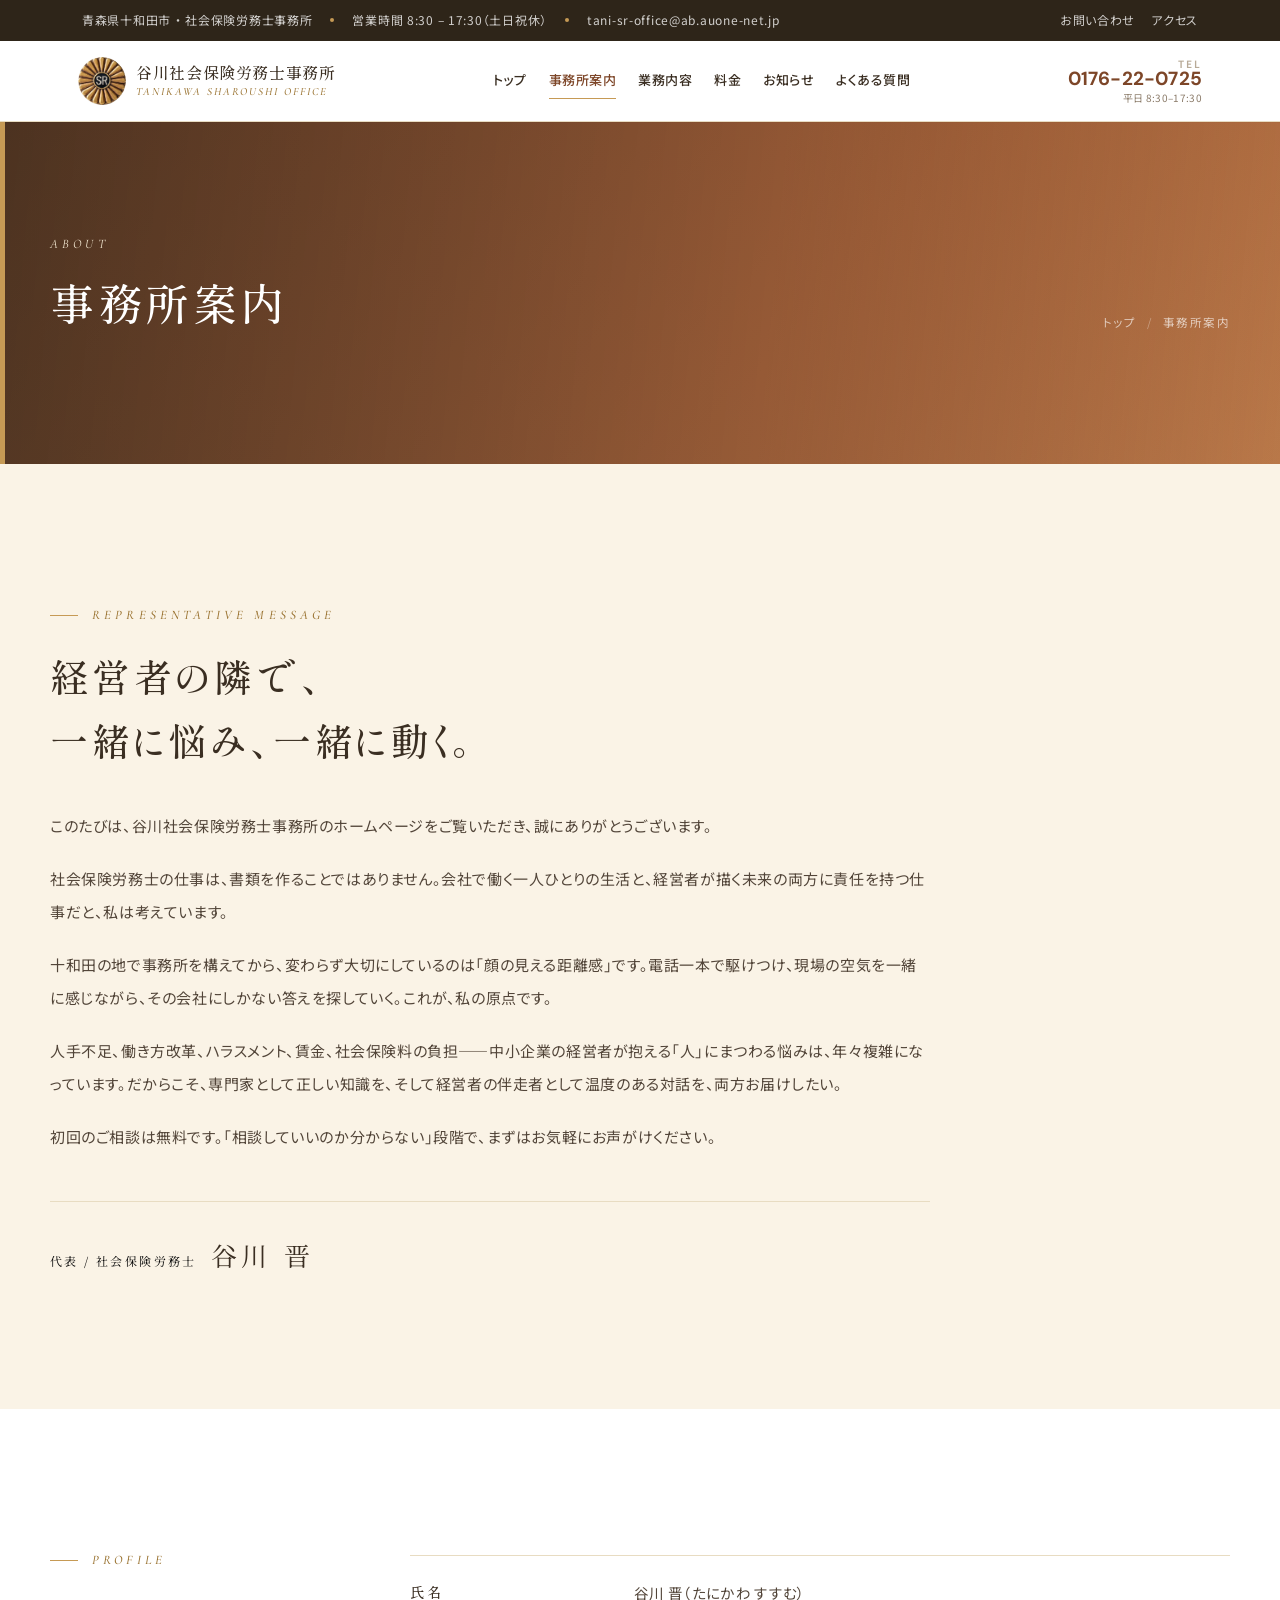
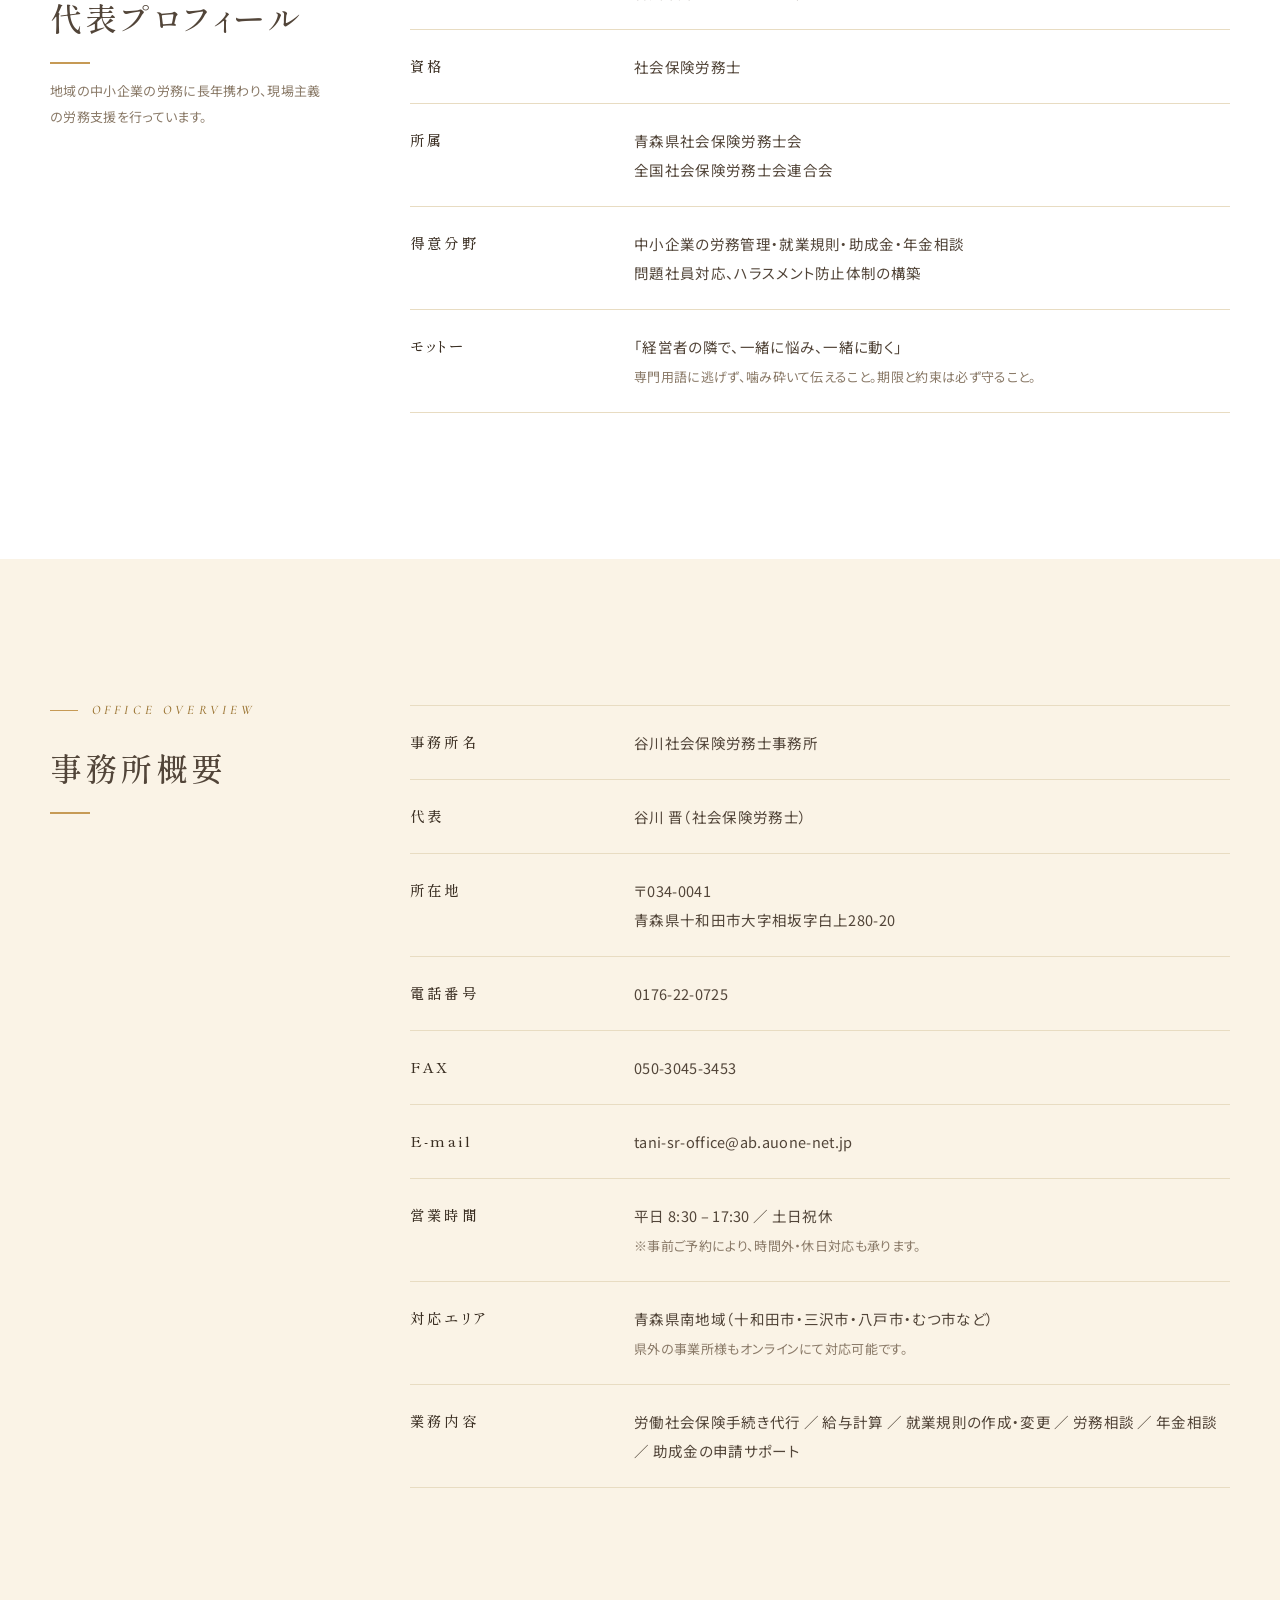
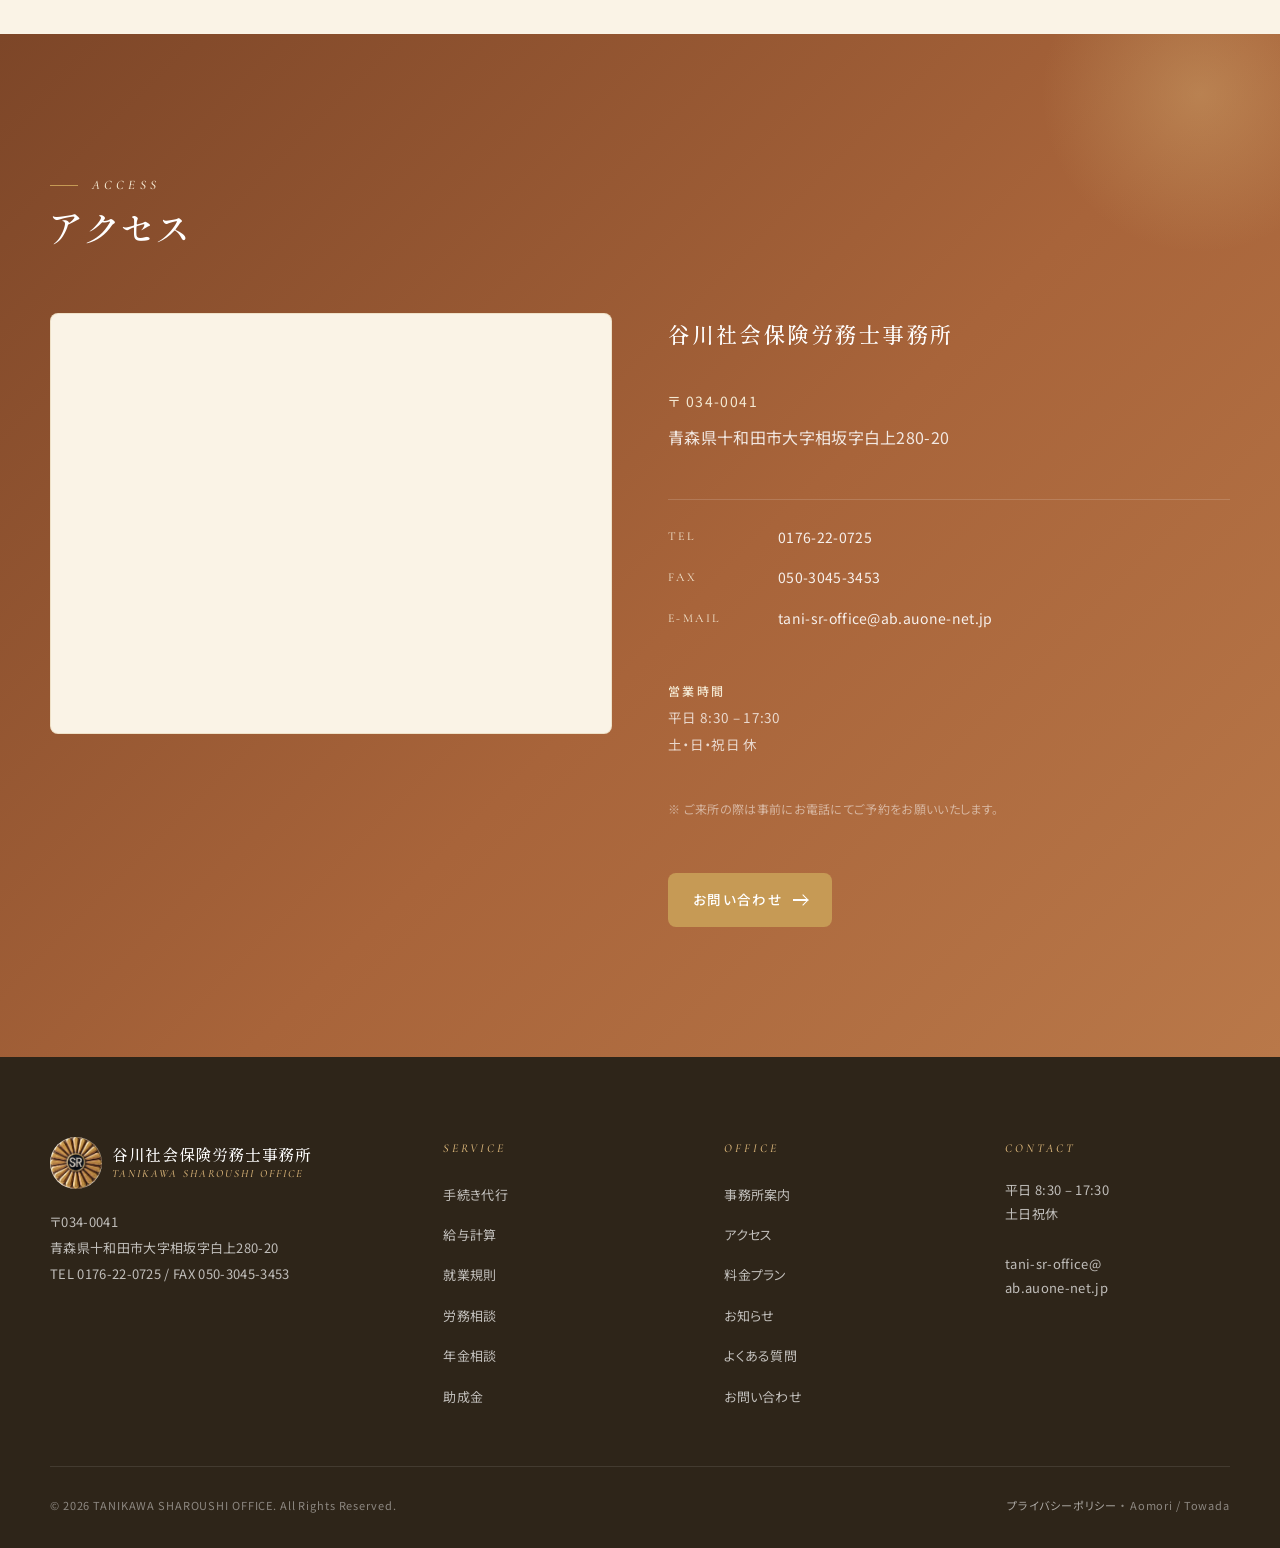
<file: docs/about.html>
<!DOCTYPE html>
<html lang="ja">
<head>
<meta charset="UTF-8">
<meta name="viewport" content="width=device-width, initial-scale=1.0">
<title>事務所案内 | 谷川社会保険労務士事務所</title>
<meta name="description" content="谷川社会保険労務士事務所の代表挨拶、事務所概要、アクセスマップ。青森県十和田市から地域の経営を支えます。">
<link rel="canonical" href="https://tani-sumsum.github.io/-HP/about.html">
<meta property="og:type" content="website">
<meta property="og:site_name" content="谷川社会保険労務士事務所">
<meta property="og:locale" content="ja_JP">
<meta property="og:url" content="https://tani-sumsum.github.io/-HP/about.html">
<meta property="og:title" content="事務所案内 | 谷川社会保険労務士事務所">
<meta property="og:description" content="谷川社会保険労務士事務所の代表挨拶、事務所概要、アクセスマップ。青森県十和田市から地域の経営を支えます。">
<meta property="og:image" content="https://tani-sumsum.github.io/-HP/assets/sr-emblem.jpg">
<meta name="twitter:card" content="summary">
<meta name="twitter:title" content="事務所案内 | 谷川社会保険労務士事務所">
<meta name="twitter:description" content="谷川社会保険労務士事務所の代表挨拶、事務所概要、アクセスマップ。青森県十和田市から地域の経営を支えます。">
<meta name="twitter:image" content="https://tani-sumsum.github.io/-HP/assets/sr-emblem.jpg">
<script type="application/ld+json">
{
  "@context": "https://schema.org",
  "@type": "ProfessionalService",
  "name": "谷川社会保険労務士事務所",
  "alternateName": "TANIKAWA SHAROUSHI OFFICE",
  "image": "https://tani-sumsum.github.io/-HP/assets/sr-emblem.jpg",
  "url": "https://tani-sumsum.github.io/-HP/",
  "telephone": "+81-176-22-0725",
  "email": "tani-sr-office@ab.auone-net.jp",
  "address": {
    "@type": "PostalAddress",
    "streetAddress": "大字相坂字白上280-20",
    "addressLocality": "十和田市",
    "addressRegion": "青森県",
    "postalCode": "034-0041",
    "addressCountry": "JP"
  },
  "openingHoursSpecification": {
    "@type": "OpeningHoursSpecification",
    "dayOfWeek": ["Monday", "Tuesday", "Wednesday", "Thursday", "Friday"],
    "opens": "08:30",
    "closes": "17:30"
  },
  "founder": {
    "@type": "Person",
    "name": "谷川晋"
  },
  "areaServed": {
    "@type": "City",
    "name": "十和田市"
  }
}
</script>
<link rel="preconnect" href="https://fonts.googleapis.com">
<link rel="preconnect" href="https://fonts.gstatic.com" crossorigin>
<link href="https://fonts.googleapis.com/css2?family=Shippori+Mincho+B1:wght@400;500;600&family=Noto+Serif+JP:wght@400;500;600&family=Noto+Sans+JP:wght@300;400;500;700&family=Cormorant+Garamond:ital,wght@0,400;0,500;1,400;1,500&family=DM+Sans:wght@400;500;700&display=swap" rel="stylesheet">
<link rel="stylesheet" href="assets/shared.css">
<style>
/* ============ ABOUT PAGE ============ */

/* Greeting */
.greeting {
  background: var(--paper-light);
  padding: 130px 32px;
  position: relative;
}
.greeting__inner {
  max-width: var(--max);
  margin: 0 auto;
  display: block;
}
.greeting__text { max-width: 880px; }
.greeting__photo { display: none; }
.greeting__text .eyebrow { color: var(--gold-deep); }
.greeting__title {
  font-family: var(--serif-jp);
  font-size: 38px;
  font-weight: 500;
  letter-spacing: 0.1em;
  line-height: 1.7;
  color: var(--ink);
  margin: 16px 0 36px;
}
.greeting__body p {
  font-size: 15px;
  line-height: 2.2;
  color: var(--text);
  margin: 0 0 20px;
  letter-spacing: 0.04em;
}
.greeting__sign {
  margin-top: 48px;
  display: flex;
  align-items: baseline;
  gap: 14px;
  border-top: 1px solid var(--line);
  padding-top: 28px;
}
.greeting__sign .role {
  font-family: var(--serif-jp);
  font-size: 12px;
  color: var(--text-soft);
  letter-spacing: 0.2em;
}
.greeting__sign .name {
  font-family: var(--serif-jp);
  font-size: 26px;
  color: var(--navy);
  letter-spacing: 0.18em;
}
.greeting__photo {
  position: sticky;
  top: 100px;
}
.photo-frame {
  aspect-ratio: 3/4;
  background: linear-gradient(160deg, var(--primary) 0%, var(--accent) 100%);
  position: relative;
  overflow: hidden;
  border-radius: var(--r-lg);
  box-shadow: 0 24px 48px rgba(125, 70, 40, 0.22);
}
.photo-frame::before {
  content: "";
  position: absolute;
  top: -30px; left: -30px;
  width: 100px; height: 100px;
  border-radius: 50%;
  background: var(--accent-2);
  opacity: 0.7;
}
.photo-frame::after {
  content: "";
  position: absolute;
  bottom: -40px; right: -20px;
  width: 140px; height: 140px;
  border-radius: 50%;
  background: var(--accent);
  opacity: 0.55;
}
.photo-frame__label {
  position: absolute;
  top: 24px;
  left: 24px;
  background: var(--white);
  padding: 6px 14px;
  border-radius: var(--r-pill);
  font-family: var(--display-jp);
  color: var(--primary-deep);
  font-size: 11px;
  letter-spacing: 0.18em;
  font-weight: 700;
  z-index: 2;
  box-shadow: 0 4px 12px rgba(0,0,0,0.08);
  writing-mode: horizontal-tb;
}
.photo-frame__en {
  position: absolute;
  bottom: 22px;
  right: 22px;
  font-family: var(--sans-en);
  color: rgba(255,255,255,0.95);
  font-size: 12px;
  letter-spacing: 0.15em;
  font-weight: 700;
  z-index: 2;
}
.photo-frame__silhouette {
  position: absolute;
  bottom: 0;
  left: 50%;
  transform: translateX(-50%);
  width: 78%;
  z-index: 1;
}

/* Profile / Career */
.profile {
  background: var(--white);
  padding: 130px 32px;
}
.profile__grid {
  display: grid;
  grid-template-columns: 280px 1fr;
  gap: 80px;
}
.profile__label .eyebrow { color: var(--gold-deep); }
.profile__label h2 {
  font-family: var(--serif-jp);
  font-size: 32px;
  margin: 14px 0 0;
  letter-spacing: 0.1em;
  font-weight: 500;
}
.profile__data {
  border-top: 1px solid var(--line);
}
.profile__row {
  display: grid;
  grid-template-columns: 200px 1fr;
  padding: 22px 0;
  border-bottom: 1px solid var(--line);
  gap: 24px;
  font-size: 14.5px;
}
.profile__row dt {
  font-family: var(--serif-jp);
  font-weight: 500;
  color: var(--navy);
  letter-spacing: 0.15em;
}
.profile__row dd {
  margin: 0;
  color: var(--text);
  line-height: 2;
}
.profile__row dd ul { padding: 0; margin: 0; list-style: none; }
.profile__row dd li {
  display: flex;
  gap: 18px;
  padding: 2px 0;
}
.profile__row dd li .year {
  font-family: var(--serif-en);
  color: var(--gold-deep);
  font-style: italic;
  min-width: 80px;
}

/* Office overview */
.overview {
  background: var(--paper);
  padding: 130px 32px;
}
.overview__grid {
  max-width: var(--max);
  margin: 0 auto;
  display: grid;
  grid-template-columns: 280px 1fr;
  gap: 80px;
}
.overview__label .eyebrow { color: var(--gold-deep); }
.overview__label h2 {
  font-family: var(--serif-jp);
  font-size: 32px;
  margin: 14px 0 0;
  letter-spacing: 0.1em;
  font-weight: 500;
}
.overview__table { border-top: 1px solid var(--line); }
.overview__row {
  display: grid;
  grid-template-columns: 200px 1fr;
  padding: 22px 0;
  border-bottom: 1px solid var(--line);
  gap: 24px;
  font-size: 14.5px;
}
.overview__row dt {
  font-family: var(--serif-jp);
  font-weight: 500;
  color: var(--navy);
  letter-spacing: 0.15em;
}
.overview__row dd { margin: 0; color: var(--text); line-height: 2; }

/* Access */
.access {
  background: linear-gradient(135deg, var(--primary-deep) 0%, var(--primary) 55%, var(--primary-vivid) 100%);
  color: var(--white);
  padding: 130px 32px;
  position: relative;
  overflow: hidden;
}
.access::before {
  content: "";
  position: absolute;
  top: -100px; right: -80px;
  width: 320px; height: 320px;
  background: radial-gradient(circle, rgba(214, 178, 119, 0.38) 0%, transparent 70%);
  border-radius: 50%;
}
.access__inner {
  max-width: var(--max);
  margin: 0 auto;
  position: relative;
}
.access__head { display: flex; justify-content: space-between; align-items: flex-end; margin-bottom: 56px; gap: 40px; flex-wrap: wrap; }
.access__head .section-title { color: var(--white); }
.access__head .eyebrow { color: var(--gold-soft); }
.access__grid {
  display: grid;
  grid-template-columns: 1fr 1fr;
  gap: 56px;
}
.access__map {
  aspect-ratio: 4/3;
  position: relative;
  overflow: hidden;
  border: 1px solid rgba(212, 182, 130, 0.3);
  border-radius: var(--r-md);
  background: var(--paper);
}
.access__map iframe { width: 100%; height: 100%; display: block; border: 0; }
.access__map svg { width: 100%; height: 100%; display: block; }
.access__info { display: flex; flex-direction: column; gap: 32px; }
.access__info h3 {
  font-family: var(--serif-jp);
  font-size: 22px;
  margin: 0;
  color: var(--white);
  letter-spacing: 0.08em;
  font-weight: 500;
}
.access__info .addr {
  font-size: 16px;
  line-height: 2;
  color: rgba(255,255,255,0.85);
}
.access__info .addr .zip {
  font-family: var(--serif-en);
  color: var(--gold-soft);
  font-size: 14px;
  letter-spacing: 0.1em;
  display: block;
  margin-bottom: 6px;
}
.access__info .contact-block {
  border-top: 1px solid rgba(255,255,255,0.15);
  padding-top: 24px;
  display: grid;
  grid-template-columns: 90px 1fr;
  gap: 14px 20px;
  font-size: 14px;
}
.access__info .contact-block dt {
  font-family: var(--serif-en);
  color: var(--gold-soft);
  letter-spacing: 0.2em;
  font-size: 12px;
  align-self: center;
}
.access__info .contact-block dd { margin: 0; color: rgba(255,255,255,0.9); }
.access__info .hours {
  font-size: 13.5px;
  color: rgba(255,255,255,0.75);
  line-height: 2;
}
.access__info .note {
  font-size: 12px;
  color: rgba(255,255,255,0.5);
  margin-top: 8px;
}

@media (max-width: 1024px) {
  .greeting__inner { grid-template-columns: 1fr; gap: 56px; }
  .greeting__photo { position: static; max-width: 320px; }
  .profile__grid, .overview__grid { grid-template-columns: 1fr; gap: 36px; }
  .profile__row, .overview__row { grid-template-columns: 140px 1fr; gap: 16px; }
  .access__grid { grid-template-columns: 1fr; gap: 32px; }
  .greeting__title { font-size: 26px; }
}
@media (max-width: 720px) {
  .greeting, .profile, .overview, .access { padding: 70px 20px; }
  .profile__row, .overview__row { grid-template-columns: 1fr; gap: 4px; padding: 16px 0; }
  .greeting__title { font-size: 22px; line-height: 1.9; }
}
</style>
</head>
<body data-screen-label="02 About">

<div class="utility-bar">
  <div class="utility-bar__inner">
    <div class="utility-bar__left">
      <span>青森県十和田市 ・ 社会保険労務士事務所</span>
      <span class="dot"></span>
      <span>営業時間 8:30 – 17:30（土日祝休）</span>
      <span class="dot item-mail"></span>
      <span class="item-mail">tani-sr-office@ab.auone-net.jp</span>
    </div>
    <div class="utility-bar__right">
      <a href="contact.html">お問い合わせ</a>
      <a href="about.html#access">アクセス</a>
    </div>
  </div>
</div>

<header class="site-header">
  <div class="site-header__inner">
    <a href="index.html" class="brand">
      <span class="brand__mark brand__mark--img"><img src="assets/sr-emblem.jpg" alt="谷川社会保険労務士事務所 エンブレム"></span>
      <span class="brand__text">
        <span class="brand__name">谷川社会保険労務士事務所</span>
        <span class="brand__sub">TANIKAWA SHAROUSHI OFFICE</span>
      </span>
    </a>
    <nav class="nav" aria-label="メインナビゲーション">
      <a href="index.html">トップ</a>
      <a href="about.html" class="is-current">事務所案内</a>
      <a href="services.html">業務内容</a>
      <a href="pricing.html">料金</a>
      <a href="news.html">お知らせ</a>
      <a href="faq.html">よくある質問</a>
    </nav>
    <div class="header-cta">
      <div class="tel-block">
        <span class="tel-block__label">TEL</span>
        <span class="tel-block__num">0176-22-0725</span>
        <span class="tel-block__hours">平日 8:30–17:30</span>
      </div>
      <a href="contact.html" class="btn btn--primary">ご相談はこちら<span class="arrow"></span></a>
      <button class="nav-toggle" aria-label="メニュー" aria-expanded="false">
        <span></span><span></span><span></span>
      </button>
    </div>
  </div>
</header>
<!-- Mobile drawer -->
<div class="mobile-drawer" id="mobileDrawer">
  <div class="mobile-drawer__panel">
    <div class="mobile-drawer__header">
      <span class="mobile-drawer__brand">谷川社会保険労務士事務所</span>
      <button class="mobile-drawer__close" aria-label="閉じる">×</button>
    </div>
    <a href="index.html" class="m-link">トップ <span class="en">Home</span></a>
    <a href="about.html" class="m-link">事務所案内 <span class="en">About</span></a>
    <a href="services.html" class="m-link">業務内容 <span class="en">Services</span></a>
    <a href="pricing.html" class="m-link">料金プラン <span class="en">Pricing</span></a>
    <a href="news.html" class="m-link">お知らせ <span class="en">News</span></a>
    <a href="faq.html" class="m-link">よくある質問 <span class="en">FAQ</span></a>
    <a href="contact.html" class="m-link">お問い合わせ <span class="en">Contact</span></a>
    <div class="mobile-drawer__cta">
      <div class="mobile-drawer__tel">
        <span class="l">TEL</span>
        <span class="n">0176-22-0725</span>
        <span class="h">平日 8:30 – 17:30</span>
      </div>
      <a href="contact.html" class="btn btn--primary">お問い合わせフォーム<span class="arrow"></span></a>
    </div>
  </div>
</div>


<!-- Page hero -->
<section class="page-hero" style="--hero-photo: url('https://images.unsplash.com/photo-1497366216548-37526070297c?w=1600&q=80&auto=format&fit=crop');">
  <div class="page-hero__inner">
    <div>
      <div class="page-hero__sub">About</div>
      <h1 class="page-hero__title">事務所案内</h1>
    </div>
    <div class="breadcrumb">
      <a href="index.html">トップ</a>
      <span class="sep">/</span>
      <span>事務所案内</span>
    </div>
  </div>
</section>

<!-- Greeting -->
<section class="greeting">
  <div class="greeting__inner">
    <div class="greeting__text">
      <div class="eyebrow">Representative Message</div>
      <h2 class="greeting__title">経営者の隣で、<br>一緒に悩み、一緒に動く。</h2>
      <div class="greeting__body">
        <p>
          このたびは、谷川社会保険労務士事務所のホームページをご覧いただき、誠にありがとうございます。
        </p>
        <p>
          社会保険労務士の仕事は、書類を作ることではありません。会社で働く一人ひとりの生活と、経営者が描く未来の両方に責任を持つ仕事だと、私は考えています。
        </p>
        <p>
          十和田の地で事務所を構えてから、変わらず大切にしているのは「顔の見える距離感」です。電話一本で駆けつけ、現場の空気を一緒に感じながら、その会社にしかない答えを探していく。これが、私の原点です。
        </p>
        <p>
          人手不足、働き方改革、ハラスメント、賃金、社会保険料の負担——中小企業の経営者が抱える「人」にまつわる悩みは、年々複雑になっています。だからこそ、専門家として正しい知識を、そして経営者の伴走者として温度のある対話を、両方お届けしたい。
        </p>
        <p>
          初回のご相談は無料です。「相談していいのか分からない」段階で、まずはお気軽にお声がけください。
        </p>
      </div>
      <div class="greeting__sign">
        <span class="role" style="color: rgb(10, 10, 10);">代表 / 社会保険労務士</span>
        <span class="name">谷川 晋</span>
      </div>
    </div>
    <div class="greeting__photo" hidden></div>
  </div>
</section>

<!-- Profile -->
<section class="profile">
  <div class="container">
    <div class="profile__grid">
      <div class="profile__label">
        <div class="eyebrow">Profile</div>
        <h2>代表プロフィール</h2>
        <span class="gold-rule"></span>
        <p style="font-size:13px; color:var(--text-soft); line-height:2; margin-top:14px;">
          地域の中小企業の労務に長年携わり、現場主義の労務支援を行っています。
        </p>
      </div>
      <dl class="profile__data">
        <div class="profile__row">
          <dt>氏名</dt>
          <dd>谷川 晋（たにかわ すすむ）</dd>
        </div>
        <div class="profile__row">
          <dt>資格</dt>
          <dd>
            社会保険労務士
          </dd>
        </div>
        <div class="profile__row">
          <dt>所属</dt>
          <dd>
            青森県社会保険労務士会<br>
            全国社会保険労務士会連合会
          </dd>
        </div>
        <div class="profile__row">
          <dt>得意分野</dt>
          <dd>
            中小企業の労務管理・就業規則・助成金・年金相談<br>
            問題社員対応、ハラスメント防止体制の構築
          </dd>
        </div>
        <div class="profile__row">
          <dt>モットー</dt>
          <dd>
            「経営者の隣で、一緒に悩み、一緒に動く」<br>
            <span style="color:var(--text-soft); font-size:13px;">専門用語に逃げず、噛み砕いて伝えること。期限と約束は必ず守ること。</span>
          </dd>
        </div>
      </dl>
    </div>
  </div>
</section>

<!-- Office overview -->
<section class="overview">
  <div class="overview__grid">
    <div class="overview__label">
      <div class="eyebrow">Office Overview</div>
      <h2>事務所概要</h2>
      <span class="gold-rule"></span>
    </div>
    <dl class="overview__table">
      <div class="overview__row">
        <dt>事務所名</dt>
        <dd>谷川社会保険労務士事務所</dd>
      </div>
      <div class="overview__row">
        <dt>代表</dt>
        <dd>谷川 晋（社会保険労務士）</dd>
      </div>
      <div class="overview__row">
        <dt>所在地</dt>
        <dd>〒034-0041<br>青森県十和田市大字相坂字白上280-20</dd>
      </div>
      <div class="overview__row">
        <dt>電話番号</dt>
        <dd>0176-22-0725</dd>
      </div>
      <div class="overview__row">
        <dt>FAX</dt>
        <dd>050-3045-3453</dd>
      </div>
      <div class="overview__row">
        <dt>E-mail</dt>
        <dd>tani-sr-office@ab.auone-net.jp</dd>
      </div>
      <div class="overview__row">
        <dt>営業時間</dt>
        <dd>平日 8:30 – 17:30 ／ 土日祝休<br><span style="color:var(--text-soft); font-size:13px;">※事前ご予約により、時間外・休日対応も承ります。</span></dd>
      </div>
      <div class="overview__row">
        <dt>対応エリア</dt>
        <dd>青森県南地域（十和田市・三沢市・八戸市・むつ市など）<br><span style="color:var(--text-soft); font-size:13px;">県外の事業所様もオンラインにて対応可能です。</span></dd>
      </div>
      <div class="overview__row">
        <dt>業務内容</dt>
        <dd>労働社会保険手続き代行 ／ 給与計算 ／ 就業規則の作成・変更 ／ 労務相談 ／ 年金相談 ／ 助成金の申請サポート</dd>
      </div>
    </dl>
  </div>
</section>

<!-- Access -->
<section class="access" id="access">
  <div class="access__inner">
    <div class="access__head">
      <div>
        <div class="eyebrow">Access</div>
        <h2 class="section-title">アクセス</h2>
      </div>

    </div>

    <div class="access__grid">
      <!-- Google Map -->
      <div class="access__map">
        <iframe
          src="https://www.google.com/maps?q=%E9%9D%92%E6%A3%AE%E7%9C%8C%E5%8D%81%E5%92%8C%E7%94%B0%E5%B8%82%E5%A4%A7%E5%AD%97%E7%9B%B8%E5%9D%82%E5%AD%97%E7%99%BD%E4%B8%8A280-20&output=embed"
          width="100%"
          height="100%"
          style="border:0; display:block;"
          loading="lazy"
          referrerpolicy="no-referrer-when-downgrade"
          title="谷川社会保険労務士事務所 地図"
        ></iframe>
      </div>

      <div class="access__info">
        <h3>谷川社会保険労務士事務所</h3>
        <div class="addr">
          <span class="zip" style="font-family: 'Noto Sans JP';">〒 034-0041</span>
          青森県十和田市大字相坂字白上280-20
        </div>

        <dl class="contact-block">
          <dt>TEL</dt><dd>0176-22-0725</dd>
          <dt>FAX</dt><dd>050-3045-3453</dd>
          <dt>E-MAIL</dt><dd>tani-sr-office@ab.auone-net.jp</dd>
        </dl>

        <div class="hours">
          <strong style="color:var(--gold-soft); font-weight:500; letter-spacing:0.2em; font-size:12px;">営業時間</strong><br>
          平日 8:30 – 17:30<br>
          土・日・祝日 休
        </div>

        <p class="note">※ ご来所の際は事前にお電話にてご予約をお願いいたします。</p>

        <div style="margin-top: 8px;">
          <a href="contact.html" class="btn btn--gold">お問い合わせ<span class="arrow"></span></a>
        </div>
      </div>
    </div>
  </div>
</section>


<!-- Mobile sticky CTA -->
<div class="mobile-cta">
  <a href="tel:0176-22-0725" class="tel-cta">
    <svg width="14" height="14" viewBox="0 0 24 24" fill="none" stroke="currentColor" stroke-width="2"><path d="M22 16.92v3a2 2 0 0 1-2.18 2 19.79 19.79 0 0 1-8.63-3.07 19.5 19.5 0 0 1-6-6 19.79 19.79 0 0 1-3.07-8.67A2 2 0 0 1 4.11 2h3a2 2 0 0 1 2 1.72c.13.96.37 1.9.72 2.81a2 2 0 0 1-.45 2.11L8.09 9.91a16 16 0 0 0 6 6l1.27-1.27a2 2 0 0 1 2.11-.45c.91.35 1.85.59 2.81.72A2 2 0 0 1 22 16.92z"/></svg>
    お電話
  </a>
  <a href="contact.html" class="form-cta">フォームでご相談 <span class="arrow"></span></a>
</div>
<!-- Footer -->
<footer class="site-footer">
  <div class="footer-grid">
    <div class="footer-brand">
      <a href="index.html" class="brand">
        <span class="brand__mark brand__mark--img"><img src="assets/sr-emblem.jpg" alt="谷川社会保険労務士事務所 エンブレム"></span>
        <span class="brand__text">
          <span class="brand__name">谷川社会保険労務士事務所</span>
          <span class="brand__sub">TANIKAWA SHAROUSHI OFFICE</span>
        </span>
      </a>
      <p>
        〒034-0041<br>
        青森県十和田市大字相坂字白上280-20<br>
        TEL 0176-22-0725 / FAX 050-3045-3453
      </p>
    </div>
    <div class="footer-col">
      <h4>Service</h4>
      <ul>
        <li><a href="services.html#proc">手続き代行</a></li>
        <li><a href="services.html#payroll">給与計算</a></li>
        <li><a href="services.html#rules">就業規則</a></li>
        <li><a href="services.html#consult">労務相談</a></li>
        <li><a href="services.html#pension">年金相談</a></li>
        <li><a href="services.html#subsidy">助成金</a></li>
      </ul>
    </div>
    <div class="footer-col">
      <h4>Office</h4>
      <ul>
        <li><a href="about.html">事務所案内</a></li>
        <li><a href="about.html#access">アクセス</a></li>
        <li><a href="pricing.html">料金プラン</a></li>
        <li><a href="news.html">お知らせ</a></li>
        <li><a href="faq.html">よくある質問</a></li>
        <li><a href="contact.html">お問い合わせ</a></li>
      </ul>
    </div>
    <div class="footer-col">
      <h4>Contact</h4>
      <p>
        平日 8:30 – 17:30<br>
        土日祝休<br><br>
        tani-sr-office@<br>ab.auone-net.jp
      </p>
    </div>
  </div>
  <div class="footer-bottom">
    <span>© 2026 TANIKAWA SHAROUSHI OFFICE. All Rights Reserved.</span>
    <span><a href="privacy.html" style="color:rgba(255,255,255,0.6);">プライバシーポリシー</a> ・ Aomori / Towada</span>
  </div>
</footer>


<script>
(function() {
  const toggle = document.querySelector('.nav-toggle');
  const drawer = document.getElementById('mobileDrawer');
  if (!toggle || !drawer) return;
  const closeBtn = drawer.querySelector('.mobile-drawer__close');
  function open() {
    drawer.classList.add('is-open');
    toggle.classList.add('is-open');
    toggle.setAttribute('aria-expanded', 'true');
    document.body.style.overflow = 'hidden';
  }
  function close() {
    drawer.classList.remove('is-open');
    toggle.classList.remove('is-open');
    toggle.setAttribute('aria-expanded', 'false');
    document.body.style.overflow = '';
  }
  toggle.addEventListener('click', () => drawer.classList.contains('is-open') ? close() : open());
  closeBtn.addEventListener('click', close);
  drawer.addEventListener('click', (e) => { if (e.target === drawer) close(); });
  drawer.querySelectorAll('a.m-link').forEach(a => a.addEventListener('click', close));
})();
</script>
</body>
</html>
</file>
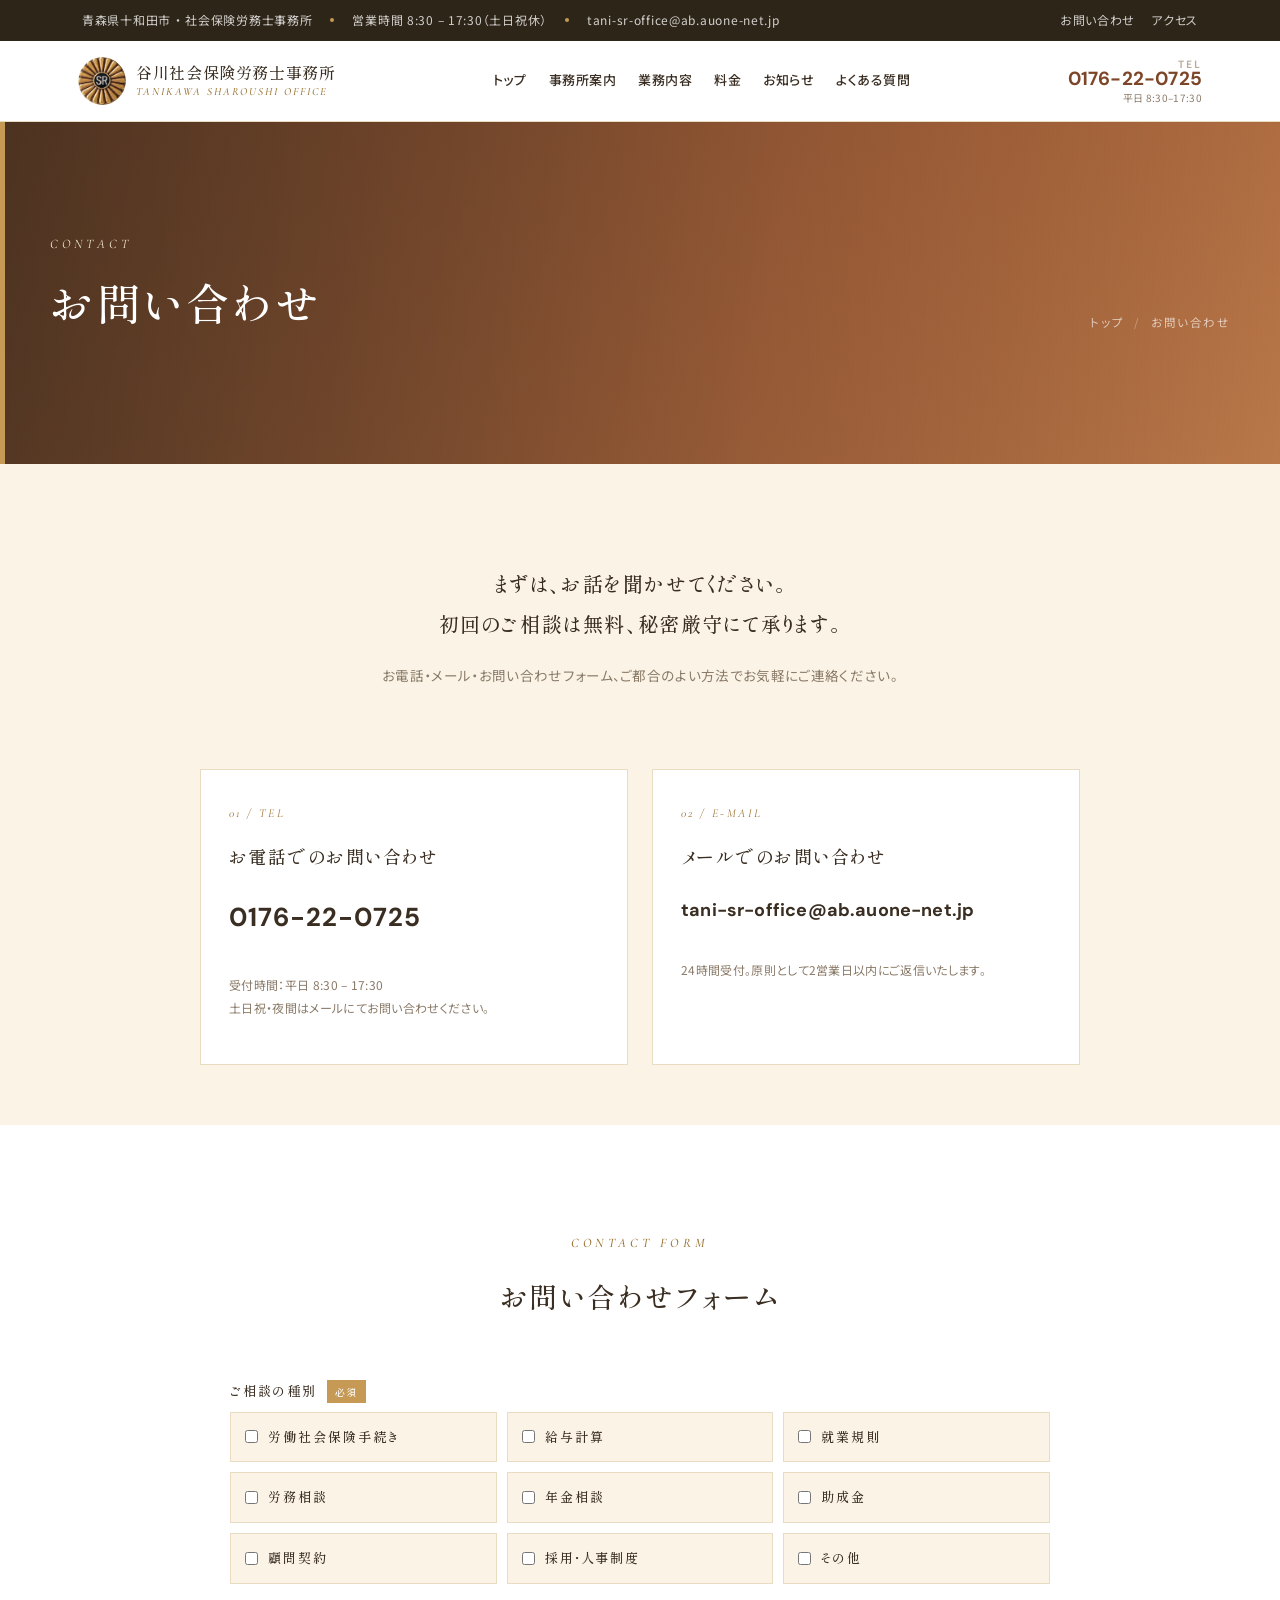
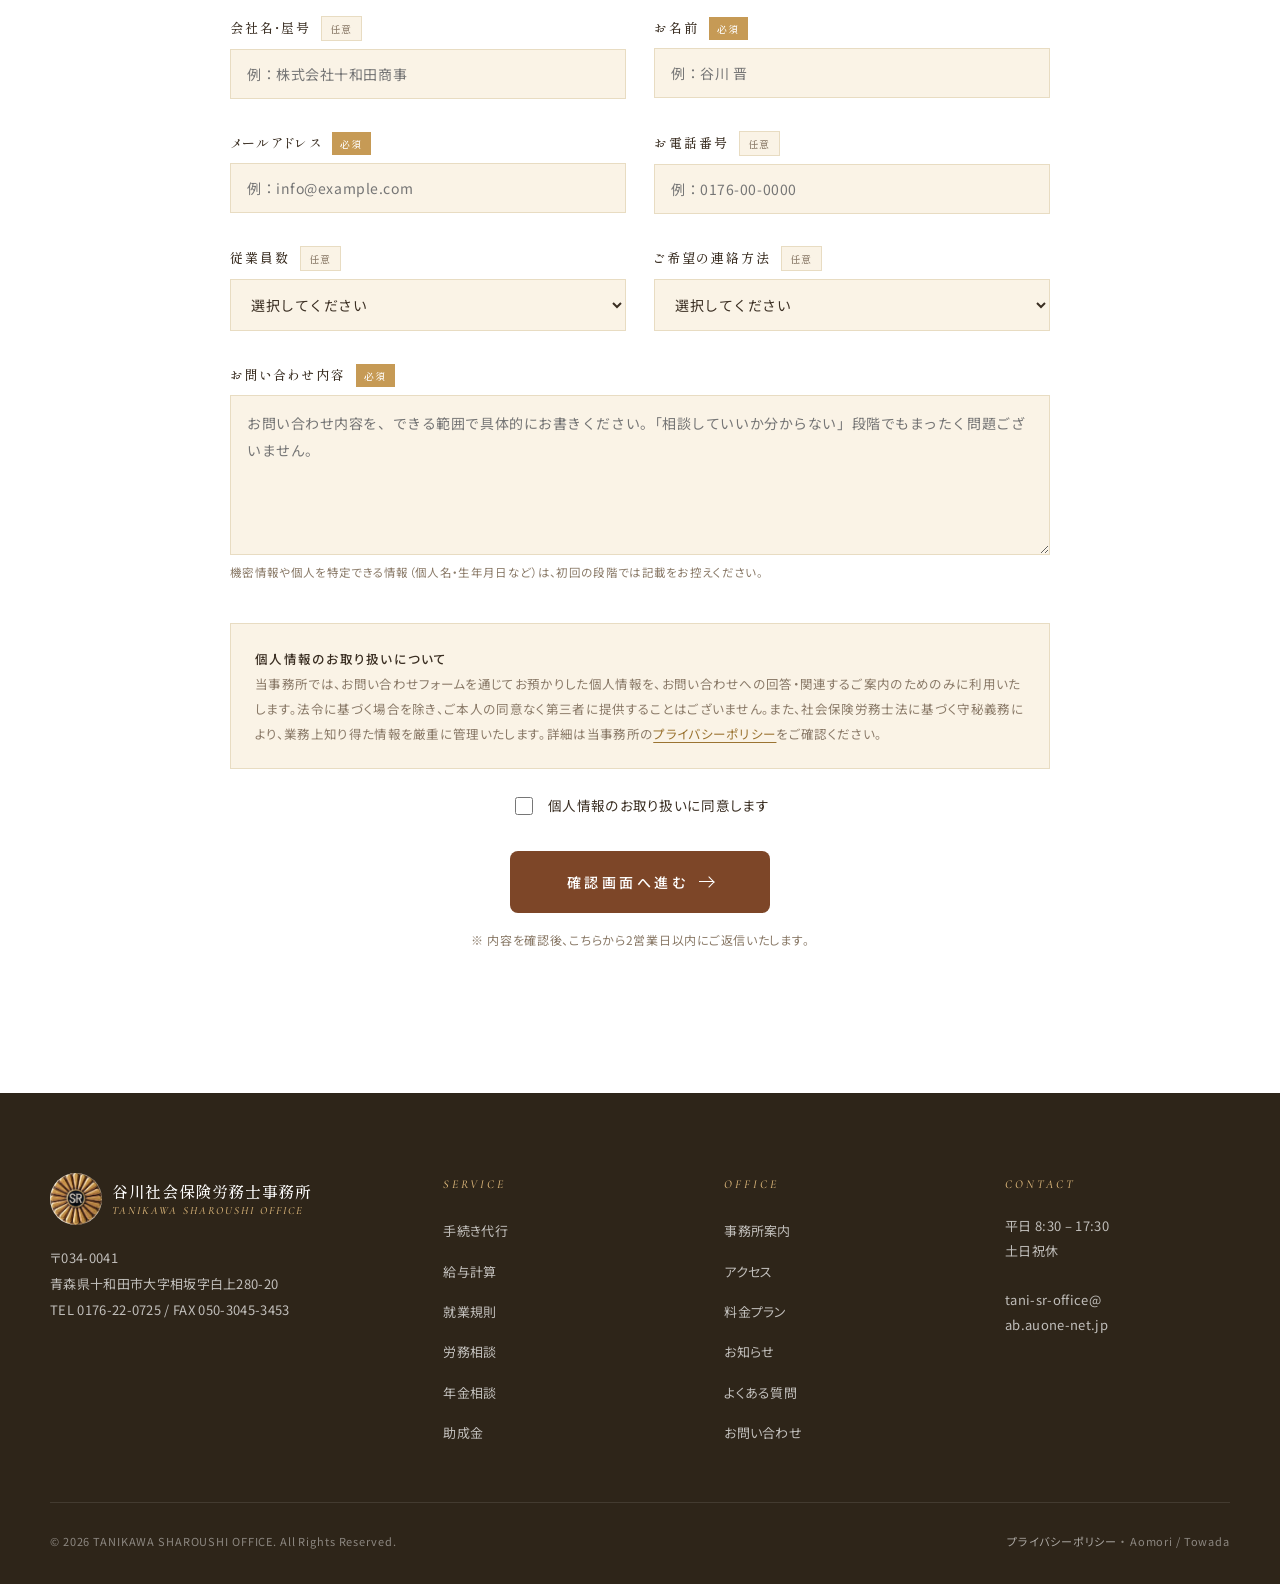
<file: docs/contact.html>
<!DOCTYPE html>
<html lang="ja">
<head>
<meta charset="UTF-8">
<meta name="viewport" content="width=device-width, initial-scale=1.0">
<title>お問い合わせ | 谷川社会保険労務士事務所</title>
<meta name="description" content="谷川社会保険労務士事務所へのお問い合わせフォーム。初回相談無料・秘密厳守。電話・メール・フォームよりお気軽にどうぞ。">
<link rel="canonical" href="https://tani-sumsum.github.io/-HP/contact.html">
<meta property="og:type" content="website">
<meta property="og:site_name" content="谷川社会保険労務士事務所">
<meta property="og:locale" content="ja_JP">
<meta property="og:url" content="https://tani-sumsum.github.io/-HP/contact.html">
<meta property="og:title" content="お問い合わせ | 谷川社会保険労務士事務所">
<meta property="og:description" content="谷川社会保険労務士事務所へのお問い合わせフォーム。初回相談無料・秘密厳守。電話・メール・フォームよりお気軽にどうぞ。">
<meta property="og:image" content="https://tani-sumsum.github.io/-HP/assets/sr-emblem.jpg">
<meta name="twitter:card" content="summary">
<meta name="twitter:title" content="お問い合わせ | 谷川社会保険労務士事務所">
<meta name="twitter:description" content="谷川社会保険労務士事務所へのお問い合わせフォーム。初回相談無料・秘密厳守。電話・メール・フォームよりお気軽にどうぞ。">
<meta name="twitter:image" content="https://tani-sumsum.github.io/-HP/assets/sr-emblem.jpg">
<script type="application/ld+json">
{
  "@context": "https://schema.org",
  "@type": "ProfessionalService",
  "name": "谷川社会保険労務士事務所",
  "alternateName": "TANIKAWA SHAROUSHI OFFICE",
  "image": "https://tani-sumsum.github.io/-HP/assets/sr-emblem.jpg",
  "url": "https://tani-sumsum.github.io/-HP/",
  "telephone": "+81-176-22-0725",
  "email": "tani-sr-office@ab.auone-net.jp",
  "address": {
    "@type": "PostalAddress",
    "streetAddress": "大字相坂字白上280-20",
    "addressLocality": "十和田市",
    "addressRegion": "青森県",
    "postalCode": "034-0041",
    "addressCountry": "JP"
  },
  "openingHoursSpecification": {
    "@type": "OpeningHoursSpecification",
    "dayOfWeek": ["Monday", "Tuesday", "Wednesday", "Thursday", "Friday"],
    "opens": "08:30",
    "closes": "17:30"
  },
  "founder": {
    "@type": "Person",
    "name": "谷川晋"
  },
  "areaServed": {
    "@type": "City",
    "name": "十和田市"
  }
}
</script>
<link rel="preconnect" href="https://fonts.googleapis.com">
<link rel="preconnect" href="https://fonts.gstatic.com" crossorigin>
<link href="https://fonts.googleapis.com/css2?family=Shippori+Mincho+B1:wght@400;500;600&family=Noto+Serif+JP:wght@400;500;600&family=Noto+Sans+JP:wght@300;400;500;700&family=Cormorant+Garamond:ital,wght@0,400;0,500;1,400;1,500&family=DM+Sans:wght@400;500;700&display=swap" rel="stylesheet">
<link rel="stylesheet" href="assets/shared.css">
<style>
.contact-intro {
  background: var(--paper-light);
  padding: 100px 32px 50px;
  text-align: center;
}
.contact-intro__text {
  font-family: var(--serif-jp);
  font-size: 20px;
  color: var(--ink);
  line-height: 2;
  letter-spacing: 0.08em;
  max-width: 680px;
  margin: 0 auto 18px;
  font-weight: 500;
}
.contact-intro__sub {
  font-size: 13.5px;
  color: var(--text-soft);
  line-height: 2;
  margin: 0;
}

.contact-options {
  background: var(--paper-light);
  padding: 30px 32px 60px;
}
.contact-options__grid {
  max-width: var(--max-narrow);
  margin: 0 auto;
  display: grid;
  grid-template-columns: 1fr 1fr;
  gap: 24px;
}
.option-card {
  background: var(--white);
  border: 1px solid var(--line);
  padding: 32px 28px;
  display: flex;
  flex-direction: column;
  gap: 14px;
}
.option-card .num {
  font-family: var(--serif-en);
  color: var(--gold-deep);
  font-size: 12px;
  letter-spacing: 0.2em;
  font-style: italic;
}
.option-card h3 {
  font-family: var(--serif-jp);
  font-size: 18px;
  color: var(--ink);
  margin: 0;
  letter-spacing: 0.08em;
  font-weight: 500;
}
.option-card .big {
  font-family: "DM Sans", "Noto Sans JP", sans-serif;
  font-weight: 700;
  font-size: 26px;
  color: var(--navy);
  letter-spacing: 0.04em;
  margin: 6px 0;
}
.option-card .small { font-size: 12px; color: var(--text-soft); line-height: 1.9; }

/* Main form */
.form-section { background: var(--white); padding: 100px 32px 130px; }
.form-section__inner {
  max-width: 820px;
  margin: 0 auto;
}
.form-section__head {
  text-align: center;
  margin-bottom: 56px;
}
.form-section__head .eyebrow {
  justify-content: center;
  color: var(--gold-deep);
}
.form-section__head .eyebrow::before { display: none; }
.form-section__head h2 {
  font-family: var(--serif-jp);
  font-size: 28px;
  margin: 14px 0 0;
  color: var(--ink);
  letter-spacing: 0.1em;
  font-weight: 500;
}

.form-grid {
  display: grid;
  grid-template-columns: 1fr 1fr;
  gap: 32px 28px;
}
.form-field { display: flex; flex-direction: column; gap: 8px; }
.form-field.full { grid-column: 1 / -1; }

.form-field label {
  font-family: var(--serif-jp);
  font-size: 13px;
  letter-spacing: 0.15em;
  color: var(--navy);
  font-weight: 500;
  display: flex;
  align-items: center;
  gap: 10px;
}
.form-field label .req {
  font-size: 10px;
  letter-spacing: 0.15em;
  padding: 2px 8px;
  background: var(--gold);
  color: var(--white);
}
.form-field label .opt {
  font-size: 10px;
  letter-spacing: 0.15em;
  padding: 2px 8px;
  background: var(--paper);
  color: var(--text-soft);
  border: 1px solid var(--line);
}

.form-field input,
.form-field select,
.form-field textarea {
  font-family: var(--sans-jp);
  font-size: 14px;
  padding: 14px 16px;
  border: 1px solid var(--line);
  background: var(--paper-light);
  color: var(--ink);
  transition: all 0.2s;
  letter-spacing: 0.04em;
}
.form-field input:focus,
.form-field select:focus,
.form-field textarea:focus {
  outline: none;
  border-color: var(--gold);
  background: var(--white);
  box-shadow: 0 0 0 3px rgba(176, 137, 71, 0.1);
}
.form-field textarea { resize: vertical; min-height: 160px; line-height: 1.9; }
.form-field .hint { font-size: 11.5px; color: var(--text-soft); line-height: 1.7; }

/* Checkbox group */
.checkbox-grid {
  display: grid;
  grid-template-columns: repeat(3, 1fr);
  gap: 10px;
}
.check-item {
  display: flex;
  align-items: center;
  gap: 10px;
  padding: 12px 14px;
  border: 1px solid var(--line);
  background: var(--paper-light);
  cursor: pointer;
  font-size: 13px;
  color: var(--text);
  transition: all 0.2s;
}
.check-item:hover { border-color: var(--gold); background: var(--white); }
.check-item input { accent-color: var(--gold); margin: 0; }

/* Privacy */
.privacy-box {
  background: var(--paper);
  border: 1px solid var(--line);
  padding: 22px 24px;
  font-size: 12.5px;
  color: var(--text-soft);
  line-height: 2;
  margin: 40px 0 24px;
  max-height: 160px;
  overflow-y: auto;
}
.privacy-check {
  display: flex;
  align-items: center;
  justify-content: center;
  gap: 12px;
  font-size: 13.5px;
  color: var(--ink);
  margin: 0 0 32px;
}
.privacy-check input { accent-color: var(--gold); width: 18px; height: 18px; }
.privacy-check a { color: var(--gold-deep); text-decoration: underline; text-underline-offset: 4px; }

.form-submit { text-align: center; }
.form-submit .btn {
  padding: 20px 56px;
  font-size: 14px;
  letter-spacing: 0.25em;
}
.form-note {
  text-align: center;
  font-size: 12px;
  color: var(--text-soft);
  margin-top: 16px;
  letter-spacing: 0.06em;
}

@media (max-width: 1024px) {
  .contact-options__grid { grid-template-columns: 1fr; }
  .checkbox-grid { grid-template-columns: 1fr 1fr; }
}
@media (max-width: 720px) {
  .form-grid { grid-template-columns: 1fr; }
  .checkbox-grid { grid-template-columns: 1fr; }
}
</style>
</head>
<body data-screen-label="07 Contact">

<div class="utility-bar">
  <div class="utility-bar__inner">
    <div class="utility-bar__left">
      <span>青森県十和田市 ・ 社会保険労務士事務所</span>
      <span class="dot"></span>
      <span>営業時間 8:30 – 17:30（土日祝休）</span>
      <span class="dot item-mail"></span>
      <span class="item-mail">tani-sr-office@ab.auone-net.jp</span>
    </div>
    <div class="utility-bar__right">
      <a href="contact.html">お問い合わせ</a>
      <a href="about.html#access">アクセス</a>
    </div>
  </div>
</div>

<header class="site-header">
  <div class="site-header__inner">
    <a href="index.html" class="brand">
      <span class="brand__mark brand__mark--img"><img src="assets/sr-emblem.jpg" alt="谷川社会保険労務士事務所 エンブレム"></span>
      <span class="brand__text">
        <span class="brand__name">谷川社会保険労務士事務所</span>
        <span class="brand__sub">TANIKAWA SHAROUSHI OFFICE</span>
      </span>
    </a>
    <nav class="nav" aria-label="メインナビゲーション">
      <a href="index.html">トップ</a>
      <a href="about.html">事務所案内</a>
      <a href="services.html">業務内容</a>
      <a href="pricing.html">料金</a>
      <a href="news.html">お知らせ</a>
      <a href="faq.html">よくある質問</a>
    </nav>
    <div class="header-cta">
      <div class="tel-block">
        <span class="tel-block__label">TEL</span>
        <span class="tel-block__num">0176-22-0725</span>
        <span class="tel-block__hours">平日 8:30–17:30</span>
      </div>
      <a href="contact.html" class="btn btn--primary">ご相談はこちら<span class="arrow"></span></a>
      <button class="nav-toggle" aria-label="メニュー" aria-expanded="false">
        <span></span><span></span><span></span>
      </button>
    </div>
  </div>
</header>
<!-- Mobile drawer -->
<div class="mobile-drawer" id="mobileDrawer">
  <div class="mobile-drawer__panel">
    <div class="mobile-drawer__header">
      <span class="mobile-drawer__brand">谷川社会保険労務士事務所</span>
      <button class="mobile-drawer__close" aria-label="閉じる">×</button>
    </div>
    <a href="index.html" class="m-link">トップ <span class="en">Home</span></a>
    <a href="about.html" class="m-link">事務所案内 <span class="en">About</span></a>
    <a href="services.html" class="m-link">業務内容 <span class="en">Services</span></a>
    <a href="pricing.html" class="m-link">料金プラン <span class="en">Pricing</span></a>
    <a href="news.html" class="m-link">お知らせ <span class="en">News</span></a>
    <a href="faq.html" class="m-link">よくある質問 <span class="en">FAQ</span></a>
    <a href="contact.html" class="m-link">お問い合わせ <span class="en">Contact</span></a>
    <div class="mobile-drawer__cta">
      <div class="mobile-drawer__tel">
        <span class="l">TEL</span>
        <span class="n">0176-22-0725</span>
        <span class="h">平日 8:30 – 17:30</span>
      </div>
      <a href="contact.html" class="btn btn--primary">お問い合わせフォーム<span class="arrow"></span></a>
    </div>
  </div>
</div>


<section class="page-hero" style="--hero-photo: url('https://images.unsplash.com/photo-1497366754035-f200968a6e72?w=1600&q=80&auto=format&fit=crop');">
  <div class="page-hero__inner">
    <div>
      <div class="page-hero__sub">Contact</div>
      <h1 class="page-hero__title">お問い合わせ</h1>
    </div>
    <div class="breadcrumb">
      <a href="index.html">トップ</a>
      <span class="sep">/</span>
      <span>お問い合わせ</span>
    </div>
  </div>
</section>

<!-- Intro -->
<section class="contact-intro">
  <p class="contact-intro__text">まずは、お話を聞かせてください。<br>初回のご相談は無料、秘密厳守にて承ります。</p>
  <p class="contact-intro__sub">お電話・メール・お問い合わせフォーム、ご都合のよい方法でお気軽にご連絡ください。</p>
</section>

<!-- Options -->
<section class="contact-options">
  <div class="contact-options__grid">
    <div class="option-card">
      <span class="num">01 / TEL</span>
      <h3>お電話でのお問い合わせ</h3>
      <div class="big">0176-22-0725</div>
      <p class="small">受付時間：平日 8:30 – 17:30<br>土日祝・夜間はメールにてお問い合わせください。</p>
    </div>
    <div class="option-card">
      <span class="num">02 / E-MAIL</span>
      <h3>メールでのお問い合わせ</h3>
      <div class="big" style="font-size:18px; letter-spacing:0.01em;">tani-sr-office@ab.auone-net.jp</div>
      <p class="small">24時間受付。原則として2営業日以内にご返信いたします。</p>
    </div>
  </div>
</section>

<!-- Form -->
<section class="form-section">
  <div class="form-section__inner">
    <div class="form-section__head">
      <div class="eyebrow">Contact Form</div>
      <h2>お問い合わせフォーム</h2>
    </div>

    <form class="contact-form" onsubmit="event.preventDefault(); alert('お問い合わせありがとうございます。\\n（本サイトはサンプルのため、実際の送信は行われません）');">
      <div class="form-grid">

        <div class="form-field full">
          <label>ご相談の種別 <span class="req">必須</span></label>
          <div class="checkbox-grid">
            <label class="check-item"><input type="checkbox" name="topic"> 労働社会保険手続き</label>
            <label class="check-item"><input type="checkbox" name="topic"> 給与計算</label>
            <label class="check-item"><input type="checkbox" name="topic"> 就業規則</label>
            <label class="check-item"><input type="checkbox" name="topic"> 労務相談</label>
            <label class="check-item"><input type="checkbox" name="topic"> 年金相談</label>
            <label class="check-item"><input type="checkbox" name="topic"> 助成金</label>
            <label class="check-item"><input type="checkbox" name="topic"> 顧問契約</label>
            <label class="check-item"><input type="checkbox" name="topic"> 採用・人事制度</label>
            <label class="check-item"><input type="checkbox" name="topic"> その他</label>
          </div>
        </div>

        <div class="form-field">
          <label for="company">会社名・屋号 <span class="opt">任意</span></label>
          <input id="company" type="text" placeholder="例：株式会社十和田商事">
        </div>

        <div class="form-field">
          <label for="name">お名前 <span class="req">必須</span></label>
          <input id="name" type="text" placeholder="例：谷川 晋" required>
        </div>

        <div class="form-field">
          <label for="email">メールアドレス <span class="req">必須</span></label>
          <input id="email" type="email" placeholder="例：info@example.com" required>
        </div>

        <div class="form-field">
          <label for="tel">お電話番号 <span class="opt">任意</span></label>
          <input id="tel" type="tel" placeholder="例：0176-00-0000">
        </div>

        <div class="form-field">
          <label for="emp">従業員数 <span class="opt">任意</span></label>
          <select id="emp">
            <option value="">選択してください</option>
            <option>個人事業（社員なし）</option>
            <option>1〜5名</option>
            <option>6〜10名</option>
            <option>11〜20名</option>
            <option>21〜50名</option>
            <option>51名以上</option>
          </select>
        </div>

        <div class="form-field">
          <label for="prefer">ご希望の連絡方法 <span class="opt">任意</span></label>
          <select id="prefer">
            <option value="">選択してください</option>
            <option>メール</option>
            <option>電話</option>
            <option>どちらでも</option>
          </select>
        </div>

        <div class="form-field full">
          <label for="msg">お問い合わせ内容 <span class="req">必須</span></label>
          <textarea id="msg" placeholder="お問い合わせ内容を、できる範囲で具体的にお書きください。「相談していいか分からない」段階でもまったく問題ございません。" required></textarea>
          <span class="hint">機密情報や個人を特定できる情報（個人名・生年月日など）は、初回の段階では記載をお控えください。</span>
        </div>
      </div>

      <div class="privacy-box">
        <strong style="color:var(--navy); font-weight:500; letter-spacing:0.1em;">個人情報のお取り扱いについて</strong><br>
        当事務所では、お問い合わせフォームを通じてお預かりした個人情報を、お問い合わせへの回答・関連するご案内のためのみに利用いたします。法令に基づく場合を除き、ご本人の同意なく第三者に提供することはございません。また、社会保険労務士法に基づく守秘義務により、業務上知り得た情報を厳重に管理いたします。詳細は当事務所の<a href="privacy.html" style="color:var(--accent-deep); text-decoration:underline; text-underline-offset:3px;">プライバシーポリシー</a>をご確認ください。
      </div>

      <label class="privacy-check">
        <input type="checkbox" required>
        個人情報のお取り扱いに同意します
      </label>

      <div class="form-submit">
        <button type="submit" class="btn btn--primary btn--large">確認画面へ進む<span class="arrow"></span></button>
        <p class="form-note">※ 内容を確認後、こちらから2営業日以内にご返信いたします。</p>
      </div>
    </form>
  </div>
</section>

<!-- Mobile sticky CTA -->
<div class="mobile-cta">
  <a href="tel:0176-22-0725" class="tel-cta">
    <svg width="14" height="14" viewBox="0 0 24 24" fill="none" stroke="currentColor" stroke-width="2"><path d="M22 16.92v3a2 2 0 0 1-2.18 2 19.79 19.79 0 0 1-8.63-3.07 19.5 19.5 0 0 1-6-6 19.79 19.79 0 0 1-3.07-8.67A2 2 0 0 1 4.11 2h3a2 2 0 0 1 2 1.72c.13.96.37 1.9.72 2.81a2 2 0 0 1-.45 2.11L8.09 9.91a16 16 0 0 0 6 6l1.27-1.27a2 2 0 0 1 2.11-.45c.91.35 1.85.59 2.81.72A2 2 0 0 1 22 16.92z"/></svg>
    お電話
  </a>
  <a href="contact.html" class="form-cta">フォームでご相談 <span class="arrow"></span></a>
</div>

<footer class="site-footer">
  <div class="footer-grid">
    <div class="footer-brand">
      <a href="index.html" class="brand">
        <span class="brand__mark brand__mark--img"><img src="assets/sr-emblem.jpg" alt="谷川社会保険労務士事務所 エンブレム"></span>
        <span class="brand__text">
          <span class="brand__name">谷川社会保険労務士事務所</span>
          <span class="brand__sub">TANIKAWA SHAROUSHI OFFICE</span>
        </span>
      </a>
      <p>
        〒034-0041<br>
        青森県十和田市大字相坂字白上280-20<br>
        TEL 0176-22-0725 / FAX 050-3045-3453
      </p>
    </div>
    <div class="footer-col">
      <h4>Service</h4>
      <ul>
        <li><a href="services.html#proc">手続き代行</a></li>
        <li><a href="services.html#payroll">給与計算</a></li>
        <li><a href="services.html#rules">就業規則</a></li>
        <li><a href="services.html#consult">労務相談</a></li>
        <li><a href="services.html#pension">年金相談</a></li>
        <li><a href="services.html#subsidy">助成金</a></li>
      </ul>
    </div>
    <div class="footer-col">
      <h4>Office</h4>
      <ul>
        <li><a href="about.html">事務所案内</a></li>
        <li><a href="about.html#access">アクセス</a></li>
        <li><a href="pricing.html">料金プラン</a></li>
        <li><a href="news.html">お知らせ</a></li>
        <li><a href="faq.html">よくある質問</a></li>
        <li><a href="contact.html">お問い合わせ</a></li>
      </ul>
    </div>
    <div class="footer-col">
      <h4>Contact</h4>
      <p>
        平日 8:30 – 17:30<br>
        土日祝休<br><br>
        tani-sr-office@<br>ab.auone-net.jp
      </p>
    </div>
  </div>
  <div class="footer-bottom">
    <span>© 2026 TANIKAWA SHAROUSHI OFFICE. All Rights Reserved.</span>
    <span><a href="privacy.html" style="color:rgba(255,255,255,0.6);">プライバシーポリシー</a> ・ Aomori / Towada</span>
  </div>
</footer>

<script>
(function() {
  const toggle = document.querySelector('.nav-toggle');
  const drawer = document.getElementById('mobileDrawer');
  if (!toggle || !drawer) return;
  const closeBtn = drawer.querySelector('.mobile-drawer__close');
  function open() {
    drawer.classList.add('is-open');
    toggle.classList.add('is-open');
    toggle.setAttribute('aria-expanded', 'true');
    document.body.style.overflow = 'hidden';
  }
  function close() {
    drawer.classList.remove('is-open');
    toggle.classList.remove('is-open');
    toggle.setAttribute('aria-expanded', 'false');
    document.body.style.overflow = '';
  }
  toggle.addEventListener('click', () => drawer.classList.contains('is-open') ? close() : open());
  closeBtn.addEventListener('click', close);
  drawer.addEventListener('click', (e) => { if (e.target === drawer) close(); });
  drawer.querySelectorAll('a.m-link').forEach(a => a.addEventListener('click', close));
})();
</script>
</body>
</html>
</file>
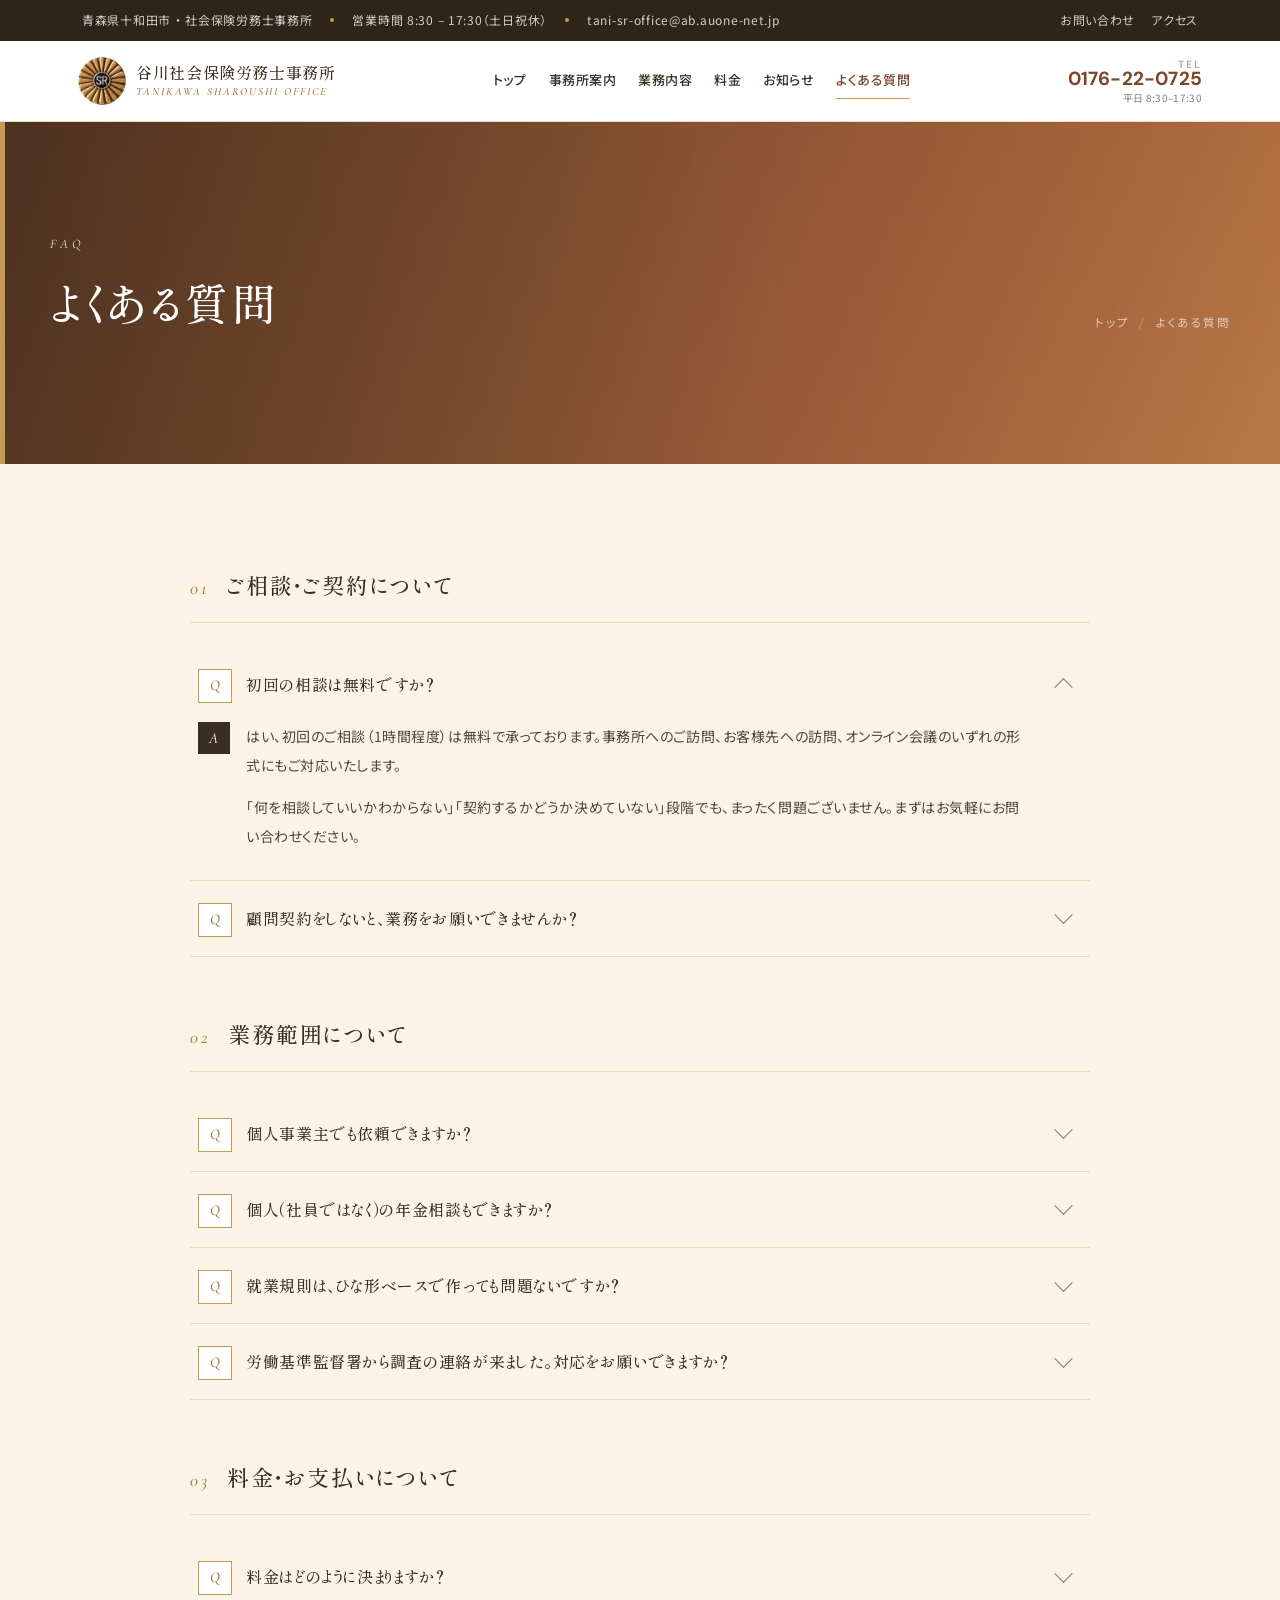
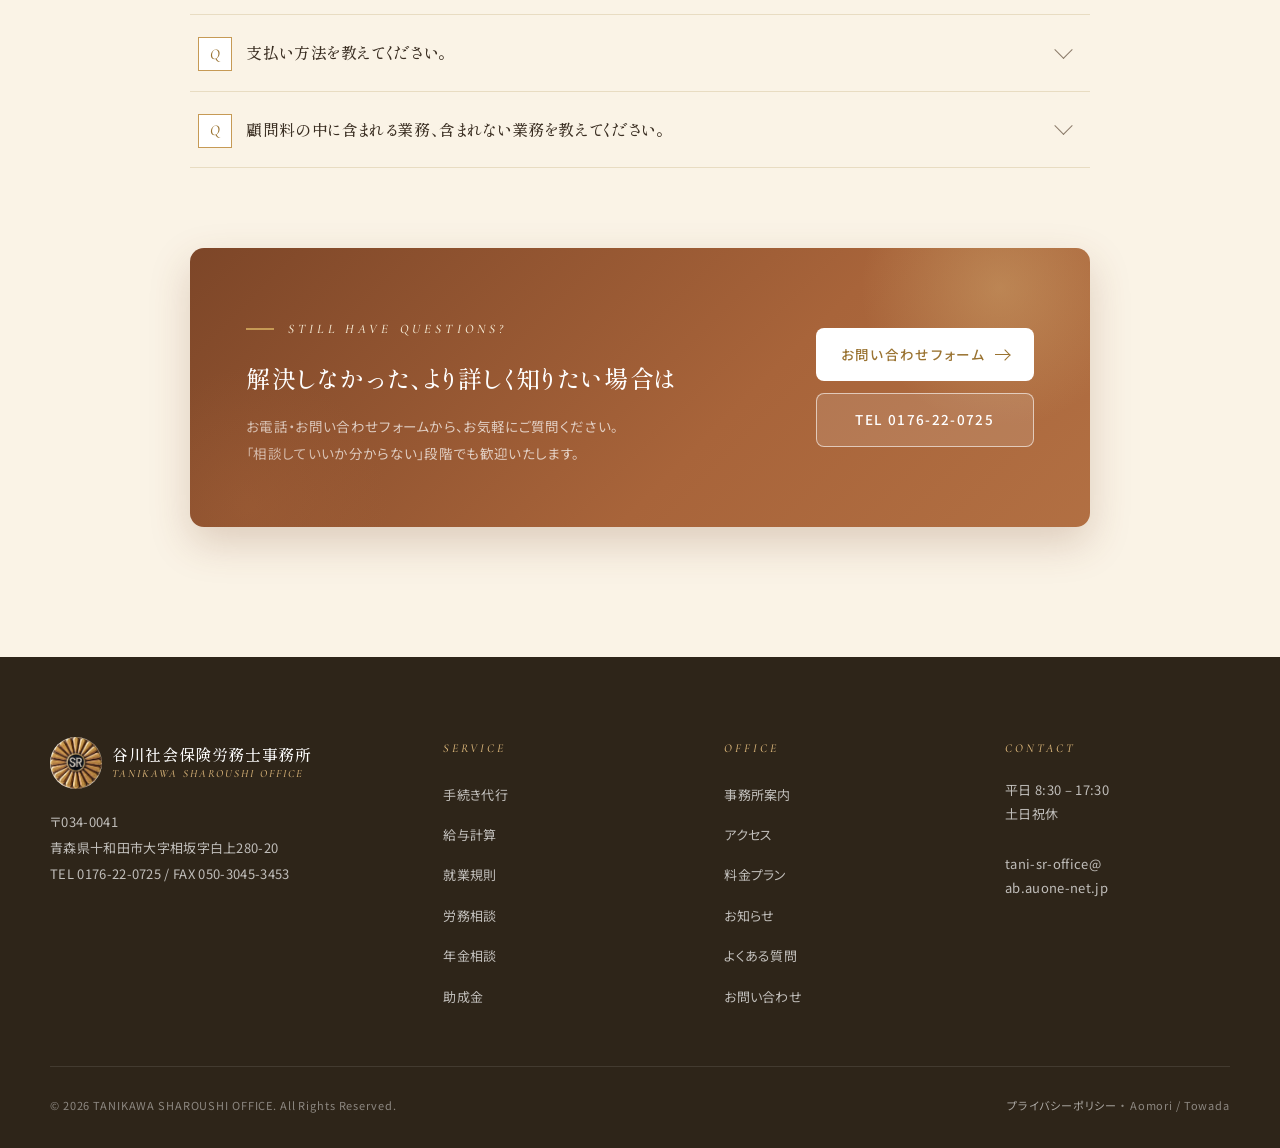
<file: docs/faq.html>
<!DOCTYPE html>
<html lang="ja">
<head>
<meta charset="UTF-8">
<meta name="viewport" content="width=device-width, initial-scale=1.0">
<title>よくある質問 | 谷川社会保険労務士事務所</title>
<meta name="description" content="谷川社会保険労務士事務所へのよくあるご質問と回答。料金、契約、ご相談の流れなどについて。">
<link rel="canonical" href="https://tani-sumsum.github.io/-HP/faq.html">
<meta property="og:type" content="website">
<meta property="og:site_name" content="谷川社会保険労務士事務所">
<meta property="og:locale" content="ja_JP">
<meta property="og:url" content="https://tani-sumsum.github.io/-HP/faq.html">
<meta property="og:title" content="よくある質問 | 谷川社会保険労務士事務所">
<meta property="og:description" content="谷川社会保険労務士事務所へのよくあるご質問と回答。料金、契約、ご相談の流れなどについて。">
<meta property="og:image" content="https://tani-sumsum.github.io/-HP/assets/sr-emblem.jpg">
<meta name="twitter:card" content="summary">
<meta name="twitter:title" content="よくある質問 | 谷川社会保険労務士事務所">
<meta name="twitter:description" content="谷川社会保険労務士事務所へのよくあるご質問と回答。料金、契約、ご相談の流れなどについて。">
<meta name="twitter:image" content="https://tani-sumsum.github.io/-HP/assets/sr-emblem.jpg">
<script type="application/ld+json">
{
  "@context": "https://schema.org",
  "@type": "ProfessionalService",
  "name": "谷川社会保険労務士事務所",
  "alternateName": "TANIKAWA SHAROUSHI OFFICE",
  "image": "https://tani-sumsum.github.io/-HP/assets/sr-emblem.jpg",
  "url": "https://tani-sumsum.github.io/-HP/",
  "telephone": "+81-176-22-0725",
  "email": "tani-sr-office@ab.auone-net.jp",
  "address": {
    "@type": "PostalAddress",
    "streetAddress": "大字相坂字白上280-20",
    "addressLocality": "十和田市",
    "addressRegion": "青森県",
    "postalCode": "034-0041",
    "addressCountry": "JP"
  },
  "openingHoursSpecification": {
    "@type": "OpeningHoursSpecification",
    "dayOfWeek": ["Monday", "Tuesday", "Wednesday", "Thursday", "Friday"],
    "opens": "08:30",
    "closes": "17:30"
  },
  "founder": {
    "@type": "Person",
    "name": "谷川晋"
  },
  "areaServed": {
    "@type": "City",
    "name": "十和田市"
  }
}
</script>
<link rel="preconnect" href="https://fonts.googleapis.com">
<link rel="preconnect" href="https://fonts.gstatic.com" crossorigin>
<link href="https://fonts.googleapis.com/css2?family=Shippori+Mincho+B1:wght@400;500;600&family=Noto+Serif+JP:wght@400;500;600&family=Noto+Sans+JP:wght@300;400;500;700&family=Cormorant+Garamond:ital,wght@0,400;0,500;1,400;1,500&family=DM+Sans:wght@400;500;700&display=swap" rel="stylesheet">
<link rel="stylesheet" href="assets/shared.css">
<style>
.faq-page { background: var(--paper-light); padding: 100px 32px 130px; }
.faq-page__inner { max-width: 900px; margin: 0 auto; }

.faq-nav {
  display: flex;
  gap: 4px;
  margin-bottom: 48px;
  border-bottom: 1px solid var(--line);
  flex-wrap: wrap;
}
.faq-nav button {
  background: none;
  border: 0;
  padding: 14px 20px;
  font-family: var(--sans-jp);
  font-size: 13px;
  letter-spacing: 0.15em;
  color: var(--text-soft);
  cursor: pointer;
  position: relative;
}
.faq-nav button.is-active { color: var(--navy); }
.faq-nav button.is-active::after {
  content: "";
  position: absolute;
  left: 16px; right: 16px;
  bottom: -1px;
  height: 2px;
  background: var(--gold);
}

.faq-category { margin-bottom: 56px; }
.faq-category__head {
  display: flex;
  align-items: baseline;
  gap: 18px;
  margin-bottom: 24px;
  padding-bottom: 16px;
  border-bottom: 1px solid var(--line);
}
.faq-category__num {
  font-family: var(--serif-en);
  font-style: italic;
  font-size: 18px;
  color: var(--gold-deep);
  letter-spacing: 0.15em;
}
.faq-category__name {
  font-family: var(--serif-jp);
  font-size: 22px;
  color: var(--ink);
  margin: 0;
  letter-spacing: 0.08em;
  font-weight: 500;
}

.faq-item {
  border-bottom: 1px solid var(--line);
}
.faq-item summary {
  list-style: none;
  cursor: pointer;
  padding: 24px 60px 24px 56px;
  position: relative;
  font-family: var(--serif-jp);
  font-size: 16px;
  color: var(--ink);
  font-weight: 500;
  letter-spacing: 0.04em;
  line-height: 1.7;
  transition: color 0.2s;
}
.faq-item summary::-webkit-details-marker { display: none; }
.faq-item summary:hover { color: var(--gold-deep); }
.faq-item summary::before {
  content: "Q";
  position: absolute;
  left: 8px;
  top: 22px;
  width: 32px;
  height: 32px;
  display: grid;
  place-items: center;
  border: 1px solid var(--gold);
  background: var(--white);
  font-family: var(--serif-en);
  font-style: italic;
  color: var(--gold-deep);
  font-size: 15px;
  letter-spacing: 0;
}
.faq-item summary::after {
  content: "";
  position: absolute;
  right: 20px;
  top: 50%;
  width: 12px;
  height: 12px;
  border-right: 1px solid var(--text-soft);
  border-bottom: 1px solid var(--text-soft);
  transform: translateY(-75%) rotate(45deg);
  transition: transform 0.25s;
}
.faq-item[open] summary::after { transform: translateY(-25%) rotate(-135deg); }

.faq-item__body {
  padding: 0 60px 28px 56px;
  position: relative;
}
.faq-item__body::before {
  content: "A";
  position: absolute;
  left: 8px;
  top: 0;
  width: 32px;
  height: 32px;
  display: grid;
  place-items: center;
  background: var(--navy);
  color: var(--white);
  font-family: var(--serif-en);
  font-style: italic;
  font-size: 15px;
}
.faq-item__body p {
  font-size: 14px;
  line-height: 2.1;
  color: var(--text);
  margin: 0 0 12px;
  letter-spacing: 0.04em;
}
.faq-item__body p:last-child { margin-bottom: 0; }
.faq-item__body p a { color: var(--gold-deep); text-decoration: underline; text-underline-offset: 4px; }

.faq-help {
  background: linear-gradient(135deg, var(--primary-deep) 0%, var(--primary) 60%, var(--primary-vivid) 130%);
  color: var(--white);
  margin-top: 80px;
  padding: 60px 56px;
  border-radius: var(--r-lg);
  display: grid;
  grid-template-columns: 1fr auto;
  gap: 40px;
  align-items: center;
  position: relative;
  overflow: hidden;
  box-shadow: 0 16px 40px rgba(125, 70, 40, 0.22);
}
.faq-help::before {
  content: "";
  position: absolute;
  top: -100px; right: -50px;
  width: 280px; height: 280px;
  background: radial-gradient(circle, rgba(214, 178, 119, 0.4) 0%, transparent 70%);
  border-radius: 50%;
}
.faq-help::after {
  content: "";
  position: absolute;
  bottom: -120px; left: -80px;
  width: 280px; height: 280px;
  background: radial-gradient(circle, rgba(168, 100, 58, 0.3) 0%, transparent 70%);
  border-radius: 50%;
}
.faq-help h3 { color: var(--white) !important; }
.faq-help .btn--gold { background: var(--white); color: var(--accent-deep); }
.faq-help .btn--gold:hover { background: var(--ink); color: var(--white); }
.faq-help > * { position: relative; }
.faq-help__head .eyebrow { color: var(--gold-soft); }
.faq-help__head h3 {
  font-family: var(--serif-jp);
  font-size: 24px;
  margin: 14px 0 12px;
  letter-spacing: 0.08em;
  font-weight: 500;
}
.faq-help__head p { color: rgba(255,255,255,0.7); font-size: 13.5px; line-height: 2; margin: 0; }
.faq-help__actions { display: flex; flex-direction: column; gap: 12px; }

@media (max-width: 720px) {
  .faq-item summary { padding: 18px 50px 18px 50px; font-size: 14.5px; }
  .faq-item__body { padding: 0 20px 24px 50px; }
  .faq-help { grid-template-columns: 1fr; padding: 40px 28px; }
}
</style>
</head>
<body data-screen-label="06 FAQ">

<div class="utility-bar">
  <div class="utility-bar__inner">
    <div class="utility-bar__left">
      <span>青森県十和田市 ・ 社会保険労務士事務所</span>
      <span class="dot"></span>
      <span>営業時間 8:30 – 17:30（土日祝休）</span>
      <span class="dot item-mail"></span>
      <span class="item-mail">tani-sr-office@ab.auone-net.jp</span>
    </div>
    <div class="utility-bar__right">
      <a href="contact.html">お問い合わせ</a>
      <a href="about.html#access">アクセス</a>
    </div>
  </div>
</div>

<header class="site-header">
  <div class="site-header__inner">
    <a href="index.html" class="brand">
      <span class="brand__mark brand__mark--img"><img src="assets/sr-emblem.jpg" alt="谷川社会保険労務士事務所 エンブレム"></span>
      <span class="brand__text">
        <span class="brand__name">谷川社会保険労務士事務所</span>
        <span class="brand__sub">TANIKAWA SHAROUSHI OFFICE</span>
      </span>
    </a>
    <nav class="nav" aria-label="メインナビゲーション">
      <a href="index.html">トップ</a>
      <a href="about.html">事務所案内</a>
      <a href="services.html">業務内容</a>
      <a href="pricing.html">料金</a>
      <a href="news.html">お知らせ</a>
      <a href="faq.html" class="is-current">よくある質問</a>
    </nav>
    <div class="header-cta">
      <div class="tel-block">
        <span class="tel-block__label">TEL</span>
        <span class="tel-block__num">0176-22-0725</span>
        <span class="tel-block__hours">平日 8:30–17:30</span>
      </div>
      <a href="contact.html" class="btn btn--primary">ご相談はこちら<span class="arrow"></span></a>
      <button class="nav-toggle" aria-label="メニュー" aria-expanded="false">
        <span></span><span></span><span></span>
      </button>
    </div>
  </div>
</header>
<!-- Mobile drawer -->
<div class="mobile-drawer" id="mobileDrawer">
  <div class="mobile-drawer__panel">
    <div class="mobile-drawer__header">
      <span class="mobile-drawer__brand">谷川社会保険労務士事務所</span>
      <button class="mobile-drawer__close" aria-label="閉じる">×</button>
    </div>
    <a href="index.html" class="m-link">トップ <span class="en">Home</span></a>
    <a href="about.html" class="m-link">事務所案内 <span class="en">About</span></a>
    <a href="services.html" class="m-link">業務内容 <span class="en">Services</span></a>
    <a href="pricing.html" class="m-link">料金プラン <span class="en">Pricing</span></a>
    <a href="news.html" class="m-link">お知らせ <span class="en">News</span></a>
    <a href="faq.html" class="m-link">よくある質問 <span class="en">FAQ</span></a>
    <a href="contact.html" class="m-link">お問い合わせ <span class="en">Contact</span></a>
    <div class="mobile-drawer__cta">
      <div class="mobile-drawer__tel">
        <span class="l">TEL</span>
        <span class="n">0176-22-0725</span>
        <span class="h">平日 8:30 – 17:30</span>
      </div>
      <a href="contact.html" class="btn btn--primary">お問い合わせフォーム<span class="arrow"></span></a>
    </div>
  </div>
</div>


<section class="page-hero" style="--hero-photo: url('https://images.unsplash.com/photo-1505664194779-8beaceb93744?w=1600&q=80&auto=format&fit=crop');">
  <div class="page-hero__inner">
    <div>
      <div class="page-hero__sub">FAQ</div>
      <h1 class="page-hero__title">よくある質問</h1>
    </div>
    <div class="breadcrumb">
      <a href="index.html">トップ</a>
      <span class="sep">/</span>
      <span>よくある質問</span>
    </div>
  </div>
</section>

<section class="faq-page">
  <div class="faq-page__inner">

    <!-- Category: 相談・契約 -->
    <div class="faq-category">
      <div class="faq-category__head">
        <span class="faq-category__num">01</span>
        <h2 class="faq-category__name">ご相談・ご契約について</h2>
      </div>

      <details class="faq-item" open>
        <summary>初回の相談は無料ですか？</summary>
        <div class="faq-item__body">
          <p>
            はい、初回のご相談（1時間程度）は無料で承っております。事務所へのご訪問、お客様先への訪問、オンライン会議のいずれの形式にもご対応いたします。
          </p>
          <p>
            「何を相談していいかわからない」「契約するかどうか決めていない」段階でも、まったく問題ございません。まずはお気軽にお問い合わせください。
          </p>
        </div>
      </details>

      <details class="faq-item">
        <summary>顧問契約をしないと、業務をお願いできませんか？</summary>
        <div class="faq-item__body">
          <p>
            いいえ、スポット（単発）でのご依頼も承っております。就業規則の作成、年に一度の算定基礎届、助成金の申請、労務トラブルへの個別対応など、ご依頼内容にあわせてお見積りいたします。
          </p>
          <p>
            ただし、継続的なサポートが必要な場合は、月額顧問料でのご契約のほうが結果的にお得になることが多いです。詳しくは<a href="pricing.html">料金プラン</a>をご覧ください。
          </p>
        </div>
      </details>

    </div>

    <!-- Category: 業務範囲 -->
    <div class="faq-category">
      <div class="faq-category__head">
        <span class="faq-category__num">02</span>
        <h2 class="faq-category__name">業務範囲について</h2>
      </div>

      <details class="faq-item">
        <summary>個人事業主でも依頼できますか？</summary>
        <div class="faq-item__body">
          <p>
            はい、個人事業主の方からのご依頼も承っております。従業員を1名でも雇用される場合は、労働保険・社会保険の手続きが必要になりますので、開業準備の段階からお気軽にご相談ください。
          </p>
        </div>
      </details>

      <details class="faq-item">
        <summary>個人（社員ではなく）の年金相談もできますか？</summary>
        <div class="faq-item__body">
          <p>
            はい、個人の方の年金相談も承っております。老齢年金の受給見込額の試算、繰上げ・繰下げのご相談、障害年金や遺族年金の請求サポートまで、幅広く対応いたします。
          </p>
          <p>
            ご相談時には「ねんきん定期便」や年金手帳など、年金に関する書類をお手元にご準備いただけるとスムーズです。
          </p>
        </div>
      </details>

      <details class="faq-item">
        <summary>就業規則は、ひな形ベースで作っても問題ないですか？</summary>
        <div class="faq-item__body">
          <p>
            厚生労働省や商工会議所から提供されるひな形は、最低限の法令対応としては機能します。しかし、それだけでは「会社を守る」「社員の納得感を高める」という観点では十分とは言えません。
          </p>
          <p>
            業種・規模・社風・将来像によって、必要な条文や運用方法は大きく異なります。一度、その会社にあわせた規程設計を経験されることをおすすめします。
          </p>
        </div>
      </details>

      <details class="faq-item">
        <summary>労働基準監督署から調査の連絡が来ました。対応をお願いできますか？</summary>
        <div class="faq-item__body">
          <p>
            はい、労基署の調査（臨検監督）対応は当事務所の得意分野のひとつです。必要書類の準備、想定される指摘事項への対策、当日の立会いまで一貫してサポートいたします。
          </p>
          <p>
            指摘を受けてからの是正対応ももちろん可能ですが、できれば調査連絡を受けた時点で早めにご相談いただくと、より万全に備えられます。
          </p>
        </div>
      </details>
    </div>

    <!-- Category: 料金・支払い -->
    <div class="faq-category">
      <div class="faq-category__head">
        <span class="faq-category__num">03</span>
        <h2 class="faq-category__name">料金・お支払いについて</h2>
      </div>

      <details class="faq-item">
        <summary>料金はどのように決まりますか？</summary>
        <div class="faq-item__body">
          <p>
            顧問料は、従業員数・業務範囲・業種の複雑度等を考慮してお見積りいたします。スポット業務は、内容ごとに固定料金または時間制でご提示いたします。
          </p>
          <p>
            目安料金は<a href="pricing.html">料金プラン</a>のページに掲載しております。正確なお見積りは無料相談時にご提示いたしますので、お気軽にお問い合わせください。
          </p>
        </div>
      </details>

      <details class="faq-item">
        <summary>支払い方法を教えてください。</summary>
        <div class="faq-item__body">
          <p>
            原則として、月末締め・翌月末日払いの銀行振込でお願いしております。顧問契約の場合は、月額顧問料を毎月ご請求いたします。スポット業務は、業務完了後にご請求書をお送りいたします。
          </p>
          <p>
            助成金の成功報酬部分については、受給確定後の後払いとなります。
          </p>
        </div>
      </details>

      <details class="faq-item">
        <summary>顧問料の中に含まれる業務、含まれない業務を教えてください。</summary>
        <div class="faq-item__body">
          <p>
            顧問プランによって異なりますが、おおむね「日常の労務相談」「法改正情報の提供」「定期的な訪問」が標準で含まれます。「給与計算」「就業規則の新規作成」「助成金申請」などは、別途オプションまたはスポット業務としてお見積りいたします。
          </p>
          <p>
            ご契約前に、含まれる・含まれない業務を明確にした見積書をお出ししますので、ご安心ください。
          </p>
        </div>
      </details>
    </div>

    <!-- Help block -->
    <div class="faq-help">
      <div class="faq-help__head">
        <div class="eyebrow">Still have questions?</div>
        <h3>解決しなかった、より詳しく知りたい場合は</h3>
        <p>お電話・お問い合わせフォームから、お気軽にご質問ください。<br>「相談していいか分からない」段階でも歓迎いたします。</p>
      </div>
      <div class="faq-help__actions">
        <a href="contact.html" class="btn btn--gold">お問い合わせフォーム<span class="arrow"></span></a>
        <a href="tel:0176-22-0725" class="btn" style="background:rgba(255,255,255,0.12); color:var(--white); border:1.5px solid rgba(255,255,255,0.6);">TEL 0176-22-0725</a>
      </div>
    </div>
  </div>
</section>

<!-- Mobile sticky CTA -->
<div class="mobile-cta">
  <a href="tel:0176-22-0725" class="tel-cta">
    <svg width="14" height="14" viewBox="0 0 24 24" fill="none" stroke="currentColor" stroke-width="2"><path d="M22 16.92v3a2 2 0 0 1-2.18 2 19.79 19.79 0 0 1-8.63-3.07 19.5 19.5 0 0 1-6-6 19.79 19.79 0 0 1-3.07-8.67A2 2 0 0 1 4.11 2h3a2 2 0 0 1 2 1.72c.13.96.37 1.9.72 2.81a2 2 0 0 1-.45 2.11L8.09 9.91a16 16 0 0 0 6 6l1.27-1.27a2 2 0 0 1 2.11-.45c.91.35 1.85.59 2.81.72A2 2 0 0 1 22 16.92z"/></svg>
    お電話
  </a>
  <a href="contact.html" class="form-cta">フォームでご相談 <span class="arrow"></span></a>
</div>

<footer class="site-footer">
  <div class="footer-grid">
    <div class="footer-brand">
      <a href="index.html" class="brand">
        <span class="brand__mark brand__mark--img"><img src="assets/sr-emblem.jpg" alt="谷川社会保険労務士事務所 エンブレム"></span>
        <span class="brand__text">
          <span class="brand__name">谷川社会保険労務士事務所</span>
          <span class="brand__sub">TANIKAWA SHAROUSHI OFFICE</span>
        </span>
      </a>
      <p>
        〒034-0041<br>
        青森県十和田市大字相坂字白上280-20<br>
        TEL 0176-22-0725 / FAX 050-3045-3453
      </p>
    </div>
    <div class="footer-col">
      <h4>Service</h4>
      <ul>
        <li><a href="services.html#proc">手続き代行</a></li>
        <li><a href="services.html#payroll">給与計算</a></li>
        <li><a href="services.html#rules">就業規則</a></li>
        <li><a href="services.html#consult">労務相談</a></li>
        <li><a href="services.html#pension">年金相談</a></li>
        <li><a href="services.html#subsidy">助成金</a></li>
      </ul>
    </div>
    <div class="footer-col">
      <h4>Office</h4>
      <ul>
        <li><a href="about.html">事務所案内</a></li>
        <li><a href="about.html#access">アクセス</a></li>
        <li><a href="pricing.html">料金プラン</a></li>
        <li><a href="news.html">お知らせ</a></li>
        <li><a href="faq.html">よくある質問</a></li>
        <li><a href="contact.html">お問い合わせ</a></li>
      </ul>
    </div>
    <div class="footer-col">
      <h4>Contact</h4>
      <p>
        平日 8:30 – 17:30<br>
        土日祝休<br><br>
        tani-sr-office@<br>ab.auone-net.jp
      </p>
    </div>
  </div>
  <div class="footer-bottom">
    <span>© 2026 TANIKAWA SHAROUSHI OFFICE. All Rights Reserved.</span>
    <span><a href="privacy.html" style="color:rgba(255,255,255,0.6);">プライバシーポリシー</a> ・ Aomori / Towada</span>
  </div>
</footer>

<script>
(function() {
  const toggle = document.querySelector('.nav-toggle');
  const drawer = document.getElementById('mobileDrawer');
  if (!toggle || !drawer) return;
  const closeBtn = drawer.querySelector('.mobile-drawer__close');
  function open() {
    drawer.classList.add('is-open');
    toggle.classList.add('is-open');
    toggle.setAttribute('aria-expanded', 'true');
    document.body.style.overflow = 'hidden';
  }
  function close() {
    drawer.classList.remove('is-open');
    toggle.classList.remove('is-open');
    toggle.setAttribute('aria-expanded', 'false');
    document.body.style.overflow = '';
  }
  toggle.addEventListener('click', () => drawer.classList.contains('is-open') ? close() : open());
  closeBtn.addEventListener('click', close);
  drawer.addEventListener('click', (e) => { if (e.target === drawer) close(); });
  drawer.querySelectorAll('a.m-link').forEach(a => a.addEventListener('click', close));
})();
</script>
</body>
</html>
</file>
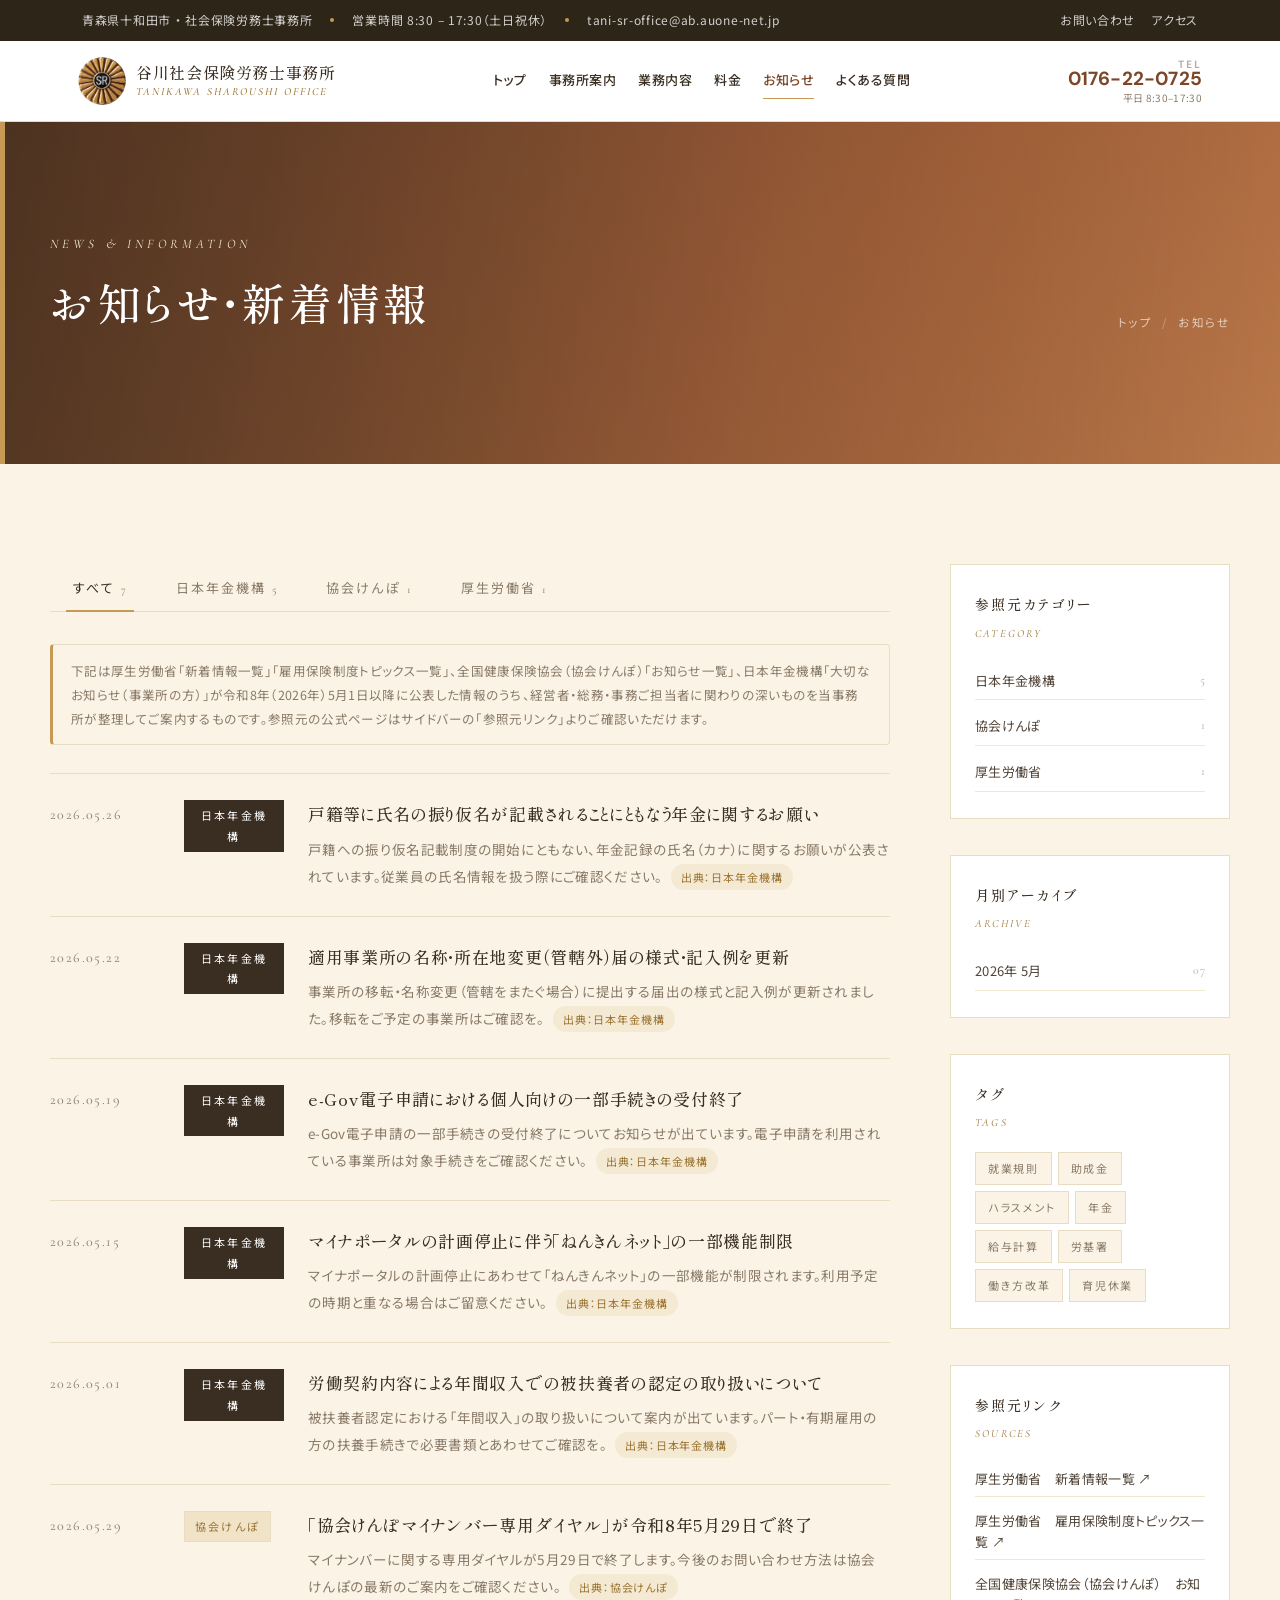
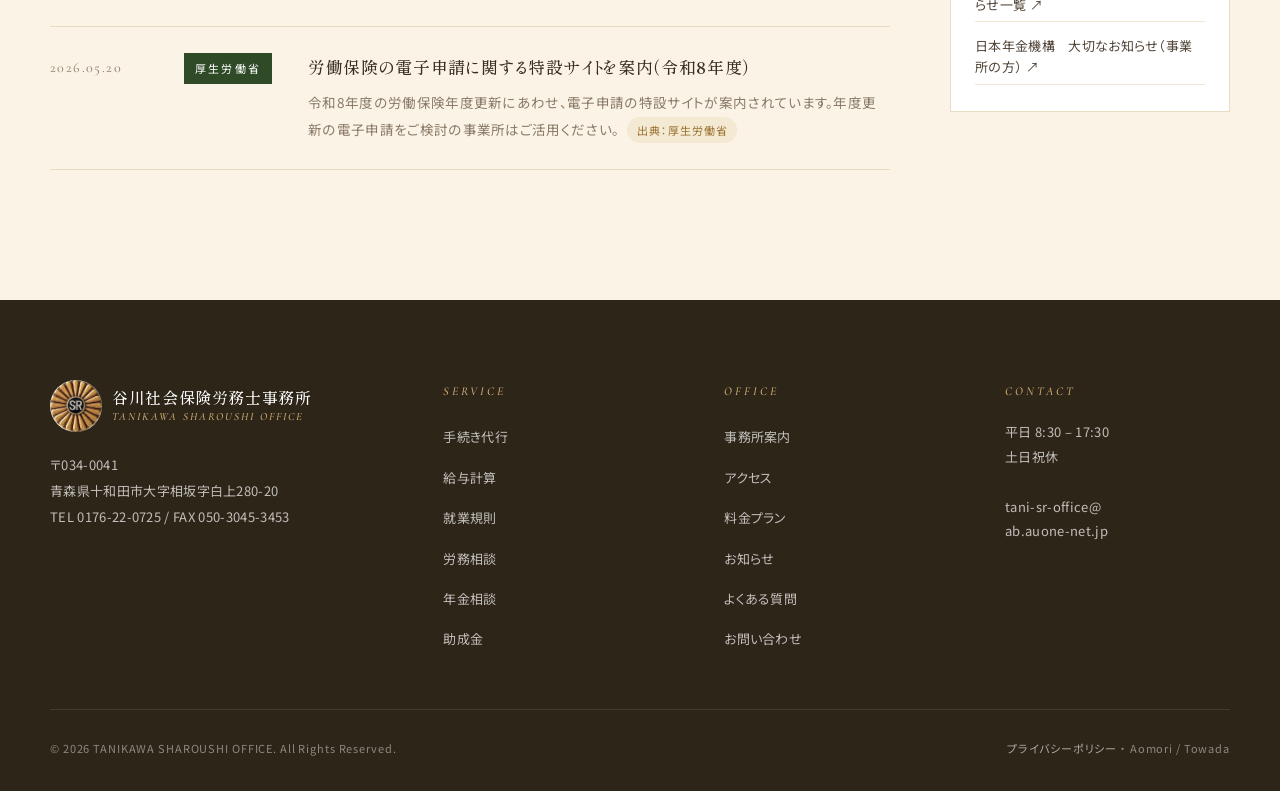
<file: docs/news.html>
<!DOCTYPE html>
<html lang="ja">
<head>
<meta charset="UTF-8">
<meta name="viewport" content="width=device-width, initial-scale=1.0">
<template id="__bundler_thumbnail" data-bg-color="#7d4628">
  <svg viewBox="0 0 1200 800" xmlns="http://www.w3.org/2000/svg">
    <rect width="1200" height="800" fill="#7d4628"/>
    <circle cx="600" cy="320" r="120" fill="none" stroke="#d6b277" stroke-width="8"/>
    <text x="600" y="360" font-family="serif" font-size="120" fill="#d6b277" text-anchor="middle">谷</text>
    <text x="600" y="520" font-family="serif" font-size="64" fill="#faf3e6" text-anchor="middle" letter-spacing="8">お知らせ</text>
    <rect x="450" y="580" width="300" height="4" fill="#c6a672"/>
  </svg>
</template>
<title>お知らせ・新着情報 | 谷川社会保険労務士事務所</title>
<meta name="description" content="谷川社会保険労務士事務所からの新着情報・お知らせ・労務コラム。">
<link rel="canonical" href="https://tani-sumsum.github.io/-HP/news.html">
<meta property="og:type" content="website">
<meta property="og:site_name" content="谷川社会保険労務士事務所">
<meta property="og:locale" content="ja_JP">
<meta property="og:url" content="https://tani-sumsum.github.io/-HP/news.html">
<meta property="og:title" content="お知らせ・新着情報 | 谷川社会保険労務士事務所">
<meta property="og:description" content="谷川社会保険労務士事務所からの新着情報・お知らせ・労務コラム。">
<meta property="og:image" content="https://tani-sumsum.github.io/-HP/assets/sr-emblem.jpg">
<meta name="twitter:card" content="summary">
<meta name="twitter:title" content="お知らせ・新着情報 | 谷川社会保険労務士事務所">
<meta name="twitter:description" content="谷川社会保険労務士事務所からの新着情報・お知らせ・労務コラム。">
<meta name="twitter:image" content="https://tani-sumsum.github.io/-HP/assets/sr-emblem.jpg">
<script type="application/ld+json">
{
  "@context": "https://schema.org",
  "@type": "ProfessionalService",
  "name": "谷川社会保険労務士事務所",
  "alternateName": "TANIKAWA SHAROUSHI OFFICE",
  "image": "https://tani-sumsum.github.io/-HP/assets/sr-emblem.jpg",
  "url": "https://tani-sumsum.github.io/-HP/",
  "telephone": "+81-176-22-0725",
  "email": "tani-sr-office@ab.auone-net.jp",
  "address": {
    "@type": "PostalAddress",
    "streetAddress": "大字相坂字白上280-20",
    "addressLocality": "十和田市",
    "addressRegion": "青森県",
    "postalCode": "034-0041",
    "addressCountry": "JP"
  },
  "openingHoursSpecification": {
    "@type": "OpeningHoursSpecification",
    "dayOfWeek": ["Monday", "Tuesday", "Wednesday", "Thursday", "Friday"],
    "opens": "08:30",
    "closes": "17:30"
  },
  "founder": {
    "@type": "Person",
    "name": "谷川晋"
  },
  "areaServed": {
    "@type": "City",
    "name": "十和田市"
  }
}
</script>
<link rel="preconnect" href="https://fonts.googleapis.com">
<link rel="preconnect" href="https://fonts.gstatic.com" crossorigin>
<link href="https://fonts.googleapis.com/css2?family=Shippori+Mincho+B1:wght@400;500&family=Noto+Sans+JP:wght@400;500;700&family=Cormorant+Garamond:ital@0;1&family=DM+Sans:wght@400;700&display=swap" rel="stylesheet">
<link rel="stylesheet" href="assets/shared.css">
<style>
.news-page { background: var(--paper-light); padding: 100px 32px 130px; }
.news-page__inner {
  max-width: var(--max);
  margin: 0 auto;
  display: grid;
  grid-template-columns: 1fr 280px;
  gap: 60px;
}

/* Filter tabs */
.news-tabs {
  display: flex;
  gap: 4px;
  margin-bottom: 32px;
  border-bottom: 1px solid var(--line);
}
.news-tabs button {
  background: none;
  border: 0;
  padding: 14px 22px;
  font-family: var(--sans-jp);
  font-size: 13px;
  letter-spacing: 0.15em;
  color: var(--text-soft);
  cursor: pointer;
  position: relative;
  transition: color 0.2s;
}
.news-tabs button:hover { color: var(--navy); }
.news-tabs button.is-active { color: var(--navy); }
.news-tabs button.is-active::after {
  content: "";
  position: absolute;
  left: 16px; right: 16px;
  bottom: -1px;
  height: 2px;
  background: var(--gold);
}
.news-tabs button .count {
  font-family: var(--serif-en);
  color: var(--gold-deep);
  font-size: 11px;
  margin-left: 6px;
}

.article-list {
  display: flex;
  flex-direction: column;  border-top: 1px solid var(--line);
}
.source-note {
  font-size: 12.5px;
  line-height: 1.9;
  color: var(--text-soft);
  background: var(--paper);
  border: 1px solid var(--line);
  border-left: 3px solid var(--accent);
  padding: 14px 18px;
  margin: 0 0 28px;
  border-radius: var(--r-sm);
}
.src {
  display: inline-block;
  margin-left: 8px;
  font-size: 11px;
  letter-spacing: 0.08em;
  color: var(--accent-deep);
  background: var(--accent-soft);
  padding: 2px 10px;
  border-radius: var(--r-pill);
  white-space: nowrap;
}
.article {
  display: grid;
  grid-template-columns: 110px 100px 1fr;
  gap: 24px;
  padding: 26px 0;
  border-bottom: 1px solid var(--line);
  cursor: pointer;
  transition: background 0.2s;
  color: var(--text);
  text-decoration: none;
  align-items: start;
}
.article:hover { background: var(--paper); }
.article__date {
  font-family: var(--serif-en);
  font-size: 14px;
  letter-spacing: 0.1em;
  color: var(--text-soft);
  padding-top: 2px;
}
.article__tag {
  font-size: 11px;
  letter-spacing: 0.2em;
  padding: 4px 10px;
  text-align: center;
  width: fit-content;
  height: fit-content;
  border: 1px solid;
}
.article__tag[data-tag="info"] { background: var(--navy); color: var(--white); border-color: var(--navy); }
.article__tag[data-tag="news"] { background: var(--paper-warm); color: var(--gold-deep); border-color: var(--line); }
.article__tag[data-tag="clm"] { background: var(--white); color: var(--text-soft); border-color: var(--line); }
.article__tag[data-tag="sub"] { background: var(--leaf-deep); color: var(--white); border-color: var(--leaf-deep); }

.article__body { display: flex; flex-direction: column; gap: 8px; }
.article__title {
  font-family: var(--serif-jp);
  font-size: 17px;
  color: var(--ink);
  margin: 0;
  font-weight: 500;
  letter-spacing: 0.04em;
  line-height: 1.6;
}
.article__excerpt {
  font-size: 13.5px;
  color: var(--text-soft);
  line-height: 2;
  margin: 0;
}

/* Sidebar */
.news-side {
  display: flex;
  flex-direction: column;
  gap: 36px;
  position: sticky;
  top: 100px;
  align-self: start;
}
.side-block { background: var(--white); border: 1px solid var(--line); padding: 26px 24px; }
.side-block h3 {
  font-family: var(--serif-jp);
  font-size: 14px;
  letter-spacing: 0.15em;
  color: var(--ink);
  margin: 0 0 6px;
  font-weight: 500;
}
.side-block .en {
  font-family: var(--serif-en);
  font-style: italic;
  font-size: 11px;
  letter-spacing: 0.2em;
  color: var(--gold-deep);
  text-transform: uppercase;
  margin-bottom: 18px;
  display: block;
}
.side-block ul { list-style: none; padding: 0; margin: 0; display: flex; flex-direction: column; gap: 8px; }
.side-block ul li a {
  font-size: 13px;
  color: var(--text);
  display: flex;
  justify-content: space-between;
  padding: 6px 0;
  border-bottom: 1px solid var(--line-soft);
}
.side-block ul li a:hover { color: var(--gold-deep); }
.source-links li a {
  border-bottom: 1px solid var(--line-soft);
  line-height: 1.6;
  padding: 8px 0;
}
.side-block ul li a .y {
  font-family: var(--serif-en);
  color: var(--text-mute);
  font-size: 12px;
}
.side-tags { display: flex; flex-wrap: wrap; gap: 6px; }
.side-tags span {
  font-size: 11px;
  letter-spacing: 0.15em;
  padding: 5px 12px;
  background: var(--paper);
  color: var(--text-soft);
  border: 1px solid var(--line);
}

@media (max-width: 1024px) {
  .news-page__inner { grid-template-columns: 1fr; }
  .news-side { position: static; flex-direction: row; flex-wrap: wrap; }
  .side-block { flex: 1 1 240px; }
  .article { grid-template-columns: 90px 80px 1fr; gap: 16px; padding: 20px 0; }
}
@media (max-width: 720px) {
  .article { grid-template-columns: 1fr; gap: 8px; }
  .article__date { font-size: 12px; }
  .news-tabs { overflow-x: auto; }
  .news-tabs button { padding: 12px 14px; font-size: 12px; flex-shrink: 0; }
}
</style>
</head>
<body data-screen-label="05 News">

<div class="utility-bar">
  <div class="utility-bar__inner">
    <div class="utility-bar__left">
      <span>青森県十和田市 ・ 社会保険労務士事務所</span>
      <span class="dot"></span>
      <span>営業時間 8:30 – 17:30（土日祝休）</span>
      <span class="dot item-mail"></span>
      <span class="item-mail">tani-sr-office@ab.auone-net.jp</span>
    </div>
    <div class="utility-bar__right">
      <a href="contact.html">お問い合わせ</a>
      <a href="about.html#access">アクセス</a>
    </div>
  </div>
</div>

<header class="site-header">
  <div class="site-header__inner">
    <a href="index.html" class="brand">
      <span class="brand__mark brand__mark--img"><img src="assets/sr-emblem.jpg" alt="谷川社会保険労務士事務所 エンブレム"></span>
      <span class="brand__text">
        <span class="brand__name">谷川社会保険労務士事務所</span>
        <span class="brand__sub">TANIKAWA SHAROUSHI OFFICE</span>
      </span>
    </a>
    <nav class="nav" aria-label="メインナビゲーション">
      <a href="index.html">トップ</a>
      <a href="about.html">事務所案内</a>
      <a href="services.html">業務内容</a>
      <a href="pricing.html">料金</a>
      <a href="news.html" class="is-current">お知らせ</a>
      <a href="faq.html">よくある質問</a>
    </nav>
    <div class="header-cta">
      <div class="tel-block">
        <span class="tel-block__label">TEL</span>
        <span class="tel-block__num">0176-22-0725</span>
        <span class="tel-block__hours">平日 8:30–17:30</span>
      </div>
      <a href="contact.html" class="btn btn--primary">ご相談はこちら<span class="arrow"></span></a>
      <button class="nav-toggle" aria-label="メニュー" aria-expanded="false">
        <span></span><span></span><span></span>
      </button>
    </div>
  </div>
</header>
<!-- Mobile drawer -->
<div class="mobile-drawer" id="mobileDrawer">
  <div class="mobile-drawer__panel">
    <div class="mobile-drawer__header">
      <span class="mobile-drawer__brand">谷川社会保険労務士事務所</span>
      <button class="mobile-drawer__close" aria-label="閉じる">×</button>
    </div>
    <a href="index.html" class="m-link">トップ <span class="en">Home</span></a>
    <a href="about.html" class="m-link">事務所案内 <span class="en">About</span></a>
    <a href="services.html" class="m-link">業務内容 <span class="en">Services</span></a>
    <a href="pricing.html" class="m-link">料金プラン <span class="en">Pricing</span></a>
    <a href="news.html" class="m-link">お知らせ <span class="en">News</span></a>
    <a href="faq.html" class="m-link">よくある質問 <span class="en">FAQ</span></a>
    <a href="contact.html" class="m-link">お問い合わせ <span class="en">Contact</span></a>
    <div class="mobile-drawer__cta">
      <div class="mobile-drawer__tel">
        <span class="l">TEL</span>
        <span class="n">0176-22-0725</span>
        <span class="h">平日 8:30 – 17:30</span>
      </div>
      <a href="contact.html" class="btn btn--primary">お問い合わせフォーム<span class="arrow"></span></a>
    </div>
  </div>
</div>


<section class="page-hero" style="--hero-photo: url('https://images.unsplash.com/photo-1521791136064-7986c2920216?w=1600&q=80&auto=format&fit=crop');">
  <div class="page-hero__inner">
    <div>
      <div class="page-hero__sub">News &amp; Information</div>
      <h1 class="page-hero__title">お知らせ・新着情報</h1>
    </div>
    <div class="breadcrumb">
      <a href="index.html">トップ</a>
      <span class="sep">/</span>
      <span>お知らせ</span>
    </div>
  </div>
</section>

<section class="news-page">
  <div class="news-page__inner">
    <div>
      <div class="news-tabs">
        <button class="is-active" data-filter="all">すべて<span class="count">7</span></button>
        <button data-filter="nenkin">日本年金機構<span class="count">5</span></button>
        <button data-filter="kenpo">協会けんぽ<span class="count">1</span></button>
        <button data-filter="mhlw">厚生労働省<span class="count">1</span></button>
      </div>

      <p class="source-note">下記は厚生労働省「新着情報一覧」「雇用保険制度トピックス一覧」、全国健康保険協会（協会けんぽ）「お知らせ一覧」、日本年金機構「大切なお知らせ（事業所の方）」が令和8年（2026年）5月1日以降に公表した情報のうち、経営者・総務・事務ご担当者に関わりの深いものを当事務所が整理してご案内するものです。参照元の公式ページはサイドバーの「参照元リンク」よりご確認いただけます。</p>

      <div class="article-list" id="articles">
        <a href="https://www.nenkin.go.jp/oshirase/taisetu/jigyosho/2026/index.html" target="_blank" rel="noopener" class="article" data-cat="nenkin">
          <span class="article__date">2026.05.26</span>
          <span class="article__tag" data-tag="info">日本年金機構</span>
          <div class="article__body">
            <h3 class="article__title">戸籍等に氏名の振り仮名が記載されることにともなう年金に関するお願い</h3>
            <p class="article__excerpt">戸籍への振り仮名記載制度の開始にともない、年金記録の氏名（カナ）に関するお願いが公表されています。従業員の氏名情報を扱う際にご確認ください。<span class="src">出典：日本年金機構</span></p>
          </div>
        </a>
        <a href="https://www.nenkin.go.jp/shinsei/kounen/tekiyo/jigyosho/20141203-02.html" target="_blank" rel="noopener" class="article" data-cat="nenkin">
          <span class="article__date">2026.05.22</span>
          <span class="article__tag" data-tag="info">日本年金機構</span>
          <div class="article__body">
            <h3 class="article__title">適用事業所の名称・所在地変更（管轄外）届の様式・記入例を更新</h3>
            <p class="article__excerpt">事業所の移転・名称変更（管轄をまたぐ場合）に提出する届出の様式と記入例が更新されました。移転をご予定の事業所はご確認を。<span class="src">出典：日本年金機構</span></p>
          </div>
        </a>
        <a href="https://www.nenkin.go.jp/oshirase/taisetu/jigyosho/2026/index.html" target="_blank" rel="noopener" class="article" data-cat="nenkin">
          <span class="article__date">2026.05.19</span>
          <span class="article__tag" data-tag="info">日本年金機構</span>
          <div class="article__body">
            <h3 class="article__title">e-Gov電子申請における個人向けの一部手続きの受付終了</h3>
            <p class="article__excerpt">e-Gov電子申請の一部手続きの受付終了についてお知らせが出ています。電子申請を利用されている事業所は対象手続きをご確認ください。<span class="src">出典：日本年金機構</span></p>
          </div>
        </a>
        <a href="https://www.nenkin.go.jp/oshirase/taisetu/jigyosho/2026/index.html" target="_blank" rel="noopener" class="article" data-cat="nenkin">
          <span class="article__date">2026.05.15</span>
          <span class="article__tag" data-tag="info">日本年金機構</span>
          <div class="article__body">
            <h3 class="article__title">マイナポータルの計画停止に伴う「ねんきんネット」の一部機能制限</h3>
            <p class="article__excerpt">マイナポータルの計画停止にあわせて「ねんきんネット」の一部機能が制限されます。利用予定の時期と重なる場合はご留意ください。<span class="src">出典：日本年金機構</span></p>
          </div>
        </a>
        <a href="https://www.nenkin.go.jp/oshirase/taisetu/jigyosho/2026/index.html" target="_blank" rel="noopener" class="article" data-cat="nenkin">
          <span class="article__date">2026.05.01</span>
          <span class="article__tag" data-tag="info">日本年金機構</span>
          <div class="article__body">
            <h3 class="article__title">労働契約内容による年間収入での被扶養者の認定の取り扱いについて</h3>
            <p class="article__excerpt">被扶養者認定における「年間収入」の取り扱いについて案内が出ています。パート・有期雇用の方の扶養手続きで必要書類とあわせてご確認を。<span class="src">出典：日本年金機構</span></p>
          </div>
        </a>
        <a href="https://www.kyoukaikenpo.or.jp/news/" target="_blank" rel="noopener" class="article" data-cat="kenpo">
          <span class="article__date">2026.05.29</span>
          <span class="article__tag" data-tag="news">協会けんぽ</span>
          <div class="article__body">
            <h3 class="article__title">「協会けんぽマイナンバー専用ダイヤル」が令和8年5月29日で終了</h3>
            <p class="article__excerpt">マイナンバーに関する専用ダイヤルが5月29日で終了します。今後のお問い合わせ方法は協会けんぽの最新のご案内をご確認ください。<span class="src">出典：協会けんぽ</span></p>
          </div>
        </a>
        <a href="https://www.mhlw.go.jp/stf/seisakunitsuite/bunya/topics_150897.html" target="_blank" rel="noopener" class="article" data-cat="mhlw">
          <span class="article__date">2026.05.20</span>
          <span class="article__tag" data-tag="sub">厚生労働省</span>
          <div class="article__body">
            <h3 class="article__title">労働保険の電子申請に関する特設サイトを案内（令和8年度）</h3>
            <p class="article__excerpt">令和8年度の労働保険年度更新にあわせ、電子申請の特設サイトが案内されています。年度更新の電子申請をご検討の事業所はご活用ください。<span class="src">出典：厚生労働省</span></p>
          </div>
        </a>
      </div>

    </div>

    <aside class="news-side">
      <div class="side-block">
        <h3>参照元カテゴリー</h3>
        <span class="en">Category</span>
        <ul>
          <li><a href="#" data-filter="nenkin">日本年金機構 <span class="y">5</span></a></li>
          <li><a href="#" data-filter="kenpo">協会けんぽ <span class="y">1</span></a></li>
          <li><a href="#" data-filter="mhlw">厚生労働省 <span class="y">1</span></a></li>
        </ul>
      </div>
      <div class="side-block">
        <h3>月別アーカイブ</h3>
        <span class="en">Archive</span>
        <ul>
          <li><a href="#" data-filter="all">2026年 5月 <span class="y">07</span></a></li>
        </ul>
      </div>
      <div class="side-block">
        <h3>タグ</h3>
        <span class="en">Tags</span>
        <div class="side-tags">
          <span>就業規則</span>
          <span>助成金</span>
          <span>ハラスメント</span>
          <span>年金</span>
          <span>給与計算</span>
          <span>労基署</span>
          <span>働き方改革</span>
          <span>育児休業</span>
        </div>
      </div>
      <div class="side-block">
        <h3>参照元リンク</h3>
        <span class="en">Sources</span>
        <ul class="source-links">
          <li><a href="https://www.mhlw.go.jp/stf/new-info/" target="_blank" rel="noopener">厚生労働省　新着情報一覧 ↗</a></li>
          <li><a href="https://www.mhlw.go.jp/stf/seisakunitsuite/bunya/topics_150897.html" target="_blank" rel="noopener">厚生労働省　雇用保険制度トピックス一覧 ↗</a></li>
          <li><a href="https://www.kyoukaikenpo.or.jp/news/" target="_blank" rel="noopener">全国健康保険協会（協会けんぽ）　お知らせ一覧 ↗</a></li>
          <li><a href="https://www.nenkin.go.jp/oshirase/taisetu/jigyosho/2026/index.html" target="_blank" rel="noopener">日本年金機構　大切なお知らせ（事業所の方） ↗</a></li>
        </ul>
      </div>
    </aside>
  </div>
</section>

<!-- Mobile sticky CTA -->
<div class="mobile-cta">
  <a href="tel:0176-22-0725" class="tel-cta">
    <svg width="14" height="14" viewBox="0 0 24 24" fill="none" stroke="currentColor" stroke-width="2"><path d="M22 16.92v3a2 2 0 0 1-2.18 2 19.79 19.79 0 0 1-8.63-3.07 19.5 19.5 0 0 1-6-6 19.79 19.79 0 0 1-3.07-8.67A2 2 0 0 1 4.11 2h3a2 2 0 0 1 2 1.72c.13.96.37 1.9.72 2.81a2 2 0 0 1-.45 2.11L8.09 9.91a16 16 0 0 0 6 6l1.27-1.27a2 2 0 0 1 2.11-.45c.91.35 1.85.59 2.81.72A2 2 0 0 1 22 16.92z"/></svg>
    お電話
  </a>
  <a href="contact.html" class="form-cta">フォームでご相談 <span class="arrow"></span></a>
</div>

<footer class="site-footer">
  <div class="footer-grid">
    <div class="footer-brand">
      <a href="index.html" class="brand">
        <span class="brand__mark brand__mark--img"><img src="assets/sr-emblem.jpg" alt="谷川社会保険労務士事務所 エンブレム"></span>
        <span class="brand__text">
          <span class="brand__name">谷川社会保険労務士事務所</span>
          <span class="brand__sub">TANIKAWA SHAROUSHI OFFICE</span>
        </span>
      </a>
      <p>
        〒034-0041<br>
        青森県十和田市大字相坂字白上280-20<br>
        TEL 0176-22-0725 / FAX 050-3045-3453
      </p>
    </div>
    <div class="footer-col">
      <h4>Service</h4>
      <ul>
        <li><a href="services.html#proc">手続き代行</a></li>
        <li><a href="services.html#payroll">給与計算</a></li>
        <li><a href="services.html#rules">就業規則</a></li>
        <li><a href="services.html#consult">労務相談</a></li>
        <li><a href="services.html#pension">年金相談</a></li>
        <li><a href="services.html#subsidy">助成金</a></li>
      </ul>
    </div>
    <div class="footer-col">
      <h4>Office</h4>
      <ul>
        <li><a href="about.html">事務所案内</a></li>
        <li><a href="about.html#access">アクセス</a></li>
        <li><a href="pricing.html">料金プラン</a></li>
        <li><a href="news.html">お知らせ</a></li>
        <li><a href="faq.html">よくある質問</a></li>
        <li><a href="contact.html">お問い合わせ</a></li>
      </ul>
    </div>
    <div class="footer-col">
      <h4>Contact</h4>
      <p>
        平日 8:30 – 17:30<br>
        土日祝休<br><br>
        tani-sr-office@<br>ab.auone-net.jp
      </p>
    </div>
  </div>
  <div class="footer-bottom">
    <span>© 2026 TANIKAWA SHAROUSHI OFFICE. All Rights Reserved.</span>
    <span><a href="privacy.html" style="color:rgba(255,255,255,0.6);">プライバシーポリシー</a> ・ Aomori / Towada</span>
  </div>
</footer>

<script>
// Category filter — driven by the tabs and by the sidebar's category/archive shortcuts
const newsTabsEl = document.querySelector('.news-tabs');
const tabs = document.querySelectorAll('.news-tabs button');
const sideFilterLinks = document.querySelectorAll('.news-side [data-filter]');
const articles = document.querySelectorAll('#articles .article');

function applyNewsFilter(filter) {
  tabs.forEach(t => t.classList.toggle('is-active', t.getAttribute('data-filter') === filter));
  articles.forEach(a => {
    const cat = a.getAttribute('data-cat');
    a.style.display = (filter === 'all' || cat === filter) ? '' : 'none';
  });
}

tabs.forEach(tab => tab.addEventListener('click', () => applyNewsFilter(tab.getAttribute('data-filter'))));
sideFilterLinks.forEach(link => link.addEventListener('click', (e) => {
  e.preventDefault();
  applyNewsFilter(link.getAttribute('data-filter'));
  newsTabsEl.scrollIntoView({ behavior: 'smooth', block: 'start' });
}));
</script>

<script>
(function() {
  const toggle = document.querySelector('.nav-toggle');
  const drawer = document.getElementById('mobileDrawer');
  if (!toggle || !drawer) return;
  const closeBtn = drawer.querySelector('.mobile-drawer__close');
  function open() {
    drawer.classList.add('is-open');
    toggle.classList.add('is-open');
    toggle.setAttribute('aria-expanded', 'true');
    document.body.style.overflow = 'hidden';
  }
  function close() {
    drawer.classList.remove('is-open');
    toggle.classList.remove('is-open');
    toggle.setAttribute('aria-expanded', 'false');
    document.body.style.overflow = '';
  }
  toggle.addEventListener('click', () => drawer.classList.contains('is-open') ? close() : open());
  closeBtn.addEventListener('click', close);
  drawer.addEventListener('click', (e) => { if (e.target === drawer) close(); });
  drawer.querySelectorAll('a.m-link').forEach(a => a.addEventListener('click', close));
})();
</script>
</body>
</html>
</file>
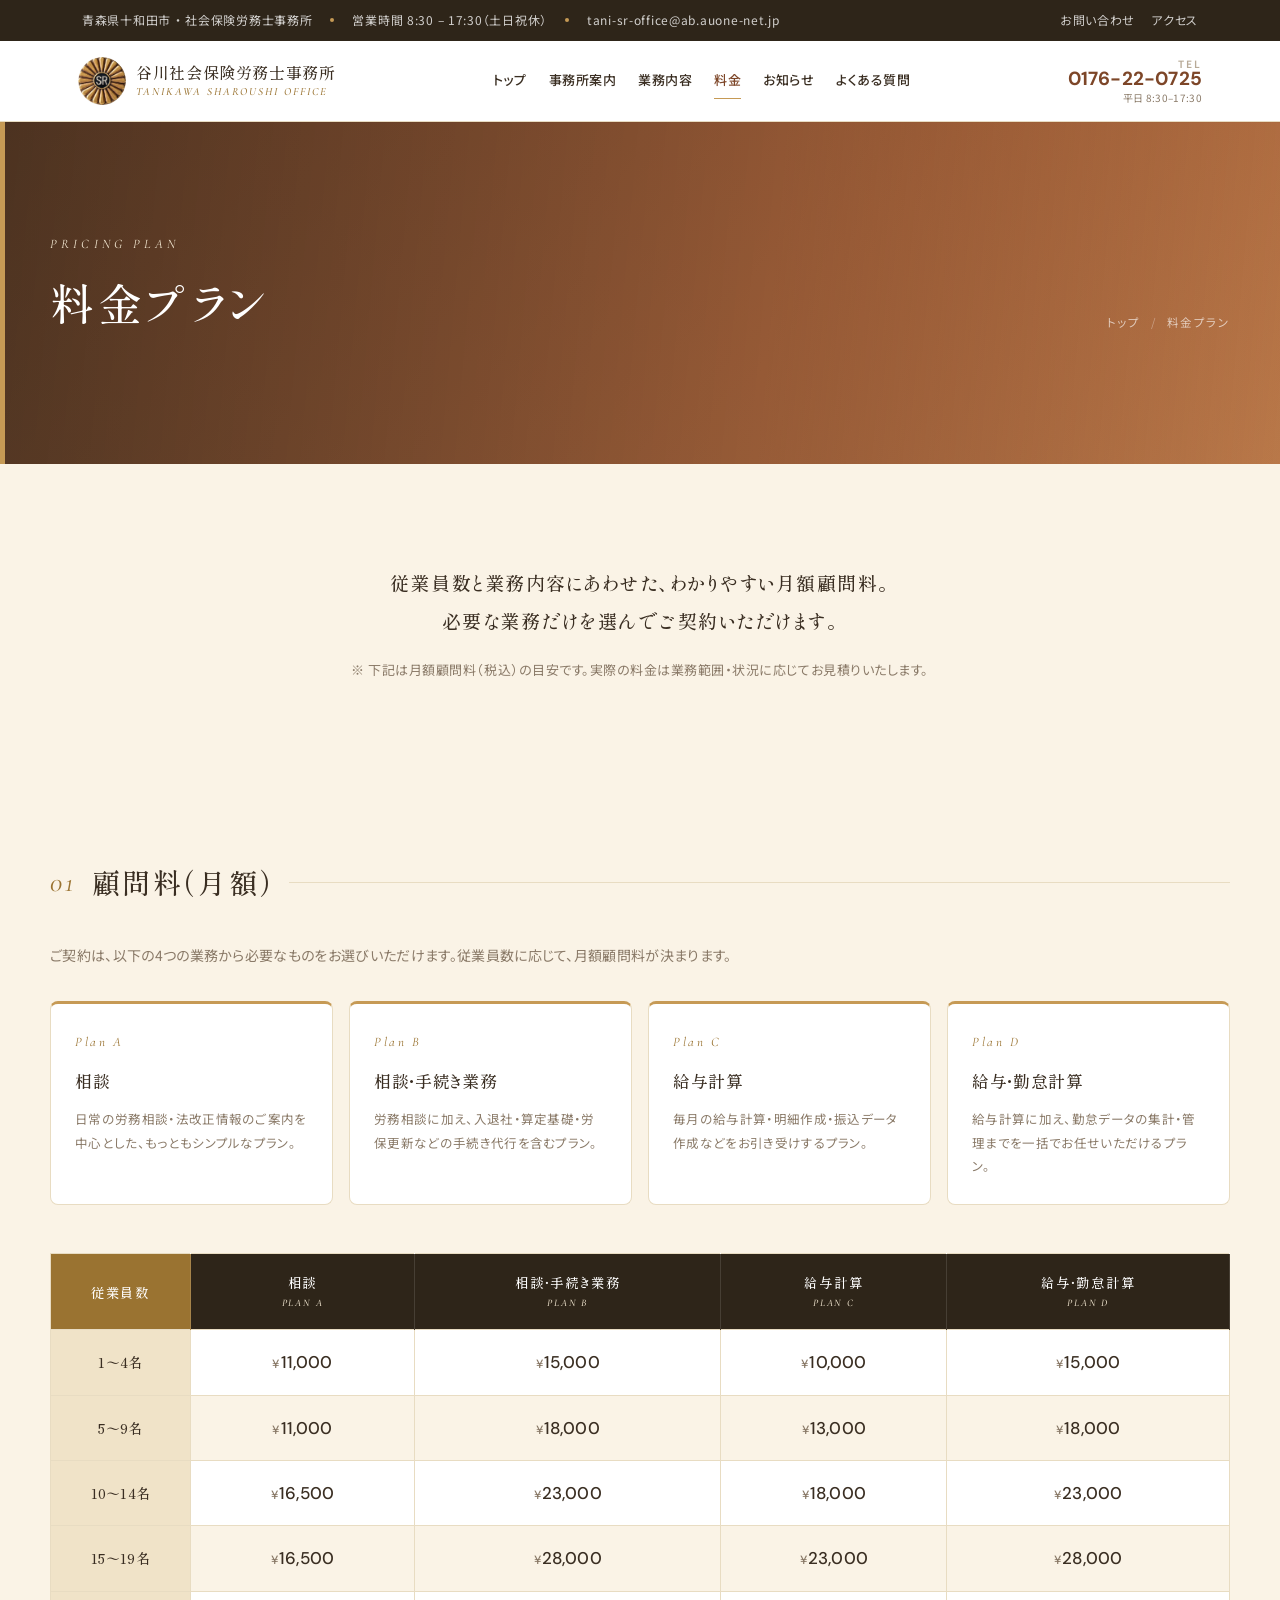
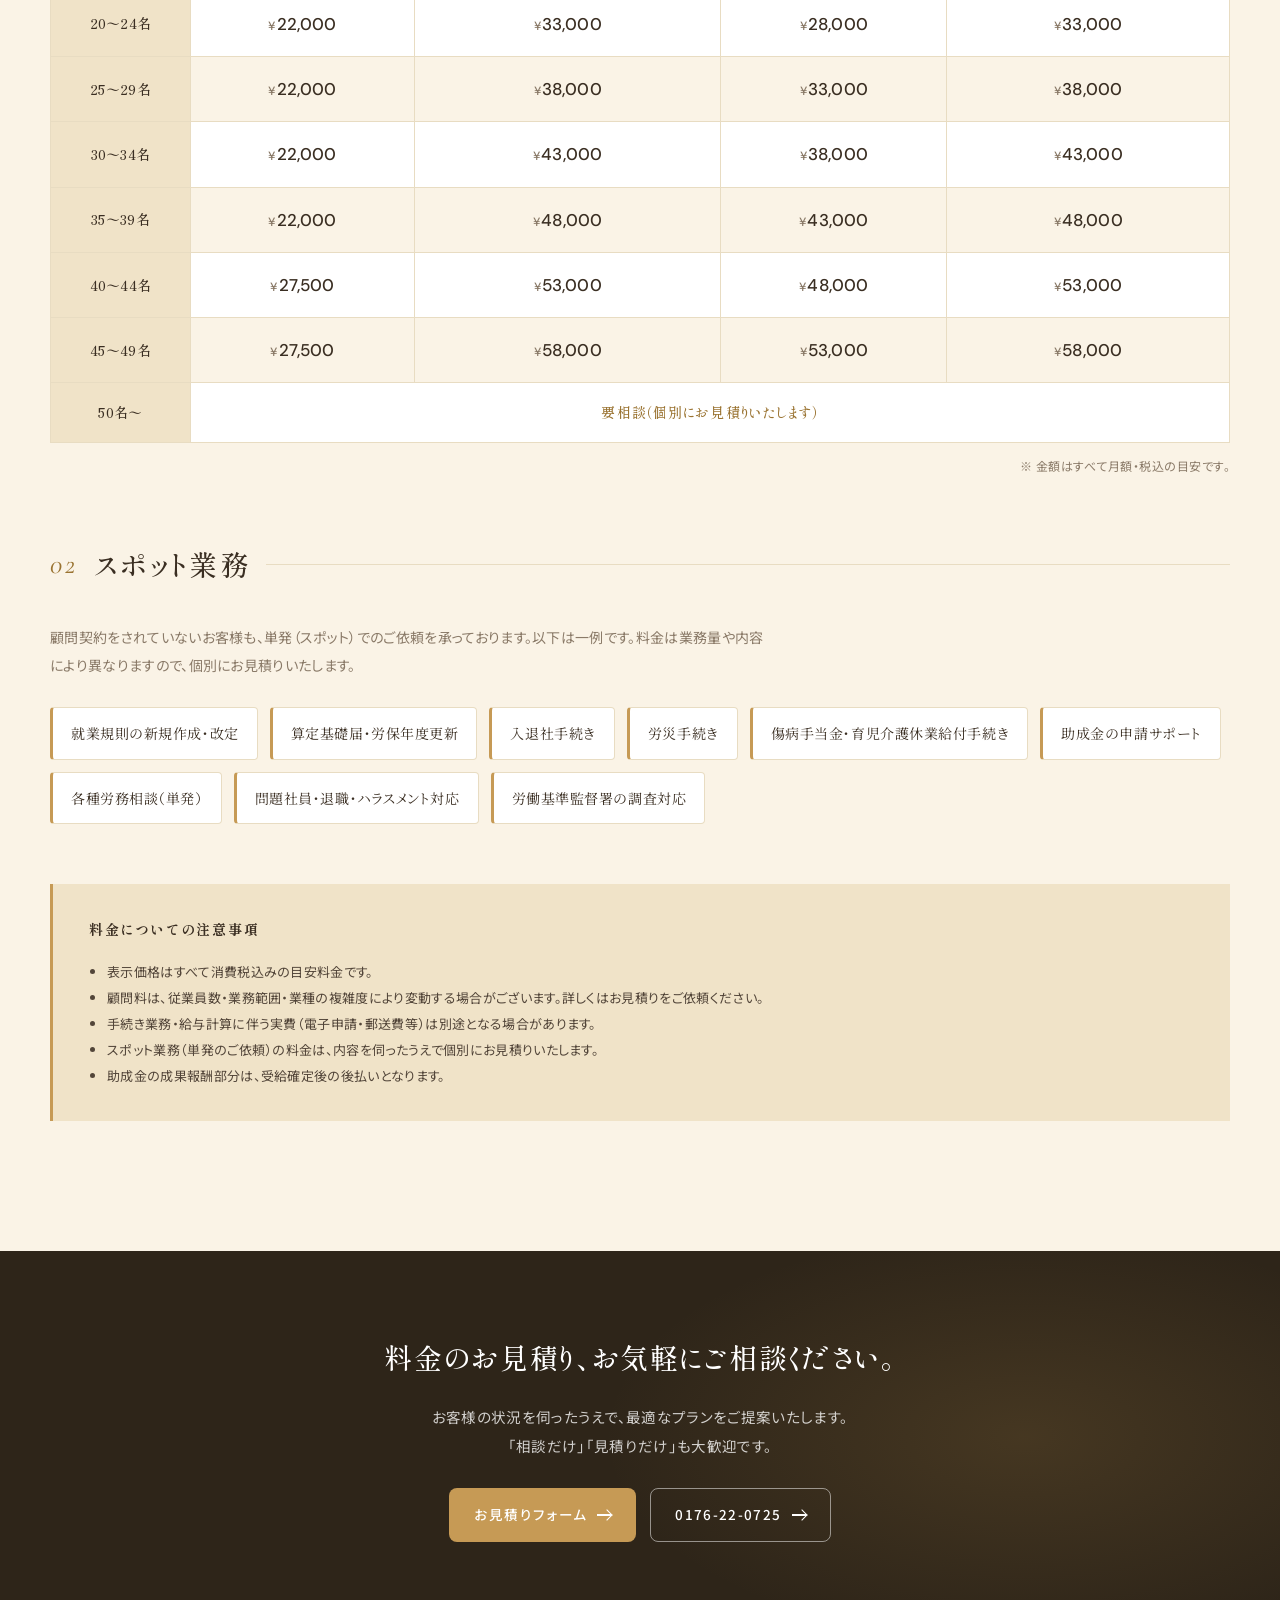
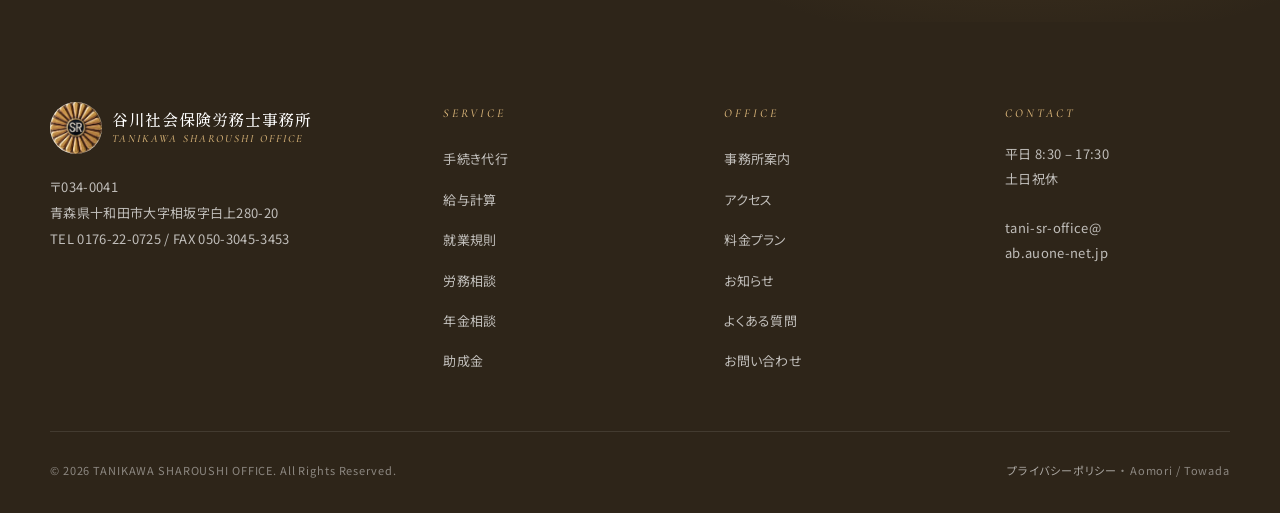
<file: docs/pricing.html>
<!DOCTYPE html>
<html lang="ja">
<head>
<meta charset="UTF-8">
<meta name="viewport" content="width=device-width, initial-scale=1.0">
<title>料金プラン | 谷川社会保険労務士事務所</title>
<meta name="description" content="谷川社会保険労務士事務所の料金プラン。顧問契約・スポット業務それぞれの目安料金を掲載。">
<link rel="canonical" href="https://tani-sumsum.github.io/-HP/pricing.html">
<meta property="og:type" content="website">
<meta property="og:site_name" content="谷川社会保険労務士事務所">
<meta property="og:locale" content="ja_JP">
<meta property="og:url" content="https://tani-sumsum.github.io/-HP/pricing.html">
<meta property="og:title" content="料金プラン | 谷川社会保険労務士事務所">
<meta property="og:description" content="谷川社会保険労務士事務所の料金プラン。顧問契約・スポット業務それぞれの目安料金を掲載。">
<meta property="og:image" content="https://tani-sumsum.github.io/-HP/assets/sr-emblem.jpg">
<meta name="twitter:card" content="summary">
<meta name="twitter:title" content="料金プラン | 谷川社会保険労務士事務所">
<meta name="twitter:description" content="谷川社会保険労務士事務所の料金プラン。顧問契約・スポット業務それぞれの目安料金を掲載。">
<meta name="twitter:image" content="https://tani-sumsum.github.io/-HP/assets/sr-emblem.jpg">
<script type="application/ld+json">
{
  "@context": "https://schema.org",
  "@type": "ProfessionalService",
  "name": "谷川社会保険労務士事務所",
  "alternateName": "TANIKAWA SHAROUSHI OFFICE",
  "image": "https://tani-sumsum.github.io/-HP/assets/sr-emblem.jpg",
  "url": "https://tani-sumsum.github.io/-HP/",
  "telephone": "+81-176-22-0725",
  "email": "tani-sr-office@ab.auone-net.jp",
  "address": {
    "@type": "PostalAddress",
    "streetAddress": "大字相坂字白上280-20",
    "addressLocality": "十和田市",
    "addressRegion": "青森県",
    "postalCode": "034-0041",
    "addressCountry": "JP"
  },
  "openingHoursSpecification": {
    "@type": "OpeningHoursSpecification",
    "dayOfWeek": ["Monday", "Tuesday", "Wednesday", "Thursday", "Friday"],
    "opens": "08:30",
    "closes": "17:30"
  },
  "founder": {
    "@type": "Person",
    "name": "谷川晋"
  },
  "areaServed": {
    "@type": "City",
    "name": "十和田市"
  }
}
</script>
<link rel="preconnect" href="https://fonts.googleapis.com">
<link rel="preconnect" href="https://fonts.gstatic.com" crossorigin>
<link href="https://fonts.googleapis.com/css2?family=Shippori+Mincho+B1:wght@400;500;600&family=Noto+Serif+JP:wght@400;500;600&family=Noto+Sans+JP:wght@300;400;500;700&family=Cormorant+Garamond:ital,wght@0,400;0,500;1,400;1,500&family=DM+Sans:wght@400;500;700&display=swap" rel="stylesheet">
<link rel="stylesheet" href="assets/shared.css">
<style>
.pricing-intro {
  background: var(--paper);
  padding: 100px 32px 60px;
  text-align: center;
}
.pricing-intro__text {
  font-family: var(--serif-jp);
  font-size: 19px;
  color: var(--ink);
  line-height: 2;
  letter-spacing: 0.08em;
  max-width: 720px;
  margin: 0 auto;
  font-weight: 500;
}
.pricing-intro__note {
  margin-top: 18px;
  font-size: 13px;
  color: var(--text-soft);
  letter-spacing: 0.04em;
}

.plans {
  background: var(--paper);
  padding: 40px 32px 130px;
}
.plans__inner { max-width: var(--max); margin: 0 auto; }

.plans__head {
  display: flex;
  align-items: center;
  gap: 16px;
  margin: 60px 0 32px;
}
.plans__head .num {
  font-family: var(--serif-en);
  font-style: italic;
  color: var(--gold-deep);
  font-size: 28px;
  letter-spacing: 0.1em;
}
.plans__head h2 {
  font-family: var(--serif-jp);
  font-size: 28px;
  margin: 0;
  color: var(--ink);
  letter-spacing: 0.1em;
  font-weight: 500;
}
.plans__head::after {
  content: "";
  flex: 1;
  height: 1px;
  background: var(--line);
}

/* Service legend cards */
.legend-grid {
  display: grid;
  grid-template-columns: repeat(4, 1fr);
  gap: 16px;
  margin-bottom: 48px;
}
.legend-card {
  background: var(--white);
  border: 1px solid var(--line);
  border-top: 3px solid var(--accent);
  border-radius: var(--r-md);
  padding: 26px 24px;
}
.legend-card__no {
  font-family: var(--serif-en);
  font-style: italic;
  font-size: 13px;
  letter-spacing: 0.2em;
  color: var(--accent-deep);
  margin-bottom: 10px;
}
.legend-card__name {
  font-family: var(--serif-jp);
  font-size: 17px;
  font-weight: 500;
  letter-spacing: 0.04em;
  color: var(--ink);
  margin: 0 0 10px;
}
.legend-card__desc {
  font-size: 12.5px;
  line-height: 1.9;
  color: var(--text-soft);
  margin: 0;
}

/* Rate table (顧問料) */
.rate-table-wrap { overflow-x: auto; -webkit-overflow-scrolling: touch; }
.rate-table {
  width: 100%;
  border-collapse: collapse;
  background: var(--white);
  border: 1px solid var(--line);
  min-width: 640px;
}
.rate-table thead th {
  background: var(--navy-deep);
  color: var(--white);
  font-family: var(--serif-jp);
  font-weight: 500;
  font-size: 13.5px;
  letter-spacing: 0.06em;
  padding: 18px 16px;
  text-align: center;
  border-right: 1px solid rgba(255,255,255,0.12);
  line-height: 1.5;
}
.rate-table thead th:first-child {
  background: var(--accent-deep);
  width: 140px;
}
.rate-table thead th .en {
  display: block;
  font-family: var(--serif-en);
  font-style: italic;
  font-size: 10px;
  letter-spacing: 0.18em;
  color: var(--accent-soft);
  margin-top: 4px;
  text-transform: uppercase;
}
.rate-table tbody th {
  background: var(--paper-warm);
  font-family: var(--serif-jp);
  font-weight: 500;
  font-size: 14px;
  color: var(--ink);
  padding: 16px;
  text-align: center;
  border: 1px solid var(--line);
  white-space: nowrap;
}
.rate-table tbody td {
  padding: 16px;
  text-align: center;
  border: 1px solid var(--line);
  font-family: "DM Sans", "Noto Sans JP", sans-serif;
  font-weight: 500;
  font-size: 17px;
  color: var(--ink);
  letter-spacing: 0.01em;
  background: var(--white);
}
.rate-table tbody td .yen { font-size: 12px; color: var(--text-soft); margin-right: 1px; }
.rate-table tbody tr:nth-child(even) td { background: var(--paper); }
.rate-table tbody tr:hover td { background: var(--accent-soft); }
.rate-table tbody td.askrow {
  font-family: var(--serif-jp);
  font-size: 14px;
  color: var(--accent-deep);
  letter-spacing: 0.08em;
}
.rate-unit {
  font-size: 12px;
  color: var(--text-soft);
  text-align: right;
  margin: 12px 0 0;
  letter-spacing: 0.04em;
}

/* Spot table */
.spot-table {
  background: var(--white);
  border: 1px solid var(--line);
}
.spot-row {
  display: grid;
  grid-template-columns: 1.4fr 2fr 200px;
  padding: 22px 28px;
  border-bottom: 1px solid var(--line);
  align-items: center;
  gap: 24px;
}
.spot-row:last-child { border-bottom: 0; }
.spot-row--head {
  background: var(--paper);
  font-size: 11px;
  letter-spacing: 0.25em;
  color: var(--text-soft);
}
.spot-row__name {
  font-family: var(--serif-jp);
  font-size: 15px;
  letter-spacing: 0.06em;
  color: var(--ink);
  font-weight: 500;
}
.spot-row__desc {
  font-size: 13px;
  color: var(--text-soft);
  line-height: 1.9;
}
.spot-row__price {
  font-family: var(--serif-en);
  font-size: 18px;
  color: var(--navy);
  text-align: right;
  letter-spacing: 0.04em;
}
.spot-row__price .small {
  font-size: 12px;
  color: var(--text-soft);
  margin-left: 4px;
  font-family: var(--sans-jp);
}

/* Notes */
.spot-tags {
  display: flex;
  flex-wrap: wrap;
  gap: 12px;
  margin-bottom: 8px;
}
.spot-tags span {
  background: var(--white);
  border: 1px solid var(--line);
  border-left: 3px solid var(--accent);
  border-radius: var(--r-sm);
  padding: 12px 18px;
  font-family: var(--serif-jp);
  font-size: 14px;
  color: var(--ink);
  letter-spacing: 0.04em;
}
.price-notes {
  background: var(--paper-warm);
  padding: 32px 36px;
  margin-top: 60px;
  border-left: 3px solid var(--gold);
}
.price-notes h4 {
  margin: 0 0 16px;
  font-family: var(--serif-jp);
  font-size: 14px;
  letter-spacing: 0.15em;
  color: var(--navy);
}
.price-notes ul {
  margin: 0;
  padding-left: 18px;
  font-size: 13px;
  line-height: 2;
  color: var(--text);
}

/* CTA strip */
.cta-strip {
  background: var(--navy-deep);
  color: var(--white);
  padding: 80px 32px;
  text-align: center;
  position: relative;
  overflow: hidden;
}
.cta-strip::before {
  content: "";
  position: absolute;
  inset: 0;
  background: radial-gradient(ellipse 600px 300px at 80% 50%, rgba(176, 137, 71, 0.18), transparent 70%);
}
.cta-strip > * { position: relative; z-index: 1; }
.cta-strip h2 {
  font-family: var(--serif-jp);
  font-size: 28px;
  margin: 0 0 18px;
  letter-spacing: 0.06em;
  font-weight: 500;
  color: var(--white);
}
.cta-strip p {
  color: rgba(255,255,255,0.78);
  font-size: 14.5px;
  line-height: 2;
  margin: 0 0 28px;
}
.cta-strip__actions { display: flex; gap: 14px; justify-content: center; flex-wrap: wrap; }
.cta-strip .btn--gold {
  background: var(--accent);
  color: var(--white);
}
.cta-strip .btn--gold:hover { background: var(--accent-deep); color: var(--white); }
.cta-strip .btn--ghost { color: var(--white); border-color: rgba(255,255,255,0.5); background: transparent; }
.cta-strip .btn--ghost:hover { background: var(--white); color: var(--primary-deep); border-color: var(--white); }

@media (max-width: 1024px) {
  .legend-grid { grid-template-columns: 1fr 1fr; }
  .spot-row { grid-template-columns: 1fr; gap: 6px; padding: 18px 20px; }
  .spot-row--head { display: none; }
  .spot-row__price { text-align: left; }
}
@media (max-width: 720px) {
  .legend-grid { grid-template-columns: 1fr; gap: 12px; }
  .plans__head h2 { font-size: 22px; }
  .plans__head .num { font-size: 22px; }
  .rate-unit { text-align: left; }
}
</style>
</head>
<body data-screen-label="04 Pricing">

<div class="utility-bar">
  <div class="utility-bar__inner">
    <div class="utility-bar__left">
      <span>青森県十和田市 ・ 社会保険労務士事務所</span>
      <span class="dot"></span>
      <span>営業時間 8:30 – 17:30（土日祝休）</span>
      <span class="dot item-mail"></span>
      <span class="item-mail">tani-sr-office@ab.auone-net.jp</span>
    </div>
    <div class="utility-bar__right">
      <a href="contact.html">お問い合わせ</a>
      <a href="about.html#access">アクセス</a>
    </div>
  </div>
</div>

<header class="site-header">
  <div class="site-header__inner">
    <a href="index.html" class="brand">
      <span class="brand__mark brand__mark--img"><img src="assets/sr-emblem.jpg" alt="谷川社会保険労務士事務所 エンブレム"></span>
      <span class="brand__text">
        <span class="brand__name">谷川社会保険労務士事務所</span>
        <span class="brand__sub">TANIKAWA SHAROUSHI OFFICE</span>
      </span>
    </a>
    <nav class="nav" aria-label="メインナビゲーション">
      <a href="index.html">トップ</a>
      <a href="about.html">事務所案内</a>
      <a href="services.html">業務内容</a>
      <a href="pricing.html" class="is-current">料金</a>
      <a href="news.html">お知らせ</a>
      <a href="faq.html">よくある質問</a>
    </nav>
    <div class="header-cta">
      <div class="tel-block">
        <span class="tel-block__label">TEL</span>
        <span class="tel-block__num">0176-22-0725</span>
        <span class="tel-block__hours">平日 8:30–17:30</span>
      </div>
      <a href="contact.html" class="btn btn--primary">ご相談はこちら<span class="arrow"></span></a>
      <button class="nav-toggle" aria-label="メニュー" aria-expanded="false">
        <span></span><span></span><span></span>
      </button>
    </div>
  </div>
</header>
<!-- Mobile drawer -->
<div class="mobile-drawer" id="mobileDrawer">
  <div class="mobile-drawer__panel">
    <div class="mobile-drawer__header">
      <span class="mobile-drawer__brand">谷川社会保険労務士事務所</span>
      <button class="mobile-drawer__close" aria-label="閉じる">×</button>
    </div>
    <a href="index.html" class="m-link">トップ <span class="en">Home</span></a>
    <a href="about.html" class="m-link">事務所案内 <span class="en">About</span></a>
    <a href="services.html" class="m-link">業務内容 <span class="en">Services</span></a>
    <a href="pricing.html" class="m-link">料金プラン <span class="en">Pricing</span></a>
    <a href="news.html" class="m-link">お知らせ <span class="en">News</span></a>
    <a href="faq.html" class="m-link">よくある質問 <span class="en">FAQ</span></a>
    <a href="contact.html" class="m-link">お問い合わせ <span class="en">Contact</span></a>
    <div class="mobile-drawer__cta">
      <div class="mobile-drawer__tel">
        <span class="l">TEL</span>
        <span class="n">0176-22-0725</span>
        <span class="h">平日 8:30 – 17:30</span>
      </div>
      <a href="contact.html" class="btn btn--primary">お問い合わせフォーム<span class="arrow"></span></a>
    </div>
  </div>
</div>


<section class="page-hero" style="--hero-photo: url('https://images.unsplash.com/photo-1554224155-6726b3ff858f?w=1600&q=80&auto=format&fit=crop');">
  <div class="page-hero__inner">
    <div>
      <div class="page-hero__sub">Pricing Plan</div>
      <h1 class="page-hero__title">料金プラン</h1>
    </div>
    <div class="breadcrumb">
      <a href="index.html">トップ</a>
      <span class="sep">/</span>
      <span>料金プラン</span>
    </div>
  </div>
</section>

<!-- Intro -->
<section class="pricing-intro">
  <p class="pricing-intro__text">
    従業員数と業務内容にあわせた、わかりやすい月額顧問料。<br>
    必要な業務だけを選んでご契約いただけます。
  </p>
  <p class="pricing-intro__note">※ 下記は月額顧問料（税込）の目安です。実際の料金は業務範囲・状況に応じてお見積りいたします。</p>
</section>

<!-- Plans -->
<section class="plans">
  <div class="plans__inner">

    <!-- 顧問契約 -->
    <div class="plans__head">
      <span class="num">01</span>
      <h2>顧問料（月額）</h2>
    </div>
    <p style="color:var(--text-soft); font-size:14px; line-height:2; margin:0 0 32px; max-width:720px;">
      ご契約は、以下の4つの業務から必要なものをお選びいただけます。従業員数に応じて、月額顧問料が決まります。
    </p>

    <!-- Legend -->
    <div class="legend-grid">
      <div class="legend-card">
        <div class="legend-card__no">Plan A</div>
        <h3 class="legend-card__name">相談</h3>
        <p class="legend-card__desc">日常の労務相談・法改正情報のご案内を中心とした、もっともシンプルなプラン。</p>
      </div>
      <div class="legend-card">
        <div class="legend-card__no">Plan B</div>
        <h3 class="legend-card__name">相談・手続き業務</h3>
        <p class="legend-card__desc">労務相談に加え、入退社・算定基礎・労保更新などの手続き代行を含むプラン。</p>
      </div>
      <div class="legend-card">
        <div class="legend-card__no">Plan C</div>
        <h3 class="legend-card__name">給与計算</h3>
        <p class="legend-card__desc">毎月の給与計算・明細作成・振込データ作成などをお引き受けするプラン。</p>
      </div>
      <div class="legend-card">
        <div class="legend-card__no">Plan D</div>
        <h3 class="legend-card__name">給与・勤怠計算</h3>
        <p class="legend-card__desc">給与計算に加え、勤怠データの集計・管理までを一括でお任せいただけるプラン。</p>
      </div>
    </div>

    <!-- Rate table -->
    <div class="rate-table-wrap">
      <table class="rate-table">
        <thead>
          <tr>
            <th>従業員数</th>
            <th>相談<span class="en">Plan A</span></th>
            <th>相談・手続き業務<span class="en">Plan B</span></th>
            <th>給与計算<span class="en">Plan C</span></th>
            <th>給与・勤怠計算<span class="en">Plan D</span></th>
          </tr>
        </thead>
        <tbody>
          <tr>
            <th>1〜4名</th>
            <td><span class="yen">¥</span>11,000</td>
            <td><span class="yen">¥</span>15,000</td>
            <td><span class="yen">¥</span>10,000</td>
            <td><span class="yen">¥</span>15,000</td>
          </tr>
          <tr>
            <th>5〜9名</th>
            <td><span class="yen">¥</span>11,000</td>
            <td><span class="yen">¥</span>18,000</td>
            <td><span class="yen">¥</span>13,000</td>
            <td><span class="yen">¥</span>18,000</td>
          </tr>
          <tr>
            <th>10〜14名</th>
            <td><span class="yen">¥</span>16,500</td>
            <td><span class="yen">¥</span>23,000</td>
            <td><span class="yen">¥</span>18,000</td>
            <td><span class="yen">¥</span>23,000</td>
          </tr>
          <tr>
            <th>15〜19名</th>
            <td><span class="yen">¥</span>16,500</td>
            <td><span class="yen">¥</span>28,000</td>
            <td><span class="yen">¥</span>23,000</td>
            <td><span class="yen">¥</span>28,000</td>
          </tr>
          <tr>
            <th>20〜24名</th>
            <td><span class="yen">¥</span>22,000</td>
            <td><span class="yen">¥</span>33,000</td>
            <td><span class="yen">¥</span>28,000</td>
            <td><span class="yen">¥</span>33,000</td>
          </tr>
          <tr>
            <th>25〜29名</th>
            <td><span class="yen">¥</span>22,000</td>
            <td><span class="yen">¥</span>38,000</td>
            <td><span class="yen">¥</span>33,000</td>
            <td><span class="yen">¥</span>38,000</td>
          </tr>
          <tr>
            <th>30〜34名</th>
            <td><span class="yen">¥</span>22,000</td>
            <td><span class="yen">¥</span>43,000</td>
            <td><span class="yen">¥</span>38,000</td>
            <td><span class="yen">¥</span>43,000</td>
          </tr>
          <tr>
            <th>35〜39名</th>
            <td><span class="yen">¥</span>22,000</td>
            <td><span class="yen">¥</span>48,000</td>
            <td><span class="yen">¥</span>43,000</td>
            <td><span class="yen">¥</span>48,000</td>
          </tr>
          <tr>
            <th>40〜44名</th>
            <td><span class="yen">¥</span>27,500</td>
            <td><span class="yen">¥</span>53,000</td>
            <td><span class="yen">¥</span>48,000</td>
            <td><span class="yen">¥</span>53,000</td>
          </tr>
          <tr>
            <th>45〜49名</th>
            <td><span class="yen">¥</span>27,500</td>
            <td><span class="yen">¥</span>58,000</td>
            <td><span class="yen">¥</span>53,000</td>
            <td><span class="yen">¥</span>58,000</td>
          </tr>
          <tr>
            <th>50名〜</th>
            <td class="askrow" colspan="4">要相談（個別にお見積りいたします）</td>
          </tr>
        </tbody>
      </table>
    </div>
    <p class="rate-unit">※ 金額はすべて月額・税込の目安です。</p>

    <!-- スポット業務のご案内 -->
    <div class="plans__head">
      <span class="num">02</span>
      <h2>スポット業務</h2>
    </div>
    <p style="color:var(--text-soft); font-size:14px; line-height:2; margin:0 0 28px; max-width:720px;">
      顧問契約をされていないお客様も、単発（スポット）でのご依頼を承っております。以下は一例です。料金は業務量や内容により異なりますので、個別にお見積りいたします。
    </p>

    <div class="spot-tags">
      <span>就業規則の新規作成・改定</span>
      <span>算定基礎届・労保年度更新</span>
      <span>入退社手続き</span>
      <span>労災手続き</span>
      <span>傷病手当金・育児介護休業給付手続き</span>
      <span>助成金の申請サポート</span>
      <span>各種労務相談（単発）</span>
      <span>問題社員・退職・ハラスメント対応</span>
      <span>労働基準監督署の調査対応</span>
    </div>

    <!-- Notes -->
    <div class="price-notes">
      <h4>料金についての注意事項</h4>
      <ul>
        <li>表示価格はすべて消費税込みの目安料金です。</li>
        <li>顧問料は、従業員数・業務範囲・業種の複雑度により変動する場合がございます。詳しくはお見積りをご依頼ください。</li>
        <li>手続き業務・給与計算に伴う実費（電子申請・郵送費等）は別途となる場合があります。</li>
        <li>スポット業務（単発のご依頼）の料金は、内容を伺ったうえで個別にお見積りいたします。</li>
        <li>助成金の成果報酬部分は、受給確定後の後払いとなります。</li>
      </ul>
    </div>

  </div>
</section>

<!-- CTA -->
<section class="cta-strip">
  <h2>料金のお見積り、お気軽にご相談ください。</h2>
  <p>お客様の状況を伺ったうえで、最適なプランをご提案いたします。<br>「相談だけ」「見積りだけ」も大歓迎です。</p>
  <div class="cta-strip__actions">
    <a href="contact.html" class="btn btn--gold">お見積りフォーム<span class="arrow"></span></a>
    <a href="tel:0176-22-0725" class="btn btn--ghost">0176-22-0725<span class="arrow"></span></a>
  </div>
</section>

<!-- Mobile sticky CTA -->
<div class="mobile-cta">
  <a href="tel:0176-22-0725" class="tel-cta">
    <svg width="14" height="14" viewBox="0 0 24 24" fill="none" stroke="currentColor" stroke-width="2"><path d="M22 16.92v3a2 2 0 0 1-2.18 2 19.79 19.79 0 0 1-8.63-3.07 19.5 19.5 0 0 1-6-6 19.79 19.79 0 0 1-3.07-8.67A2 2 0 0 1 4.11 2h3a2 2 0 0 1 2 1.72c.13.96.37 1.9.72 2.81a2 2 0 0 1-.45 2.11L8.09 9.91a16 16 0 0 0 6 6l1.27-1.27a2 2 0 0 1 2.11-.45c.91.35 1.85.59 2.81.72A2 2 0 0 1 22 16.92z"/></svg>
    お電話
  </a>
  <a href="contact.html" class="form-cta">フォームでご相談 <span class="arrow"></span></a>
</div>

<footer class="site-footer">
  <div class="footer-grid">
    <div class="footer-brand">
      <a href="index.html" class="brand">
        <span class="brand__mark brand__mark--img"><img src="assets/sr-emblem.jpg" alt="谷川社会保険労務士事務所 エンブレム"></span>
        <span class="brand__text">
          <span class="brand__name">谷川社会保険労務士事務所</span>
          <span class="brand__sub">TANIKAWA SHAROUSHI OFFICE</span>
        </span>
      </a>
      <p>
        〒034-0041<br>
        青森県十和田市大字相坂字白上280-20<br>
        TEL 0176-22-0725 / FAX 050-3045-3453
      </p>
    </div>
    <div class="footer-col">
      <h4>Service</h4>
      <ul>
        <li><a href="services.html#proc">手続き代行</a></li>
        <li><a href="services.html#payroll">給与計算</a></li>
        <li><a href="services.html#rules">就業規則</a></li>
        <li><a href="services.html#consult">労務相談</a></li>
        <li><a href="services.html#pension">年金相談</a></li>
        <li><a href="services.html#subsidy">助成金</a></li>
      </ul>
    </div>
    <div class="footer-col">
      <h4>Office</h4>
      <ul>
        <li><a href="about.html">事務所案内</a></li>
        <li><a href="about.html#access">アクセス</a></li>
        <li><a href="pricing.html">料金プラン</a></li>
        <li><a href="news.html">お知らせ</a></li>
        <li><a href="faq.html">よくある質問</a></li>
        <li><a href="contact.html">お問い合わせ</a></li>
      </ul>
    </div>
    <div class="footer-col">
      <h4>Contact</h4>
      <p>
        平日 8:30 – 17:30<br>
        土日祝休<br><br>
        tani-sr-office@<br>ab.auone-net.jp
      </p>
    </div>
  </div>
  <div class="footer-bottom">
    <span>© 2026 TANIKAWA SHAROUSHI OFFICE. All Rights Reserved.</span>
    <span><a href="privacy.html" style="color:rgba(255,255,255,0.6);">プライバシーポリシー</a> ・ Aomori / Towada</span>
  </div>
</footer>


<script>
(function() {
  const toggle = document.querySelector('.nav-toggle');
  const drawer = document.getElementById('mobileDrawer');
  if (!toggle || !drawer) return;
  const closeBtn = drawer.querySelector('.mobile-drawer__close');
  function open() {
    drawer.classList.add('is-open');
    toggle.classList.add('is-open');
    toggle.setAttribute('aria-expanded', 'true');
    document.body.style.overflow = 'hidden';
  }
  function close() {
    drawer.classList.remove('is-open');
    toggle.classList.remove('is-open');
    toggle.setAttribute('aria-expanded', 'false');
    document.body.style.overflow = '';
  }
  toggle.addEventListener('click', () => drawer.classList.contains('is-open') ? close() : open());
  closeBtn.addEventListener('click', close);
  drawer.addEventListener('click', (e) => { if (e.target === drawer) close(); });
  drawer.querySelectorAll('a.m-link').forEach(a => a.addEventListener('click', close));
})();
</script>
</body>
</html>
</file>
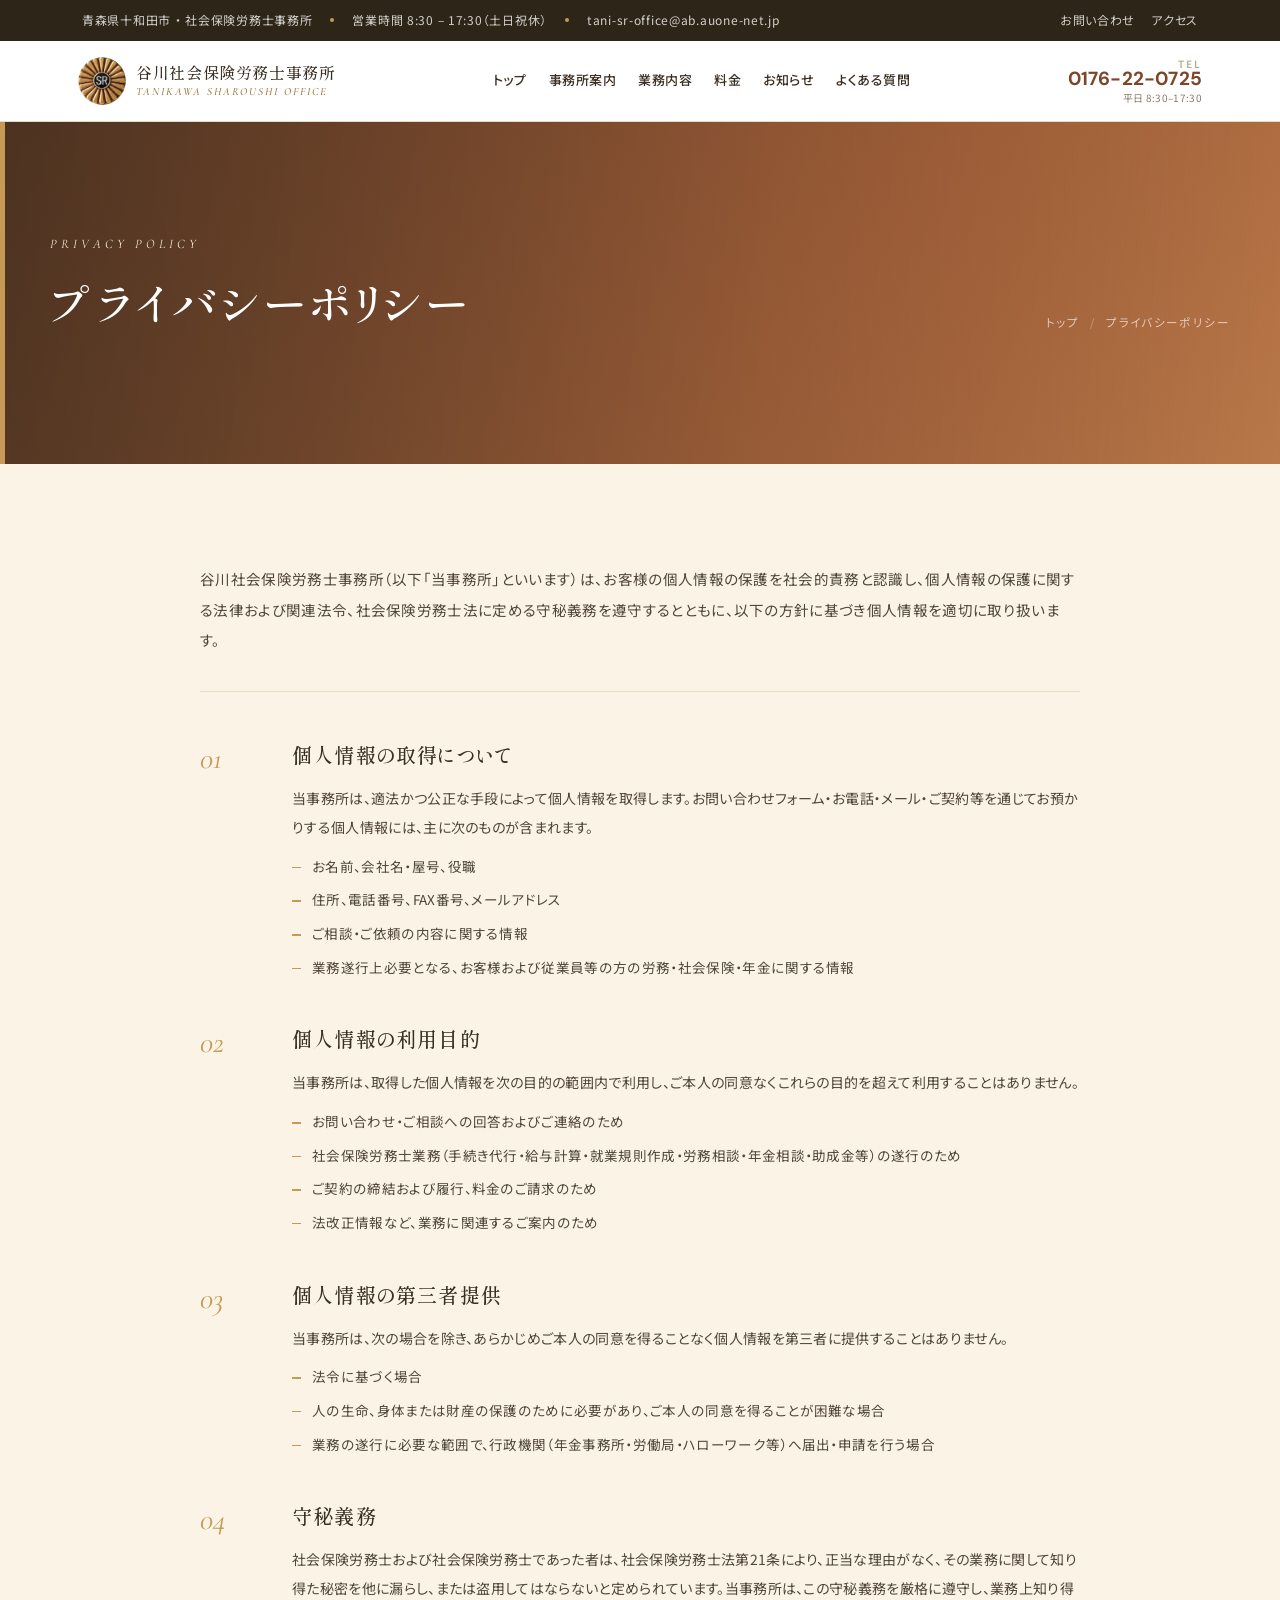
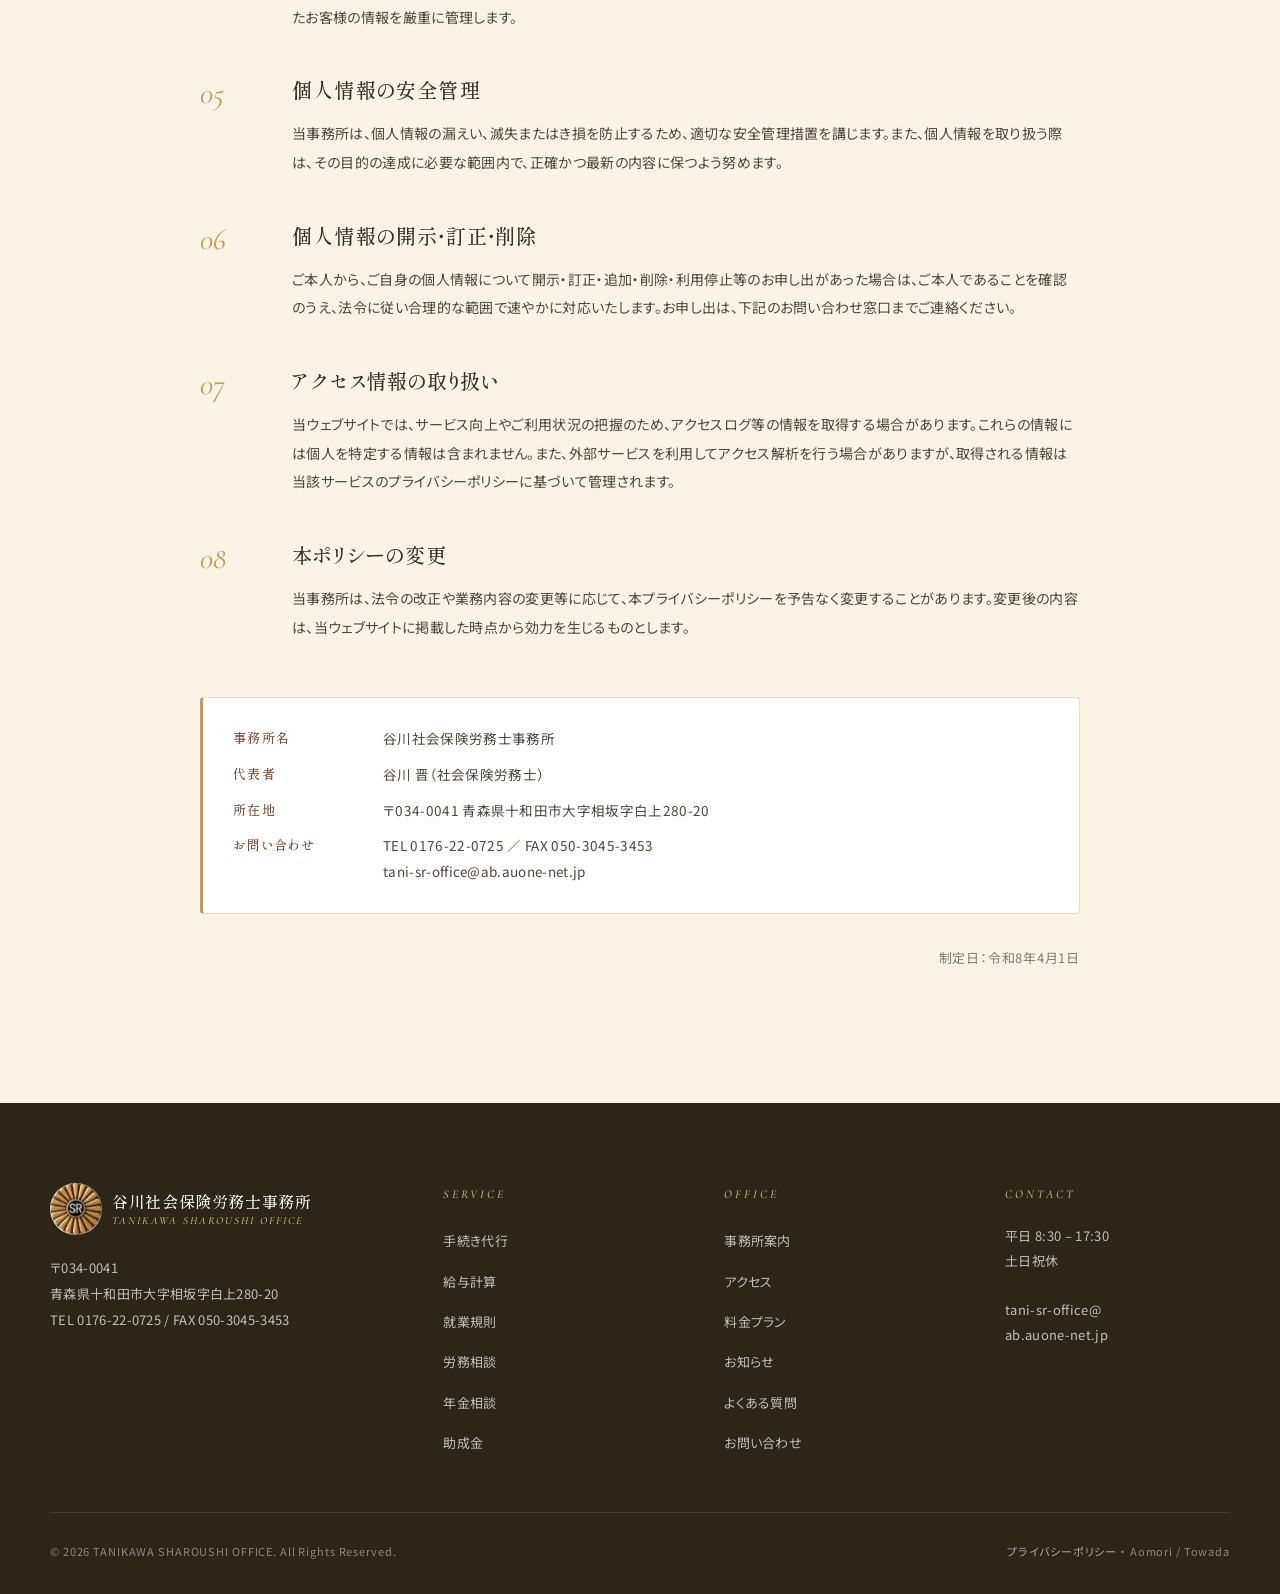
<file: docs/privacy.html>
<!DOCTYPE html>
<html lang="ja">
<head>
<meta charset="UTF-8">
<meta name="viewport" content="width=device-width, initial-scale=1.0">
<title>プライバシーポリシー | 谷川社会保険労務士事務所</title>
<meta name="description" content="谷川社会保険労務士事務所の個人情報保護方針（プライバシーポリシー）。お客様の個人情報の取り扱いについて。">
<link rel="canonical" href="https://tani-sumsum.github.io/-HP/privacy.html">
<meta property="og:type" content="website">
<meta property="og:site_name" content="谷川社会保険労務士事務所">
<meta property="og:locale" content="ja_JP">
<meta property="og:url" content="https://tani-sumsum.github.io/-HP/privacy.html">
<meta property="og:title" content="プライバシーポリシー | 谷川社会保険労務士事務所">
<meta property="og:description" content="谷川社会保険労務士事務所の個人情報保護方針（プライバシーポリシー）。お客様の個人情報の取り扱いについて。">
<meta property="og:image" content="https://tani-sumsum.github.io/-HP/assets/sr-emblem.jpg">
<meta name="twitter:card" content="summary">
<meta name="twitter:title" content="プライバシーポリシー | 谷川社会保険労務士事務所">
<meta name="twitter:description" content="谷川社会保険労務士事務所の個人情報保護方針（プライバシーポリシー）。お客様の個人情報の取り扱いについて。">
<meta name="twitter:image" content="https://tani-sumsum.github.io/-HP/assets/sr-emblem.jpg">
<script type="application/ld+json">
{
  "@context": "https://schema.org",
  "@type": "ProfessionalService",
  "name": "谷川社会保険労務士事務所",
  "alternateName": "TANIKAWA SHAROUSHI OFFICE",
  "image": "https://tani-sumsum.github.io/-HP/assets/sr-emblem.jpg",
  "url": "https://tani-sumsum.github.io/-HP/",
  "telephone": "+81-176-22-0725",
  "email": "tani-sr-office@ab.auone-net.jp",
  "address": {
    "@type": "PostalAddress",
    "streetAddress": "大字相坂字白上280-20",
    "addressLocality": "十和田市",
    "addressRegion": "青森県",
    "postalCode": "034-0041",
    "addressCountry": "JP"
  },
  "openingHoursSpecification": {
    "@type": "OpeningHoursSpecification",
    "dayOfWeek": ["Monday", "Tuesday", "Wednesday", "Thursday", "Friday"],
    "opens": "08:30",
    "closes": "17:30"
  },
  "founder": {
    "@type": "Person",
    "name": "谷川晋"
  },
  "areaServed": {
    "@type": "City",
    "name": "十和田市"
  }
}
</script>
<link rel="preconnect" href="https://fonts.googleapis.com">
<link rel="preconnect" href="https://fonts.gstatic.com" crossorigin>
<link href="https://fonts.googleapis.com/css2?family=Shippori+Mincho+B1:wght@400;500;600&family=Noto+Serif+JP:wght@400;500;600&family=Noto+Sans+JP:wght@300;400;500;700&family=Cormorant+Garamond:ital,wght@0,400;0,500;1,400;1,500&family=DM+Sans:wght@400;500;700&display=swap" rel="stylesheet">
<link rel="stylesheet" href="assets/shared.css">
<style>
/* ===== PRIVACY PAGE ===== */
.privacy-page { background: var(--paper-light); padding: 100px 32px 120px; }
.privacy-page__inner { max-width: var(--max-narrow); margin: 0 auto; }

.privacy-lead {
  font-size: 14.5px;
  line-height: 2.1;
  color: var(--text);
  margin: 0 0 48px;
  padding-bottom: 36px;
  border-bottom: 1px solid var(--line);
}

.policy {
  display: flex;
  flex-direction: column;
  gap: 44px;
}
.policy__item {
  display: grid;
  grid-template-columns: 64px 1fr;
  gap: 28px;
  align-items: start;
}
.policy__num {
  font-family: var(--serif-en);
  font-style: italic;
  font-size: 30px;
  color: var(--accent);
  line-height: 1;
  padding-top: 4px;
}
.policy__body h2 {
  font-family: var(--serif-jp);
  font-size: 20px;
  font-weight: 500;
  letter-spacing: 0.06em;
  color: var(--ink);
  margin: 0 0 14px;
  line-height: 1.5;
}
.policy__body p {
  font-size: 14px;
  line-height: 2.05;
  color: var(--text);
  margin: 0 0 12px;
}
.policy__body p:last-child { margin-bottom: 0; }
.policy__body ul {
  margin: 8px 0 0;
  padding-left: 0;
  list-style: none;
  display: flex;
  flex-direction: column;
  gap: 8px;
}
.policy__body ul li {
  font-size: 13.5px;
  line-height: 1.9;
  color: var(--text);
  padding-left: 20px;
  position: relative;
}
.policy__body ul li::before {
  content: "";
  position: absolute;
  left: 0;
  top: 13px;
  width: 9px;
  height: 1.5px;
  background: var(--accent);
}

.policy-meta {
  margin-top: 56px;
  padding: 28px 30px;
  background: var(--white);
  border: 1px solid var(--line);
  border-left: 3px solid var(--accent);
  border-radius: var(--r-sm);
}
.policy-meta dl {
  margin: 0;
  display: grid;
  grid-template-columns: 130px 1fr;
  gap: 10px 20px;
}
.policy-meta dt {
  font-family: var(--serif-jp);
  font-size: 13px;
  color: var(--primary-deep);
  font-weight: 500;
  letter-spacing: 0.1em;
}
.policy-meta dd {
  margin: 0;
  font-size: 13.5px;
  color: var(--text);
  line-height: 1.9;
}
.policy-date {
  margin-top: 32px;
  text-align: right;
  font-size: 13px;
  color: var(--text-soft);
  letter-spacing: 0.06em;
}

@media (max-width: 720px) {
  .privacy-page { padding: 50px 20px 80px; }
  .policy { gap: 34px; }
  .policy__item { grid-template-columns: 1fr; gap: 10px; }
  .policy__num { font-size: 24px; }
  .policy__body h2 { font-size: 17px; }
  .policy-meta dl { grid-template-columns: 1fr; gap: 4px 0; }
  .policy-meta dt { margin-top: 10px; }
}
</style>
</head>
<body data-screen-label="08 Privacy">

<!-- Utility bar -->
<div class="utility-bar">
  <div class="utility-bar__inner">
    <div class="utility-bar__left">
      <span>青森県十和田市 ・ 社会保険労務士事務所</span>
      <span class="dot"></span>
      <span>営業時間 8:30 – 17:30（土日祝休）</span>
      <span class="dot item-mail"></span>
      <span class="item-mail">tani-sr-office@ab.auone-net.jp</span>
    </div>
    <div class="utility-bar__right">
      <a href="contact.html">お問い合わせ</a>
      <a href="about.html#access">アクセス</a>
    </div>
  </div>
</div>

<!-- Header -->
<header class="site-header">
  <div class="site-header__inner">
    <a href="index.html" class="brand">
      <span class="brand__mark brand__mark--img"><img src="assets/sr-emblem.jpg" alt="谷川社会保険労務士事務所 エンブレム"></span>
      <span class="brand__text">
        <span class="brand__name">谷川社会保険労務士事務所</span>
        <span class="brand__sub">TANIKAWA SHAROUSHI OFFICE</span>
      </span>
    </a>
    <nav class="nav" aria-label="メインナビゲーション">
      <a href="index.html">トップ</a>
      <a href="about.html">事務所案内</a>
      <a href="services.html">業務内容</a>
      <a href="pricing.html">料金</a>
      <a href="news.html">お知らせ</a>
      <a href="faq.html">よくある質問</a>
    </nav>
    <div class="header-cta">
      <div class="tel-block">
        <span class="tel-block__label">TEL</span>
        <span class="tel-block__num">0176-22-0725</span>
        <span class="tel-block__hours">平日 8:30–17:30</span>
      </div>
      <a href="contact.html" class="btn btn--primary">ご相談はこちら<span class="arrow"></span></a>
      <button class="nav-toggle" aria-label="メニュー" aria-expanded="false">
        <span></span><span></span><span></span>
      </button>
    </div>
  </div>
</header>

<!-- Mobile drawer -->
<div class="mobile-drawer" id="mobileDrawer">
  <div class="mobile-drawer__panel">
    <div class="mobile-drawer__header">
      <span class="mobile-drawer__brand">谷川社会保険労務士事務所</span>
      <button class="mobile-drawer__close" aria-label="閉じる">×</button>
    </div>
    <a href="index.html" class="m-link">トップ <span class="en">Home</span></a>
    <a href="about.html" class="m-link">事務所案内 <span class="en">About</span></a>
    <a href="services.html" class="m-link">業務内容 <span class="en">Services</span></a>
    <a href="pricing.html" class="m-link">料金プラン <span class="en">Pricing</span></a>
    <a href="news.html" class="m-link">お知らせ <span class="en">News</span></a>
    <a href="faq.html" class="m-link">よくある質問 <span class="en">FAQ</span></a>
    <a href="contact.html" class="m-link">お問い合わせ <span class="en">Contact</span></a>
    <div class="mobile-drawer__cta">
      <div class="mobile-drawer__tel">
        <span class="l">TEL</span>
        <span class="n">0176-22-0725</span>
        <span class="h">平日 8:30 – 17:30</span>
      </div>
      <a href="contact.html" class="btn btn--primary">お問い合わせフォーム<span class="arrow"></span></a>
    </div>
  </div>
</div>

<!-- Page hero -->
<section class="page-hero" style="--hero-photo: url('https://images.unsplash.com/photo-1450101499163-c8848c66ca85?w=1600&q=80&auto=format&fit=crop');">
  <div class="page-hero__inner">
    <div>
      <div class="page-hero__sub">Privacy Policy</div>
      <h1 class="page-hero__title">プライバシーポリシー</h1>
    </div>
    <div class="breadcrumb">
      <a href="index.html">トップ</a>
      <span class="sep">/</span>
      <span>プライバシーポリシー</span>
    </div>
  </div>
</section>

<!-- Privacy content -->
<section class="privacy-page">
  <div class="privacy-page__inner">
    <p class="privacy-lead">
      谷川社会保険労務士事務所（以下「当事務所」といいます）は、お客様の個人情報の保護を社会的責務と認識し、個人情報の保護に関する法律および関連法令、社会保険労務士法に定める守秘義務を遵守するとともに、以下の方針に基づき個人情報を適切に取り扱います。
    </p>

    <div class="policy">
      <div class="policy__item">
        <div class="policy__num">01</div>
        <div class="policy__body">
          <h2>個人情報の取得について</h2>
          <p>当事務所は、適法かつ公正な手段によって個人情報を取得します。お問い合わせフォーム・お電話・メール・ご契約等を通じてお預かりする個人情報には、主に次のものが含まれます。</p>
          <ul>
            <li>お名前、会社名・屋号、役職</li>
            <li>住所、電話番号、FAX番号、メールアドレス</li>
            <li>ご相談・ご依頼の内容に関する情報</li>
            <li>業務遂行上必要となる、お客様および従業員等の方の労務・社会保険・年金に関する情報</li>
          </ul>
        </div>
      </div>

      <div class="policy__item">
        <div class="policy__num">02</div>
        <div class="policy__body">
          <h2>個人情報の利用目的</h2>
          <p>当事務所は、取得した個人情報を次の目的の範囲内で利用し、ご本人の同意なくこれらの目的を超えて利用することはありません。</p>
          <ul>
            <li>お問い合わせ・ご相談への回答およびご連絡のため</li>
            <li>社会保険労務士業務（手続き代行・給与計算・就業規則作成・労務相談・年金相談・助成金等）の遂行のため</li>
            <li>ご契約の締結および履行、料金のご請求のため</li>
            <li>法改正情報など、業務に関連するご案内のため</li>
          </ul>
        </div>
      </div>

      <div class="policy__item">
        <div class="policy__num">03</div>
        <div class="policy__body">
          <h2>個人情報の第三者提供</h2>
          <p>当事務所は、次の場合を除き、あらかじめご本人の同意を得ることなく個人情報を第三者に提供することはありません。</p>
          <ul>
            <li>法令に基づく場合</li>
            <li>人の生命、身体または財産の保護のために必要があり、ご本人の同意を得ることが困難な場合</li>
            <li>業務の遂行に必要な範囲で、行政機関（年金事務所・労働局・ハローワーク等）へ届出・申請を行う場合</li>
          </ul>
        </div>
      </div>

      <div class="policy__item">
        <div class="policy__num">04</div>
        <div class="policy__body">
          <h2>守秘義務</h2>
          <p>社会保険労務士および社会保険労務士であった者は、社会保険労務士法第21条により、正当な理由がなく、その業務に関して知り得た秘密を他に漏らし、または盗用してはならないと定められています。当事務所は、この守秘義務を厳格に遵守し、業務上知り得たお客様の情報を厳重に管理します。</p>
        </div>
      </div>

      <div class="policy__item">
        <div class="policy__num">05</div>
        <div class="policy__body">
          <h2>個人情報の安全管理</h2>
          <p>当事務所は、個人情報の漏えい、滅失またはき損を防止するため、適切な安全管理措置を講じます。また、個人情報を取り扱う際は、その目的の達成に必要な範囲内で、正確かつ最新の内容に保つよう努めます。</p>
        </div>
      </div>

      <div class="policy__item">
        <div class="policy__num">06</div>
        <div class="policy__body">
          <h2>個人情報の開示・訂正・削除</h2>
          <p>ご本人から、ご自身の個人情報について開示・訂正・追加・削除・利用停止等のお申し出があった場合は、ご本人であることを確認のうえ、法令に従い合理的な範囲で速やかに対応いたします。お申し出は、下記のお問い合わせ窓口までご連絡ください。</p>
        </div>
      </div>

      <div class="policy__item">
        <div class="policy__num">07</div>
        <div class="policy__body">
          <h2>アクセス情報の取り扱い</h2>
          <p>当ウェブサイトでは、サービス向上やご利用状況の把握のため、アクセスログ等の情報を取得する場合があります。これらの情報には個人を特定する情報は含まれません。また、外部サービスを利用してアクセス解析を行う場合がありますが、取得される情報は当該サービスのプライバシーポリシーに基づいて管理されます。</p>
        </div>
      </div>

      <div class="policy__item">
        <div class="policy__num">08</div>
        <div class="policy__body">
          <h2>本ポリシーの変更</h2>
          <p>当事務所は、法令の改正や業務内容の変更等に応じて、本プライバシーポリシーを予告なく変更することがあります。変更後の内容は、当ウェブサイトに掲載した時点から効力を生じるものとします。</p>
        </div>
      </div>
    </div>

    <div class="policy-meta">
      <dl>
        <dt>事務所名</dt>
        <dd>谷川社会保険労務士事務所</dd>
        <dt>代表者</dt>
        <dd>谷川 晋（社会保険労務士）</dd>
        <dt>所在地</dt>
        <dd>〒034-0041 青森県十和田市大字相坂字白上280-20</dd>
        <dt>お問い合わせ</dt>
        <dd>TEL 0176-22-0725 ／ FAX 050-3045-3453<br>tani-sr-office@ab.auone-net.jp</dd>
      </dl>
    </div>

    <p class="policy-date">制定日：令和8年4月1日</p>
  </div>
</section>

<!-- Mobile sticky CTA -->
<div class="mobile-cta">
  <a href="tel:0176-22-0725" class="tel-cta">
    <svg width="14" height="14" viewBox="0 0 24 24" fill="none" stroke="currentColor" stroke-width="2"><path d="M22 16.92v3a2 2 0 0 1-2.18 2 19.79 19.79 0 0 1-8.63-3.07 19.5 19.5 0 0 1-6-6 19.79 19.79 0 0 1-3.07-8.67A2 2 0 0 1 4.11 2h3a2 2 0 0 1 2 1.72c.13.96.37 1.9.72 2.81a2 2 0 0 1-.45 2.11L8.09 9.91a16 16 0 0 0 6 6l1.27-1.27a2 2 0 0 1 2.11-.45c.91.35 1.85.59 2.81.72A2 2 0 0 1 22 16.92z"/></svg>
    お電話
  </a>
  <a href="contact.html" class="form-cta">フォームでご相談 <span class="arrow"></span></a>
</div>

<!-- Footer -->
<footer class="site-footer">
  <div class="footer-grid">
    <div class="footer-brand">
      <a href="index.html" class="brand">
        <span class="brand__mark brand__mark--img"><img src="assets/sr-emblem.jpg" alt="谷川社会保険労務士事務所 エンブレム"></span>
        <span class="brand__text">
          <span class="brand__name">谷川社会保険労務士事務所</span>
          <span class="brand__sub">TANIKAWA SHAROUSHI OFFICE</span>
        </span>
      </a>
      <p>
        〒034-0041<br>
        青森県十和田市大字相坂字白上280-20<br>
        TEL 0176-22-0725 / FAX 050-3045-3453
      </p>
    </div>
    <div class="footer-col">
      <h4>Service</h4>
      <ul>
        <li><a href="services.html#proc">手続き代行</a></li>
        <li><a href="services.html#payroll">給与計算</a></li>
        <li><a href="services.html#rules">就業規則</a></li>
        <li><a href="services.html#consult">労務相談</a></li>
        <li><a href="services.html#pension">年金相談</a></li>
        <li><a href="services.html#subsidy">助成金</a></li>
      </ul>
    </div>
    <div class="footer-col">
      <h4>Office</h4>
      <ul>
        <li><a href="about.html">事務所案内</a></li>
        <li><a href="about.html#access">アクセス</a></li>
        <li><a href="pricing.html">料金プラン</a></li>
        <li><a href="news.html">お知らせ</a></li>
        <li><a href="faq.html">よくある質問</a></li>
        <li><a href="contact.html">お問い合わせ</a></li>
      </ul>
    </div>
    <div class="footer-col">
      <h4>Contact</h4>
      <p>
        平日 8:30 – 17:30<br>
        土日祝休<br><br>
        tani-sr-office@<br>ab.auone-net.jp
      </p>
    </div>
  </div>
  <div class="footer-bottom">
    <span>© 2026 TANIKAWA SHAROUSHI OFFICE. All Rights Reserved.</span>
    <span><a href="privacy.html" style="color:rgba(255,255,255,0.6);">プライバシーポリシー</a> ・ Aomori / Towada</span>
  </div>
</footer>

<script>
(function() {
  const toggle = document.querySelector('.nav-toggle');
  const drawer = document.getElementById('mobileDrawer');
  if (!toggle || !drawer) return;
  const closeBtn = drawer.querySelector('.mobile-drawer__close');
  function open() {
    drawer.classList.add('is-open');
    toggle.classList.add('is-open');
    toggle.setAttribute('aria-expanded', 'true');
    document.body.style.overflow = 'hidden';
  }
  function close() {
    drawer.classList.remove('is-open');
    toggle.classList.remove('is-open');
    toggle.setAttribute('aria-expanded', 'false');
    document.body.style.overflow = '';
  }
  toggle.addEventListener('click', () => drawer.classList.contains('is-open') ? close() : open());
  closeBtn.addEventListener('click', close);
  drawer.addEventListener('click', (e) => { if (e.target === drawer) close(); });
  drawer.querySelectorAll('a.m-link').forEach(a => a.addEventListener('click', close));
})();
</script>
</body>
</html>
</file>
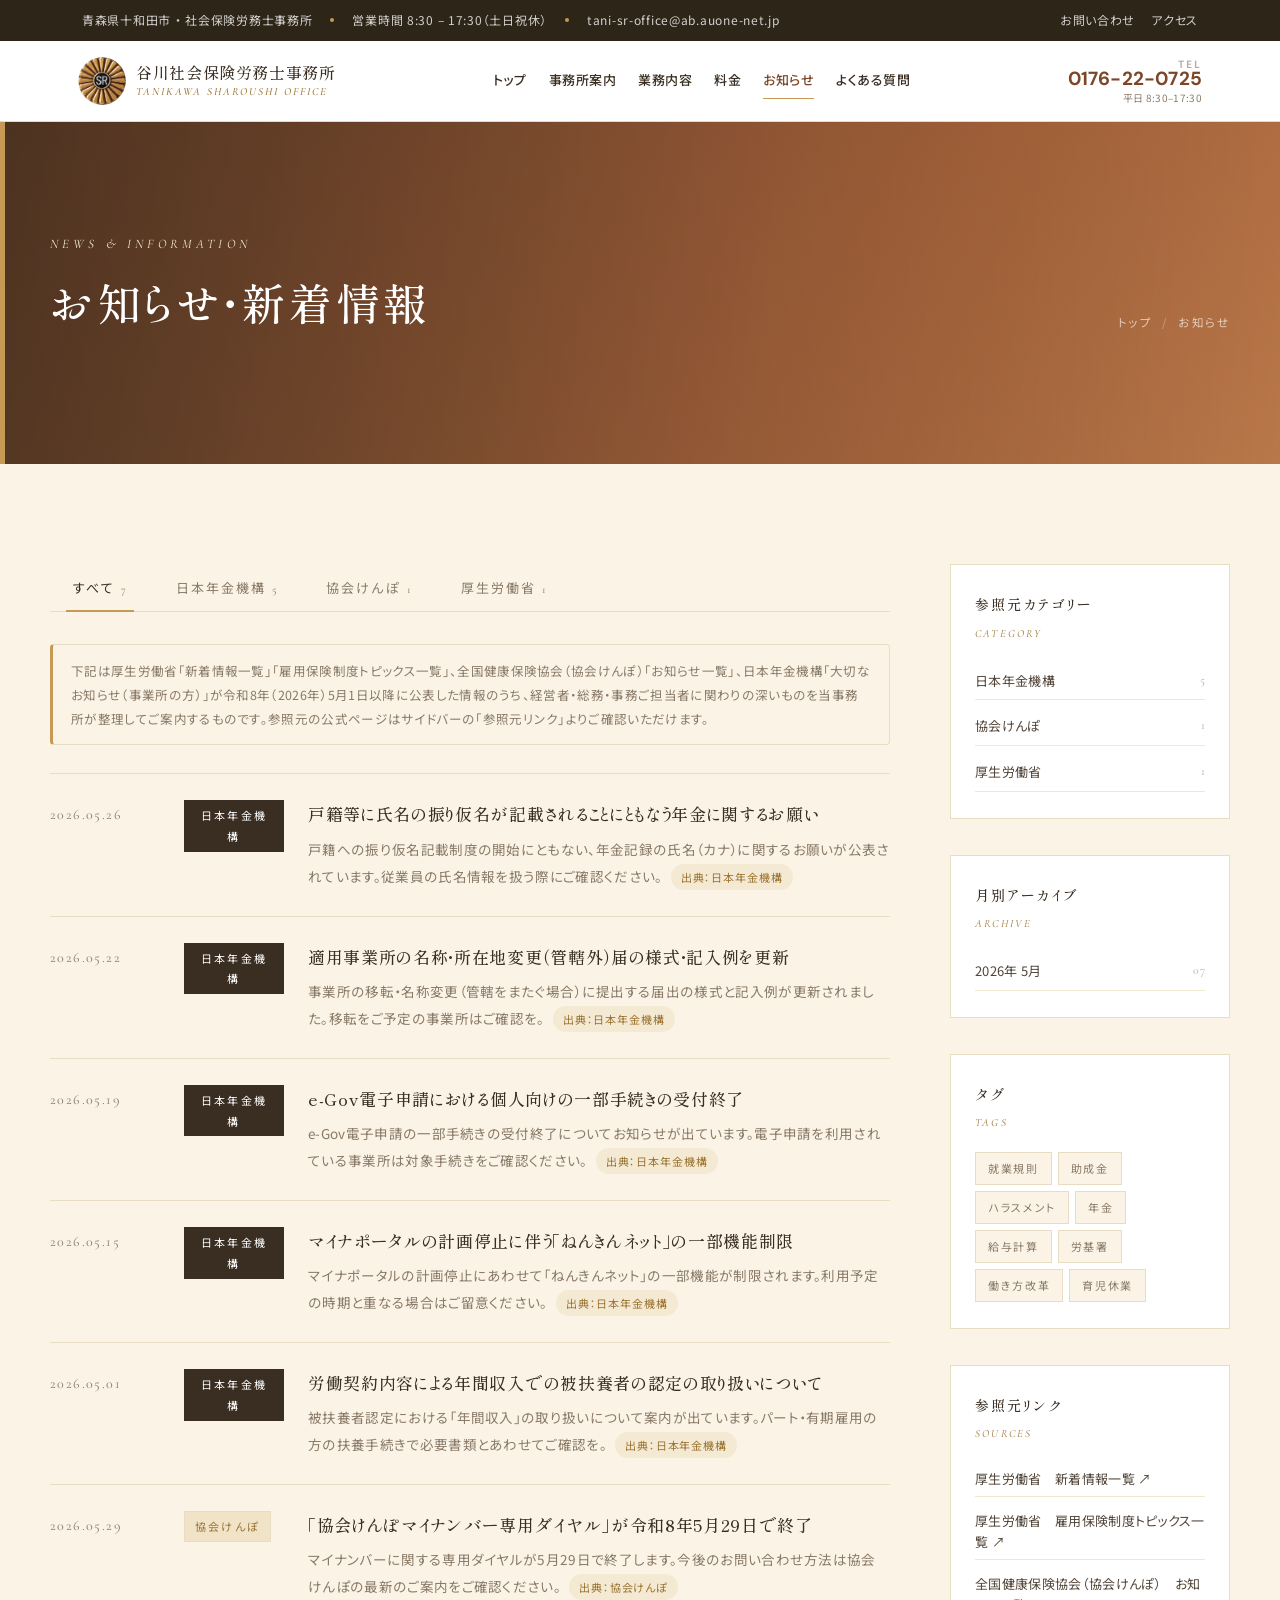
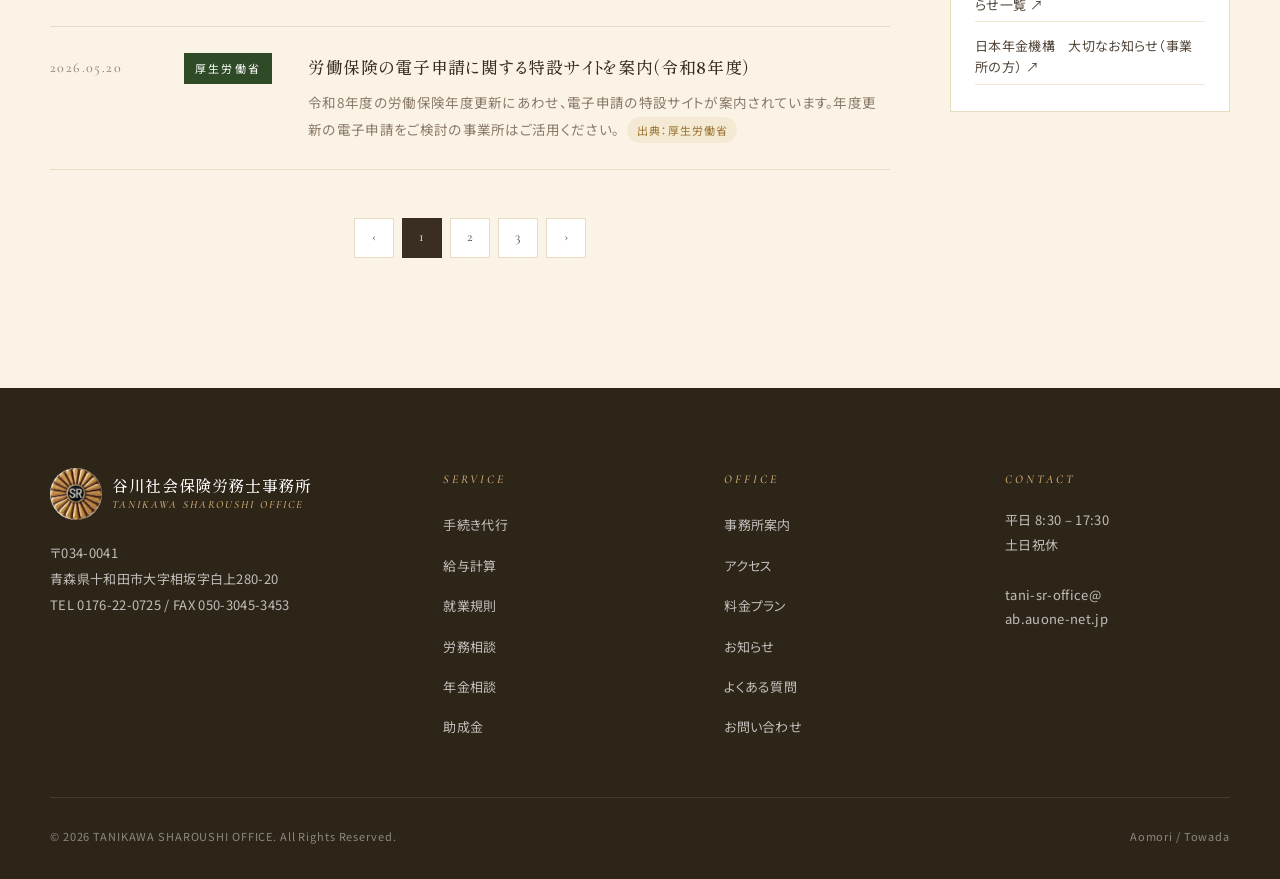
<file: project/news-print.html>
<!DOCTYPE html>
<html lang="ja">
<head>
<meta charset="UTF-8">
<meta name="viewport" content="width=device-width, initial-scale=1.0">
<template id="__bundler_thumbnail" data-bg-color="#7d4628">
  <svg viewBox="0 0 1200 800" xmlns="http://www.w3.org/2000/svg">
    <rect width="1200" height="800" fill="#7d4628"/>
    <circle cx="600" cy="320" r="120" fill="none" stroke="#d6b277" stroke-width="8"/>
    <text x="600" y="360" font-family="serif" font-size="120" fill="#d6b277" text-anchor="middle">谷</text>
    <text x="600" y="520" font-family="serif" font-size="64" fill="#faf3e6" text-anchor="middle" letter-spacing="8">お知らせ</text>
    <rect x="450" y="580" width="300" height="4" fill="#c6a672"/>
  </svg>
</template>
<title>お知らせ・新着情報 | 谷川社会保険労務士事務所</title>
<meta name="description" content="谷川社会保険労務士事務所からの新着情報・お知らせ・労務コラム。">
<link rel="preconnect" href="https://fonts.googleapis.com">
<link rel="preconnect" href="https://fonts.gstatic.com" crossorigin>
<link href="https://fonts.googleapis.com/css2?family=Shippori+Mincho+B1:wght@400;500&family=Noto+Sans+JP:wght@400;500;700&family=Cormorant+Garamond:ital@0;1&family=DM+Sans:wght@400;700&display=swap" rel="stylesheet">
<link rel="stylesheet" href="assets/shared.css">
<style>
/* ===== PRINT OPTIMIZATION ===== */
@media print {
  @page { size: A4 portrait; margin: 14mm 14mm 16mm; }
  * { -webkit-print-color-adjust: exact !important; print-color-adjust: exact !important; }

  /* Hide interactive / non-print chrome */
  .utility-bar, .site-header, .mobile-drawer, .mobile-cta,
  .nav-toggle, .news-tabs, .pagination, .site-footer { display: none !important; }

  body { padding: 0 !important; background: #fff !important; }

  /* Page hero -> compact print header band */
  .page-hero { padding: 0 0 14px !important; background: #fff !important; color: var(--ink) !important; border-bottom: 2px solid var(--accent); margin-bottom: 18px; }
  .page-hero::before, .page-hero::after { display: none !important; }
  .page-hero__inner { display: block !important; }
  .page-hero__sub { color: var(--accent-deep) !important; }
  .page-hero__title { color: var(--ink) !important; font-size: 26px !important; }
  .breadcrumb { display: none !important; }

  /* Layout: single column, drop sidebar */
  .news-page { padding: 0 !important; background: #fff !important; }
  .news-page__inner { display: block !important; max-width: 100% !important; }
  .news-side { display: none !important; }

  .source-note { font-size: 11px !important; }

  /* Articles list */
  .article-list { border-top: 1px solid #ccc !important; }
  .article {
    grid-template-columns: 92px 110px 1fr !important;
    gap: 14px !important;
    padding: 12px 0 !important;
    break-inside: avoid;
    page-break-inside: avoid;
  }
  .article:hover { background: #fff !important; }
  .article__title { font-size: 13.5px !important; }
  .article__excerpt { font-size: 11.5px !important; line-height: 1.7 !important; }
  .src { border: 1px solid #ccc; }

  a { color: var(--ink) !important; text-decoration: none !important; }
}

/* Print page footer with source list (shown only in print) */
.print-footer { display: none; }
@media print {
  .print-footer {
    display: block;
    margin-top: 22px;
    padding-top: 14px;
    border-top: 1px solid #ccc;
    font-size: 10.5px;
    line-height: 1.8;
    color: #444;
    break-inside: avoid;
  }
  .print-footer h4 { font-family: var(--serif-jp); font-size: 12px; margin: 0 0 8px; color: var(--ink); }
  .print-footer ul { margin: 0; padding-left: 18px; }
  .print-footer .meta { margin-top: 12px; color: #777; font-size: 10px; }
}
</style>
<style>
.news-page { background: var(--paper-light); padding: 100px 32px 130px; }
.news-page__inner {
  max-width: var(--max);
  margin: 0 auto;
  display: grid;
  grid-template-columns: 1fr 280px;
  gap: 60px;
}

/* Filter tabs */
.news-tabs {
  display: flex;
  gap: 4px;
  margin-bottom: 32px;
  border-bottom: 1px solid var(--line);
}
.news-tabs button {
  background: none;
  border: 0;
  padding: 14px 22px;
  font-family: var(--sans-jp);
  font-size: 13px;
  letter-spacing: 0.15em;
  color: var(--text-soft);
  cursor: pointer;
  position: relative;
  transition: color 0.2s;
}
.news-tabs button:hover { color: var(--navy); }
.news-tabs button.is-active { color: var(--navy); }
.news-tabs button.is-active::after {
  content: "";
  position: absolute;
  left: 16px; right: 16px;
  bottom: -1px;
  height: 2px;
  background: var(--gold);
}
.news-tabs button .count {
  font-family: var(--serif-en);
  color: var(--gold-deep);
  font-size: 11px;
  margin-left: 6px;
}

.article-list {
  display: flex;
  flex-direction: column;  border-top: 1px solid var(--line);
}
.source-note {
  font-size: 12.5px;
  line-height: 1.9;
  color: var(--text-soft);
  background: var(--paper);
  border: 1px solid var(--line);
  border-left: 3px solid var(--accent);
  padding: 14px 18px;
  margin: 0 0 28px;
  border-radius: var(--r-sm);
}
.src {
  display: inline-block;
  margin-left: 8px;
  font-size: 11px;
  letter-spacing: 0.08em;
  color: var(--accent-deep);
  background: var(--accent-soft);
  padding: 2px 10px;
  border-radius: var(--r-pill);
  white-space: nowrap;
}
.article {
  display: grid;
  grid-template-columns: 110px 100px 1fr;
  gap: 24px;
  padding: 26px 0;
  border-bottom: 1px solid var(--line);
  cursor: pointer;
  transition: background 0.2s;
  color: var(--text);
  text-decoration: none;
  align-items: start;
}
.article:hover { background: var(--paper); }
.article__date {
  font-family: var(--serif-en);
  font-size: 14px;
  letter-spacing: 0.1em;
  color: var(--text-soft);
  padding-top: 2px;
}
.article__tag {
  font-size: 11px;
  letter-spacing: 0.2em;
  padding: 4px 10px;
  text-align: center;
  width: fit-content;
  height: fit-content;
  border: 1px solid;
}
.article__tag[data-tag="info"] { background: var(--navy); color: var(--white); border-color: var(--navy); }
.article__tag[data-tag="news"] { background: var(--paper-warm); color: var(--gold-deep); border-color: var(--line); }
.article__tag[data-tag="clm"] { background: var(--white); color: var(--text-soft); border-color: var(--line); }
.article__tag[data-tag="sub"] { background: var(--leaf-deep); color: var(--white); border-color: var(--leaf-deep); }

.article__body { display: flex; flex-direction: column; gap: 8px; }
.article__title {
  font-family: var(--serif-jp);
  font-size: 17px;
  color: var(--ink);
  margin: 0;
  font-weight: 500;
  letter-spacing: 0.04em;
  line-height: 1.6;
}
.article__excerpt {
  font-size: 13.5px;
  color: var(--text-soft);
  line-height: 2;
  margin: 0;
}

/* Sidebar */
.news-side {
  display: flex;
  flex-direction: column;
  gap: 36px;
  position: sticky;
  top: 100px;
  align-self: start;
}
.side-block { background: var(--white); border: 1px solid var(--line); padding: 26px 24px; }
.side-block h3 {
  font-family: var(--serif-jp);
  font-size: 14px;
  letter-spacing: 0.15em;
  color: var(--ink);
  margin: 0 0 6px;
  font-weight: 500;
}
.side-block .en {
  font-family: var(--serif-en);
  font-style: italic;
  font-size: 11px;
  letter-spacing: 0.2em;
  color: var(--gold-deep);
  text-transform: uppercase;
  margin-bottom: 18px;
  display: block;
}
.side-block ul { list-style: none; padding: 0; margin: 0; display: flex; flex-direction: column; gap: 8px; }
.side-block ul li a {
  font-size: 13px;
  color: var(--text);
  display: flex;
  justify-content: space-between;
  padding: 6px 0;
  border-bottom: 1px solid var(--line-soft);
}
.side-block ul li a:hover { color: var(--gold-deep); }
.source-links li a {
  border-bottom: 1px solid var(--line-soft);
  line-height: 1.6;
  padding: 8px 0;
}
.side-block ul li a .y {
  font-family: var(--serif-en);
  color: var(--text-mute);
  font-size: 12px;
}
.side-tags { display: flex; flex-wrap: wrap; gap: 6px; }
.side-tags span {
  font-size: 11px;
  letter-spacing: 0.15em;
  padding: 5px 12px;
  background: var(--paper);
  color: var(--text-soft);
  border: 1px solid var(--line);
}

/* Pagination */
.pagination {
  display: flex;
  gap: 8px;
  justify-content: center;
  margin-top: 48px;
}
.pagination a {
  width: 40px;
  height: 40px;
  display: grid;
  place-items: center;
  border: 1px solid var(--line);
  background: var(--white);
  color: var(--text);
  font-family: var(--serif-en);
  font-size: 14px;
  transition: all 0.2s;
}
.pagination a:hover { background: var(--paper-warm); color: var(--navy); }
.pagination a.is-current { background: var(--navy); color: var(--white); border-color: var(--navy); }

@media (max-width: 1024px) {
  .news-page__inner { grid-template-columns: 1fr; }
  .news-side { position: static; flex-direction: row; flex-wrap: wrap; }
  .side-block { flex: 1 1 240px; }
  .article { grid-template-columns: 90px 80px 1fr; gap: 16px; padding: 20px 0; }
}
@media (max-width: 720px) {
  .article { grid-template-columns: 1fr; gap: 8px; }
  .article__date { font-size: 12px; }
  .news-tabs { overflow-x: auto; }
  .news-tabs button { padding: 12px 14px; font-size: 12px; flex-shrink: 0; }
}
</style>
</head>
<body data-screen-label="05 News">

<div class="utility-bar">
  <div class="utility-bar__inner">
    <div class="utility-bar__left">
      <span>青森県十和田市 ・ 社会保険労務士事務所</span>
      <span class="dot"></span>
      <span>営業時間 8:30 – 17:30（土日祝休）</span>
      <span class="dot item-mail"></span>
      <span class="item-mail">tani-sr-office@ab.auone-net.jp</span>
    </div>
    <div class="utility-bar__right">
      <a href="contact.html">お問い合わせ</a>
      <a href="about.html#access">アクセス</a>
    </div>
  </div>
</div>

<header class="site-header">
  <div class="site-header__inner">
    <a href="index.html" class="brand">
      <span class="brand__mark brand__mark--img"><img src="assets/sr-emblem.jpg" alt="谷川社会保険労務士事務所 エンブレム"></span>
      <span class="brand__text">
        <span class="brand__name">谷川社会保険労務士事務所</span>
        <span class="brand__sub">TANIKAWA SHAROUSHI OFFICE</span>
      </span>
    </a>
    <nav class="nav" aria-label="メインナビゲーション">
      <a href="index.html">トップ</a>
      <a href="about.html">事務所案内</a>
      <a href="services.html">業務内容</a>
      <a href="pricing.html">料金</a>
      <a href="news.html" class="is-current">お知らせ</a>
      <a href="faq.html">よくある質問</a>
    </nav>
    <div class="header-cta">
      <div class="tel-block">
        <span class="tel-block__label">TEL</span>
        <span class="tel-block__num">0176-22-0725</span>
        <span class="tel-block__hours">平日 8:30–17:30</span>
      </div>
      <a href="contact.html" class="btn btn--primary">ご相談はこちら<span class="arrow"></span></a>
      <button class="nav-toggle" aria-label="メニュー" aria-expanded="false">
        <span></span><span></span><span></span>
      </button>
    </div>
  </div>
</header>
<!-- Mobile drawer -->
<div class="mobile-drawer" id="mobileDrawer">
  <div class="mobile-drawer__panel">
    <div class="mobile-drawer__header">
      <span class="mobile-drawer__brand">谷川社会保険労務士事務所</span>
      <button class="mobile-drawer__close" aria-label="閉じる">×</button>
    </div>
    <a href="index.html" class="m-link">トップ <span class="en">Home</span></a>
    <a href="about.html" class="m-link">事務所案内 <span class="en">About</span></a>
    <a href="services.html" class="m-link">業務内容 <span class="en">Services</span></a>
    <a href="pricing.html" class="m-link">料金プラン <span class="en">Pricing</span></a>
    <a href="news.html" class="m-link">お知らせ <span class="en">News</span></a>
    <a href="faq.html" class="m-link">よくある質問 <span class="en">FAQ</span></a>
    <a href="contact.html" class="m-link">お問い合わせ <span class="en">Contact</span></a>
    <div class="mobile-drawer__cta">
      <div class="mobile-drawer__tel">
        <span class="l">TEL</span>
        <span class="n">0176-22-0725</span>
        <span class="h">平日 8:30 – 17:30</span>
      </div>
      <a href="contact.html" class="btn btn--primary">お問い合わせフォーム<span class="arrow"></span></a>
    </div>
  </div>
</div>


<section class="page-hero" style="--hero-photo: url('https://images.unsplash.com/photo-1521791136064-7986c2920216?w=1600&q=80&auto=format&fit=crop');">
  <div class="page-hero__inner">
    <div>
      <div class="page-hero__sub">News &amp; Information</div>
      <h1 class="page-hero__title">お知らせ・新着情報</h1>
    </div>
    <div class="breadcrumb">
      <a href="index.html">トップ</a>
      <span class="sep">/</span>
      <span>お知らせ</span>
    </div>
  </div>
</section>

<section class="news-page">
  <div class="news-page__inner">
    <div>
      <div class="news-tabs">
        <button class="is-active" data-filter="all">すべて<span class="count">7</span></button>
        <button data-filter="nenkin">日本年金機構<span class="count">5</span></button>
        <button data-filter="kenpo">協会けんぽ<span class="count">1</span></button>
        <button data-filter="mhlw">厚生労働省<span class="count">1</span></button>
      </div>

      <p class="source-note">下記は厚生労働省「新着情報一覧」「雇用保険制度トピックス一覧」、全国健康保険協会（協会けんぽ）「お知らせ一覧」、日本年金機構「大切なお知らせ（事業所の方）」が令和8年（2026年）5月1日以降に公表した情報のうち、経営者・総務・事務ご担当者に関わりの深いものを当事務所が整理してご案内するものです。参照元の公式ページはサイドバーの「参照元リンク」よりご確認いただけます。</p>

      <div class="article-list" id="articles">
        <a href="https://www.nenkin.go.jp/oshirase/taisetu/jigyosho/2026/index.html" target="_blank" rel="noopener" class="article" data-cat="nenkin">
          <span class="article__date">2026.05.26</span>
          <span class="article__tag" data-tag="info">日本年金機構</span>
          <div class="article__body">
            <h3 class="article__title">戸籍等に氏名の振り仮名が記載されることにともなう年金に関するお願い</h3>
            <p class="article__excerpt">戸籍への振り仮名記載制度の開始にともない、年金記録の氏名（カナ）に関するお願いが公表されています。従業員の氏名情報を扱う際にご確認ください。<span class="src">出典：日本年金機構</span></p>
          </div>
        </a>
        <a href="https://www.nenkin.go.jp/shinsei/kounen/tekiyo/jigyosho/20141203-02.html" target="_blank" rel="noopener" class="article" data-cat="nenkin">
          <span class="article__date">2026.05.22</span>
          <span class="article__tag" data-tag="info">日本年金機構</span>
          <div class="article__body">
            <h3 class="article__title">適用事業所の名称・所在地変更（管轄外）届の様式・記入例を更新</h3>
            <p class="article__excerpt">事業所の移転・名称変更（管轄をまたぐ場合）に提出する届出の様式と記入例が更新されました。移転をご予定の事業所はご確認を。<span class="src">出典：日本年金機構</span></p>
          </div>
        </a>
        <a href="https://www.nenkin.go.jp/oshirase/taisetu/jigyosho/2026/index.html" target="_blank" rel="noopener" class="article" data-cat="nenkin">
          <span class="article__date">2026.05.19</span>
          <span class="article__tag" data-tag="info">日本年金機構</span>
          <div class="article__body">
            <h3 class="article__title">e-Gov電子申請における個人向けの一部手続きの受付終了</h3>
            <p class="article__excerpt">e-Gov電子申請の一部手続きの受付終了についてお知らせが出ています。電子申請を利用されている事業所は対象手続きをご確認ください。<span class="src">出典：日本年金機構</span></p>
          </div>
        </a>
        <a href="https://www.nenkin.go.jp/oshirase/taisetu/jigyosho/2026/index.html" target="_blank" rel="noopener" class="article" data-cat="nenkin">
          <span class="article__date">2026.05.15</span>
          <span class="article__tag" data-tag="info">日本年金機構</span>
          <div class="article__body">
            <h3 class="article__title">マイナポータルの計画停止に伴う「ねんきんネット」の一部機能制限</h3>
            <p class="article__excerpt">マイナポータルの計画停止にあわせて「ねんきんネット」の一部機能が制限されます。利用予定の時期と重なる場合はご留意ください。<span class="src">出典：日本年金機構</span></p>
          </div>
        </a>
        <a href="https://www.nenkin.go.jp/oshirase/taisetu/jigyosho/2026/index.html" target="_blank" rel="noopener" class="article" data-cat="nenkin">
          <span class="article__date">2026.05.01</span>
          <span class="article__tag" data-tag="info">日本年金機構</span>
          <div class="article__body">
            <h3 class="article__title">労働契約内容による年間収入での被扶養者の認定の取り扱いについて</h3>
            <p class="article__excerpt">被扶養者認定における「年間収入」の取り扱いについて案内が出ています。パート・有期雇用の方の扶養手続きで必要書類とあわせてご確認を。<span class="src">出典：日本年金機構</span></p>
          </div>
        </a>
        <a href="https://www.kyoukaikenpo.or.jp/news/" target="_blank" rel="noopener" class="article" data-cat="kenpo">
          <span class="article__date">2026.05.29</span>
          <span class="article__tag" data-tag="news">協会けんぽ</span>
          <div class="article__body">
            <h3 class="article__title">「協会けんぽマイナンバー専用ダイヤル」が令和8年5月29日で終了</h3>
            <p class="article__excerpt">マイナンバーに関する専用ダイヤルが5月29日で終了します。今後のお問い合わせ方法は協会けんぽの最新のご案内をご確認ください。<span class="src">出典：協会けんぽ</span></p>
          </div>
        </a>
        <a href="https://www.mhlw.go.jp/stf/seisakunitsuite/bunya/topics_150897.html" target="_blank" rel="noopener" class="article" data-cat="mhlw">
          <span class="article__date">2026.05.20</span>
          <span class="article__tag" data-tag="sub">厚生労働省</span>
          <div class="article__body">
            <h3 class="article__title">労働保険の電子申請に関する特設サイトを案内（令和8年度）</h3>
            <p class="article__excerpt">令和8年度の労働保険年度更新にあわせ、電子申請の特設サイトが案内されています。年度更新の電子申請をご検討の事業所はご活用ください。<span class="src">出典：厚生労働省</span></p>
          </div>
        </a>
      </div>

      <div class="pagination">
        <a href="#">‹</a>
        <a href="#" class="is-current">1</a>
        <a href="#">2</a>
        <a href="#">3</a>
        <a href="#">›</a>
      </div>

      <div class="print-footer">
        <h4>参照元</h4>
        <ul>
          <li>厚生労働省　新着情報一覧（mhlw.go.jp/stf/new-info/）</li>
          <li>厚生労働省　雇用保険制度トピックス一覧</li>
          <li>全国健康保険協会（協会けんぽ）　お知らせ一覧</li>
          <li>日本年金機構　大切なお知らせ（事業所の方）</li>
        </ul>
        <div class="meta">谷川社会保険労務士事務所　〒034-0041 青森県十和田市大字相坂字白上280-20　TEL 0176-22-0725 ／ 令和8年5月1日以降の公表情報より作成</div>
      </div>
    </div>

    <aside class="news-side">
      <div class="side-block">
        <h3>参照元カテゴリー</h3>
        <span class="en">Category</span>
        <ul>
          <li><a href="#">日本年金機構 <span class="y">5</span></a></li>
          <li><a href="#">協会けんぽ <span class="y">1</span></a></li>
          <li><a href="#">厚生労働省 <span class="y">1</span></a></li>
        </ul>
      </div>
      <div class="side-block">
        <h3>月別アーカイブ</h3>
        <span class="en">Archive</span>
        <ul>
          <li><a href="#">2026年 5月 <span class="y">07</span></a></li>
        </ul>
      </div>
      <div class="side-block">
        <h3>タグ</h3>
        <span class="en">Tags</span>
        <div class="side-tags">
          <span>就業規則</span>
          <span>助成金</span>
          <span>ハラスメント</span>
          <span>年金</span>
          <span>給与計算</span>
          <span>労基署</span>
          <span>働き方改革</span>
          <span>育児休業</span>
        </div>
      </div>
      <div class="side-block">
        <h3>参照元リンク</h3>
        <span class="en">Sources</span>
        <ul class="source-links">
          <li><a href="https://www.mhlw.go.jp/stf/new-info/" target="_blank" rel="noopener">厚生労働省　新着情報一覧 ↗</a></li>
          <li><a href="https://www.mhlw.go.jp/stf/seisakunitsuite/bunya/topics_150897.html" target="_blank" rel="noopener">厚生労働省　雇用保険制度トピックス一覧 ↗</a></li>
          <li><a href="https://www.kyoukaikenpo.or.jp/news/" target="_blank" rel="noopener">全国健康保険協会（協会けんぽ）　お知らせ一覧 ↗</a></li>
          <li><a href="https://www.nenkin.go.jp/oshirase/taisetu/jigyosho/2026/index.html" target="_blank" rel="noopener">日本年金機構　大切なお知らせ（事業所の方） ↗</a></li>
        </ul>
      </div>
    </aside>
  </div>
</section>

<!-- Mobile sticky CTA -->
<div class="mobile-cta">
  <a href="tel:0176-22-0725" class="tel-cta">
    <svg width="14" height="14" viewBox="0 0 24 24" fill="none" stroke="currentColor" stroke-width="2"><path d="M22 16.92v3a2 2 0 0 1-2.18 2 19.79 19.79 0 0 1-8.63-3.07 19.5 19.5 0 0 1-6-6 19.79 19.79 0 0 1-3.07-8.67A2 2 0 0 1 4.11 2h3a2 2 0 0 1 2 1.72c.13.96.37 1.9.72 2.81a2 2 0 0 1-.45 2.11L8.09 9.91a16 16 0 0 0 6 6l1.27-1.27a2 2 0 0 1 2.11-.45c.91.35 1.85.59 2.81.72A2 2 0 0 1 22 16.92z"/></svg>
    お電話
  </a>
  <a href="contact.html" class="form-cta">フォームでご相談 <span class="arrow"></span></a>
</div>

<footer class="site-footer">
  <div class="footer-grid">
    <div class="footer-brand">
      <a href="index.html" class="brand">
        <span class="brand__mark brand__mark--img"><img src="assets/sr-emblem.jpg" alt="谷川社会保険労務士事務所 エンブレム"></span>
        <span class="brand__text">
          <span class="brand__name">谷川社会保険労務士事務所</span>
          <span class="brand__sub">TANIKAWA SHAROUSHI OFFICE</span>
        </span>
      </a>
      <p>
        〒034-0041<br>
        青森県十和田市大字相坂字白上280-20<br>
        TEL 0176-22-0725 / FAX 050-3045-3453
      </p>
    </div>
    <div class="footer-col">
      <h4>Service</h4>
      <ul>
        <li><a href="services.html#proc">手続き代行</a></li>
        <li><a href="services.html#payroll">給与計算</a></li>
        <li><a href="services.html#rules">就業規則</a></li>
        <li><a href="services.html#consult">労務相談</a></li>
        <li><a href="services.html#pension">年金相談</a></li>
        <li><a href="services.html#subsidy">助成金</a></li>
      </ul>
    </div>
    <div class="footer-col">
      <h4>Office</h4>
      <ul>
        <li><a href="about.html">事務所案内</a></li>
        <li><a href="about.html#access">アクセス</a></li>
        <li><a href="pricing.html">料金プラン</a></li>
        <li><a href="news.html">お知らせ</a></li>
        <li><a href="faq.html">よくある質問</a></li>
        <li><a href="contact.html">お問い合わせ</a></li>
      </ul>
    </div>
    <div class="footer-col">
      <h4>Contact</h4>
      <p>
        平日 8:30 – 17:30<br>
        土日祝休<br><br>
        tani-sr-office@<br>ab.auone-net.jp
      </p>
    </div>
  </div>
  <div class="footer-bottom">
    <span>© 2026 TANIKAWA SHAROUSHI OFFICE. All Rights Reserved.</span>
    <span>Aomori / Towada</span>
  </div>
</footer>

<script>
// Simple category filter
const tabs = document.querySelectorAll('.news-tabs button');
const articles = document.querySelectorAll('#articles .article');
tabs.forEach(tab => {
  tab.addEventListener('click', () => {
    tabs.forEach(t => t.classList.remove('is-active'));
    tab.classList.add('is-active');
    const filter = tab.getAttribute('data-filter');
    articles.forEach(a => {
      const cat = a.getAttribute('data-cat');
      a.style.display = (filter === 'all' || cat === filter) ? '' : 'none';
    });
  });
});
</script>

<script>
(function() {
  const toggle = document.querySelector('.nav-toggle');
  const drawer = document.getElementById('mobileDrawer');
  if (!toggle || !drawer) return;
  const closeBtn = drawer.querySelector('.mobile-drawer__close');
  function open() {
    drawer.classList.add('is-open');
    toggle.classList.add('is-open');
    toggle.setAttribute('aria-expanded', 'true');
    document.body.style.overflow = 'hidden';
  }
  function close() {
    drawer.classList.remove('is-open');
    toggle.classList.remove('is-open');
    toggle.setAttribute('aria-expanded', 'false');
    document.body.style.overflow = '';
  }
  toggle.addEventListener('click', () => drawer.classList.contains('is-open') ? close() : open());
  closeBtn.addEventListener('click', close);
  drawer.addEventListener('click', (e) => { if (e.target === drawer) close(); });  drawer.querySelectorAll('a.m-link').forEach(a => a.addEventListener('click', close));
})();
</script>

<script>
// Auto-print once fonts are ready
window.addEventListener('load', function() {
  var go = function() { setTimeout(function() { window.print(); }, 500); };
  if (document.fonts && document.fonts.ready) {
    document.fonts.ready.then(go);
  } else {
    go();
  }
});
</script>
</body>
</html>
</file>
<file: docs/assets/shared.css>
/* ============================================================
   谷川社会保険労務士事務所 — 共通スタイル
   士業らしい落ち着いたトーン + 現代的な明るさ
   ============================================================ */

:root {
  /* ---- Warm palette ---- */
  --primary: #a8643a;          /* warm terracotta */
  --primary-deep: #7d4628;     /* deep russet */
  --primary-soft: #f6ece3;
  --primary-vivid: #b97849;

  --accent: #c69a55;           /* warm gold */
  --accent-deep: #9a7331;
  --accent-soft: #f4e9d3;
  --accent-vivid: #d6b277;

  /* Backgrounds */
  --bg: #fffbf5;
  --paper: #faf3e6;            /* warm cream */
  --paper-warm: #f0e3c8;
  --paper-blue: #f5ece0;       /* now warm tone, name kept for compat */

  /* Text */
  --ink: #3a2e22;              /* warm dark brown */
  --text: #524539;
  --text-soft: #8a7a68;
  --text-mute: #b8aa97;

  /* Lines */
  --line: #e8dcc2;
  --line-soft: #f1e8d2;
  --line-blue: #e8dcc2;

  --navy: #3a2e22;             /* repurposed: warm dark brown */
  --navy-deep: #2e2519;        /* deep coffee brown for dark sections */

  /* Legacy aliases */
  --gold: var(--accent);
  --gold-soft: var(--accent-soft);
  --gold-deep: var(--accent-deep);
  --leaf: #4a6b3a;
  --leaf-deep: #2f4a26;
  --white: #ffffff;
  --navy-soft: var(--primary);
  --paper-light: var(--paper);

  /* Shadows */
  --shadow-sm: 0 1px 3px rgba(31, 70, 112, 0.06);
  --shadow-md: 0 8px 24px rgba(31, 70, 112, 0.1);
  --shadow-lg: 0 24px 56px rgba(31, 70, 112, 0.14);

  /* Type */
  --serif-jp: "Shippori Mincho B1", "Noto Serif JP", "Yu Mincho", serif;
  --display-jp: "Shippori Mincho B1", "Noto Serif JP", "Yu Mincho", serif;
  --sans-jp: "Noto Sans JP", "Hiragino Sans", "Yu Gothic", sans-serif;
  --serif-en: "Cormorant Garamond", "EB Garamond", Georgia, serif;
  --sans-en: "DM Sans", "Inter", system-ui, sans-serif;

  --max: 1180px;
  --max-narrow: 880px;

  /* Radii (mild) */
  --r-sm: 4px;
  --r-md: 8px;
  --r-lg: 14px;
  --r-pill: 999px;
}

* { box-sizing: border-box; }
html { scroll-behavior: smooth; }

body {
  margin: 0;
  font-family: var(--sans-jp);
  font-feature-settings: "palt";
  color: var(--text);
  background: var(--bg);
  line-height: 1.9;
  -webkit-font-smoothing: antialiased;
  font-weight: 400;
  letter-spacing: 0.02em;
}

a {
  color: var(--primary-deep);
  text-decoration: none;
  transition: color 0.2s ease;
}
a:hover { color: var(--accent-deep); }
img { max-width: 100%; display: block; }

/* ---------- Utility bar ---------- */
.utility-bar {
  background: var(--navy-deep);
  color: rgba(255, 255, 255, 0.78);
  font-size: 12px;
  letter-spacing: 0.06em;
}
.utility-bar__inner {
  max-width: var(--max);
  margin: 0 auto;
  padding: 9px 32px;
  display: flex;
  justify-content: space-between;
  align-items: center;
}
.utility-bar__left { display: flex; gap: 18px; align-items: center; }
.utility-bar__left .dot { width: 4px; height: 4px; border-radius: 50%; background: var(--accent); display: inline-block; }
.utility-bar__right { display: flex; gap: 16px; }
.utility-bar__right a { color: rgba(255, 255, 255, 0.78); font-size: 12px; }
.utility-bar__right a:hover { color: var(--accent-vivid); }

/* ---------- Header ---------- */
.site-header {
  background: var(--white);
  border-bottom: 1px solid var(--line);
  position: sticky;
  top: 0;
  z-index: 100;
  box-shadow: 0 1px 0 rgba(0,0,0,0.02);
}
.site-header__inner {
  max-width: var(--max);
  margin: 0 auto;
  padding: 16px 28px;
  display: flex;
  justify-content: space-between;
  align-items: center;
  gap: 14px;
  flex-wrap: nowrap;
}
.brand {
  display: flex;
  align-items: center;
  gap: 10px;
  color: var(--ink);
  flex: none;
}
.brand:hover { color: var(--ink); }
.brand__mark {
  width: 48px;
  height: 48px;
  flex: none;
  display: grid;
  place-items: center;
  background: var(--primary-deep);
  color: var(--white);
  position: relative;
  border-radius: var(--r-sm);
  box-shadow: 0 2px 8px rgba(31, 70, 112, 0.18);
}
.brand__mark::before {
  content: "";
  position: absolute;
  inset: 3px;
  border: 1px solid rgba(176, 137, 71, 0.55);
  border-radius: 2px;
  pointer-events: none;
}
.brand__mark::after { display: none; }
/* Image emblem variant (used in header + footer) */
.brand__mark--img {
  background: transparent !important;
  box-shadow: none;
  border-radius: 50%;
  overflow: hidden;
  padding: 0;
}
.brand__mark--img::before { display: none; }
.brand__mark--img img {
  width: 100%;
  height: 100%;
  object-fit: cover;
  display: block;
}
.brand__mark span {
  font-family: var(--serif-jp);
  font-size: 22px;
  color: var(--white);
  font-weight: 500;
  line-height: 1;
  z-index: 1;
}
.brand__text { display: flex; flex-direction: column; line-height: 1.2; }
.brand__name {
  font-family: var(--serif-jp);
  font-size: 16px;
  letter-spacing: 0.04em;
  color: var(--ink);
  font-weight: 500;
  white-space: nowrap;
}
.brand__sub {
  font-family: var(--serif-en);
  font-style: italic;
  font-size: 11px;
  letter-spacing: 0.18em;
  color: var(--accent-deep);
  margin-top: 3px;
  text-transform: uppercase;
  font-weight: 500;
}

.nav { display: flex; align-items: center; gap: 0; }
.nav a {
  position: relative;
  padding: 10px 11px;
  font-size: 13px;
  color: var(--ink);
  letter-spacing: 0.04em;
  font-weight: 500;
  transition: color 0.2s;
  white-space: nowrap;
}
.nav a::after {
  content: "";
  position: absolute;
  left: 11px;
  right: 11px;
  bottom: 4px;
  height: 1.5px;
  background: var(--accent);
  transform: scaleX(0);
  transform-origin: left;
  transition: transform 0.3s ease;
}
.nav a:hover { color: var(--accent-deep); }
.nav a:hover::after, .nav a.is-current::after { transform: scaleX(1); }
.nav a.is-current { color: var(--primary-deep); }

.header-cta { display: flex; align-items: center; gap: 12px; flex: none; }
.header-cta .btn { display: none; }
.tel-block { display: flex; flex-direction: column; text-align: right; line-height: 1.1; white-space: nowrap; }
.tel-block__label {
  font-size: 10px;
  letter-spacing: 0.2em;
  color: var(--text-mute);
  font-weight: 600;
}
.tel-block__num {
  font-family: "DM Sans", "Noto Sans JP", sans-serif;
  font-size: 19px;
  color: var(--primary-deep);
  font-weight: 700;
  letter-spacing: 0.01em;
  white-space: nowrap;
}
.tel-block__hours { font-size: 10px; color: var(--text-soft); margin-top: 2px; }

/* Hamburger button (hidden on desktop) */
.nav-toggle {
  display: none;
  width: 44px;
  height: 44px;
  background: transparent;
  border: 1px solid var(--line);
  border-radius: var(--r-sm);
  padding: 0;
  cursor: pointer;
  align-items: center;
  justify-content: center;
  flex-direction: column;
  gap: 5px;
}
.nav-toggle span {
  display: block;
  width: 20px;
  height: 2px;
  background: var(--ink);
  border-radius: 2px;
  transition: all 0.25s;
}
.nav-toggle.is-open span:nth-child(1) { transform: translateY(7px) rotate(45deg); }
.nav-toggle.is-open span:nth-child(2) { opacity: 0; }
.nav-toggle.is-open span:nth-child(3) { transform: translateY(-7px) rotate(-45deg); }

/* Mobile drawer */
.mobile-drawer {
  display: none;
  position: fixed;
  inset: 0;
  z-index: 200;
  background: rgba(26, 36, 54, 0.55);
  opacity: 0;
  pointer-events: none;
  transition: opacity 0.3s;
}
.mobile-drawer.is-open {
  opacity: 1;
  pointer-events: auto;
}
.mobile-drawer__panel {
  position: absolute;
  top: 0; right: 0;
  bottom: 0;
  width: min(85vw, 360px);
  background: var(--white);
  padding: 28px 24px;
  display: flex;
  flex-direction: column;
  gap: 8px;
  transform: translateX(100%);
  transition: transform 0.3s;
  overflow-y: auto;
}
.mobile-drawer.is-open .mobile-drawer__panel { transform: translateX(0); }
.mobile-drawer__header {
  display: flex;
  align-items: center;
  justify-content: space-between;
  padding-bottom: 18px;
  border-bottom: 1px solid var(--line);
  margin-bottom: 8px;
}
.mobile-drawer__close {
  width: 36px; height: 36px;
  border: 1px solid var(--line);
  background: var(--white);
  border-radius: var(--r-sm);
  cursor: pointer;
  display: grid;
  place-items: center;
  color: var(--ink);
  font-size: 20px;
  line-height: 1;
}
.mobile-drawer__brand {
  font-family: var(--serif-jp);
  font-size: 14px;
  color: var(--ink);
  font-weight: 500;
}
.mobile-drawer a.m-link {
  display: flex;
  justify-content: space-between;
  align-items: center;
  padding: 16px 12px;
  font-size: 15px;
  color: var(--ink);
  border-bottom: 1px solid var(--line-soft);
  font-family: var(--serif-jp);
  font-weight: 500;
}
.mobile-drawer a.m-link:hover { color: var(--accent-deep); }
.mobile-drawer a.m-link .en {
  font-family: var(--serif-en);
  font-style: italic;
  font-size: 11px;
  color: var(--text-mute);
  letter-spacing: 0.15em;
}
.mobile-drawer__cta { margin-top: 24px; display: flex; flex-direction: column; gap: 12px; }
.mobile-drawer__tel {
  display: flex;
  flex-direction: column;
  background: var(--paper);
  padding: 16px 18px;
  border-radius: var(--r-md);
  border: 1px solid var(--line);
}
.mobile-drawer__tel .l {
  font-size: 10px;
  letter-spacing: 0.2em;
  color: var(--text-mute);
  font-weight: 600;
}
.mobile-drawer__tel .n {
  font-family: var(--serif-en);
  font-size: 24px;
  color: var(--primary-deep);
  font-weight: 500;
}
.mobile-drawer__tel .h { font-size: 11px; color: var(--text-soft); margin-top: 2px; }

/* ---------- Buttons ---------- */
.btn {
  display: inline-flex;
  align-items: center;
  justify-content: center;
  gap: 10px;
  padding: 13px 24px;
  font-family: var(--sans-jp);
  font-size: 13.5px;
  font-weight: 500;
  letter-spacing: 0.1em;
  border: 1.5px solid transparent;
  border-radius: var(--r-md);
  cursor: pointer;
  transition: all 0.25s ease;
  text-decoration: none;
  white-space: nowrap;
}
.btn--primary {
  background: var(--primary-deep);
  color: var(--white);
}
.btn--primary:hover {
  background: var(--navy);
  color: var(--white);
  transform: translateY(-1px);
  box-shadow: var(--shadow-md);
}
.btn--gold {
  background: var(--accent);
  color: var(--white);
}
.btn--gold:hover {
  background: var(--accent-deep);
  color: var(--white);
  transform: translateY(-1px);
  box-shadow: 0 8px 22px rgba(176, 137, 71, 0.32);
}
.btn--ghost {
  background: var(--white);
  color: var(--primary-deep);
  border-color: var(--primary);
}
.btn--ghost:hover {
  background: var(--primary-deep);
  color: var(--white);
  border-color: var(--primary-deep);
}
.btn--large { padding: 17px 36px; font-size: 14px; letter-spacing: 0.14em; }

.btn .arrow {
  width: 14px;
  height: 1.5px;
  background: currentColor;
  position: relative;
}
.btn .arrow::after {
  content: "";
  position: absolute;
  right: 0; top: -3px;
  width: 7px; height: 7px;
  border-top: 1.5px solid currentColor;
  border-right: 1.5px solid currentColor;
  transform: rotate(45deg);
}

/* ---------- Sections ---------- */
.section { padding: 110px 32px; }
.section--paper { background: var(--paper); }
.section--paper-warm { background: var(--paper-warm); }
.section--blue { background: var(--paper-blue); }
.section--navy {
  background: var(--navy-deep);
  color: rgba(255,255,255,0.96);
}
.section--white { background: var(--white); }

.container { max-width: var(--max); margin: 0 auto; }
.container--narrow { max-width: var(--max-narrow); }

.section-head {
  display: flex;
  flex-direction: column;
  align-items: flex-start;
  margin-bottom: 56px;
  gap: 14px;
}
.section-head--center { align-items: center; text-align: center; }

.eyebrow {
  font-family: var(--serif-en);
  font-style: italic;
  font-size: 13px;
  letter-spacing: 0.32em;
  color: var(--accent-deep);
  text-transform: uppercase;
  display: inline-flex;
  align-items: center;
  gap: 14px;
  font-weight: 500;
  padding: 0;
  background: none;
}
.eyebrow::before {
  content: "";
  width: 28px;
  height: 1.5px;
  background: var(--accent);
}
.section-head--center .eyebrow::before { display: none; }
.section--navy .eyebrow { color: var(--accent-vivid); }
.section--navy .eyebrow::before { background: var(--accent-vivid); }

.section-title {
  font-family: var(--serif-jp);
  font-size: 38px;
  letter-spacing: 0.06em;
  color: var(--ink);
  margin: 0;
  line-height: 1.55;
  font-weight: 500;
}
.section--navy .section-title { color: var(--white); }

.section-lead {
  font-size: 15px;
  line-height: 2;
  color: var(--text-soft);
  margin: 8px 0 0;
  max-width: 640px;
}
.section--navy .section-lead { color: rgba(255,255,255,0.78); }

/* ---------- Footer ---------- */
.site-footer {
  background: var(--navy-deep);
  color: rgba(255, 255, 255, 0.75);
  padding: 80px 32px 32px;
}
.footer-grid {
  max-width: var(--max);
  margin: 0 auto;
  display: grid;
  grid-template-columns: 1.5fr 1fr 1fr 1fr;
  gap: 56px;
  padding-bottom: 56px;
  border-bottom: 1px solid rgba(255,255,255,0.1);
}
.footer-brand .brand__name { color: #fff; }
.footer-brand .brand__sub { color: var(--accent-vivid); }
.footer-brand .brand__mark { background: var(--accent); }
.footer-brand .brand__mark--img { background: transparent !important; width: 52px; height: 52px; }
.footer-brand p {
  font-size: 13px;
  line-height: 2;
  color: rgba(255,255,255,0.7);
  margin: 20px 0 0;
}
.footer-col h4 {
  font-family: var(--serif-en);
  font-style: italic;
  font-size: 12px;
  letter-spacing: 0.25em;
  color: var(--accent-vivid);
  text-transform: uppercase;
  margin: 0 0 18px;
  font-weight: 500;
}
.footer-col ul { list-style: none; padding: 0; margin: 0; display: flex; flex-direction: column; gap: 10px; }
.footer-col a { color: rgba(255,255,255,0.7); font-size: 13px; }
.footer-col a:hover { color: var(--accent-vivid); }
.footer-col p { font-size: 13px; line-height: 1.9; margin: 0; color: rgba(255,255,255,0.7); }
.footer-bottom {
  max-width: var(--max);
  margin: 0 auto;
  padding-top: 28px;
  display: flex;
  justify-content: space-between;
  font-size: 11px;
  letter-spacing: 0.08em;
  color: rgba(255,255,255,0.45);
}

/* ---------- Page hero (subpages) ---------- */
.page-hero {
  background: linear-gradient(135deg, var(--primary-deep) 0%, var(--primary) 60%, var(--primary-vivid) 100%);
  color: var(--white);
  padding: 110px 32px 130px;
  position: relative;
  overflow: hidden;
}
.page-hero::before {
  content: "";
  position: absolute;
  inset: 0;
  background:
    linear-gradient(95deg, rgba(46, 37, 25, 0.62), rgba(125, 70, 40, 0.4) 60%, transparent 100%),
    var(--hero-photo, url("https://images.unsplash.com/photo-1554224155-6726b3ff858f?w=1600&q=80&auto=format&fit=crop"));
  background-size: cover;
  background-position: center;
  filter: saturate(0.85) brightness(1.02);
}
.page-hero::after {
  content: "";
  position: absolute;
  top: 0; left: 0;
  width: 5px; height: 100%;
  background: var(--accent);
}
.page-hero__inner {
  max-width: var(--max);
  margin: 0 auto;
  position: relative;
  z-index: 2;
  display: flex;
  justify-content: space-between;
  align-items: flex-end;
  gap: 40px;
}
.page-hero__title {
  font-family: var(--serif-jp);
  font-size: 44px;
  font-weight: 500;
  letter-spacing: 0.08em;
  margin: 0;
  line-height: 1.4;
}
.page-hero__sub {
  font-family: var(--serif-en);
  font-style: italic;
  font-size: 13px;
  letter-spacing: 0.32em;
  color: var(--accent-soft);
  text-transform: uppercase;
  margin: 0 0 16px;
}
.breadcrumb {
  font-size: 11.5px;
  letter-spacing: 0.12em;
  color: rgba(255,255,255,0.65);
  display: flex;
  gap: 10px;
  align-items: center;
}
.breadcrumb a { color: rgba(255,255,255,0.65); }
.breadcrumb a:hover { color: var(--accent-vivid); }
.breadcrumb .sep { color: rgba(255,255,255,0.35); }

/* ---------- Misc ---------- */
.divider { height: 1px; background: var(--line); margin: 0; border: 0; }
.gold-rule {
  width: 40px;
  height: 2px;
  background: var(--accent);
  display: block;
  margin: 14px 0;
}
.kanji-deco {
  position: absolute;
  font-family: var(--serif-jp);
  color: var(--paper-warm);
  font-size: 320px;
  font-weight: 300;
  line-height: 1;
  pointer-events: none;
  user-select: none;
  z-index: 0;
  opacity: 0.5;
}
.pattern-asanoha { background-image: none; }
.vertical-label {
  writing-mode: vertical-rl;
  font-family: var(--serif-jp);
  letter-spacing: 0.3em;
  font-size: 11px;
  color: var(--text-mute);
}

/* ============ Responsive ============ */
@media (max-width: 1024px) {
  .nav { display: none; }
  .header-cta .btn { display: none; }
  .header-cta .tel-block { display: none; }
  .nav-toggle { display: inline-flex; }
  .mobile-drawer { display: block; }

  .footer-grid { grid-template-columns: 1fr 1fr; gap: 36px; }
  .section { padding: 80px 24px; }
  .page-hero__title { font-size: 32px; }
  .section-title { font-size: 28px; }
}

@media (max-width: 720px) {
  .utility-bar__inner { padding: 8px 16px; font-size: 11px; }
  .utility-bar__left { gap: 10px; flex-wrap: wrap; }
  .utility-bar__left span:not(.dot) { font-size: 10.5px; }
  .utility-bar__left .item-mail, .utility-bar__left .dot.item-mail { display: none; }

  .site-header__inner { padding: 12px 16px; gap: 10px; }
  .header-cta .tel-block { display: none; }
  .brand { gap: 10px; }
  .brand__mark { width: 40px; height: 40px; }
  .brand__mark span { font-size: 18px; }
  .brand__name { font-size: 14px; letter-spacing: 0.04em; }
  .brand__sub { font-size: 9.5px; letter-spacing: 0.15em; }

  .footer-grid { grid-template-columns: 1fr; gap: 32px; padding-bottom: 36px; }
  .footer-bottom { flex-direction: column; gap: 8px; text-align: center; }

  .page-hero { padding: 50px 20px 60px; }
  .page-hero__inner { flex-direction: column; align-items: flex-start; gap: 24px; }
  .page-hero__title { font-size: 26px; }
  .page-hero__sub { font-size: 11px; }

  .section { padding: 50px 20px; }
  .section-title { font-size: 22px; }
  .section-head { margin-bottom: 36px; }
  .eyebrow { font-size: 11px; letter-spacing: 0.22em; }

  .btn { padding: 12px 20px; font-size: 13px; }
  .btn--large { padding: 14px 24px; font-size: 13.5px; }
}

/* Sticky bottom CTA on mobile */
.mobile-cta {
  display: none;
  position: fixed;
  bottom: 0; left: 0; right: 0;
  background: var(--white);
  border-top: 1px solid var(--line);
  z-index: 90;
  padding: 8px;
  gap: 8px;
}
.mobile-cta a {
  flex: 1;
  display: inline-flex;
  align-items: center;
  justify-content: center;
  gap: 8px;
  padding: 12px 8px;
  font-size: 13px;
  font-weight: 500;
  border-radius: var(--r-md);
  letter-spacing: 0.05em;
}
.mobile-cta a.tel-cta {
  background: var(--paper);
  color: var(--primary-deep);
  border: 1px solid var(--primary);
}
.mobile-cta a.form-cta {
  background: var(--primary-deep);
  color: var(--white);
}
@media (max-width: 720px) {
  .mobile-cta { display: flex; }
  body { padding-bottom: 64px; }
}
</file>
<file: project/assets/shared.css>
/* ============================================================
   谷川社会保険労務士事務所 — 共通スタイル
   士業らしい落ち着いたトーン + 現代的な明るさ
   ============================================================ */

:root {
  /* ---- Warm palette ---- */
  --primary: #a8643a;          /* warm terracotta */
  --primary-deep: #7d4628;     /* deep russet */
  --primary-soft: #f6ece3;
  --primary-vivid: #b97849;

  --accent: #c69a55;           /* warm gold */
  --accent-deep: #9a7331;
  --accent-soft: #f4e9d3;
  --accent-vivid: #d6b277;

  /* Backgrounds */
  --bg: #fffbf5;
  --paper: #faf3e6;            /* warm cream */
  --paper-warm: #f0e3c8;
  --paper-blue: #f5ece0;       /* now warm tone, name kept for compat */

  /* Text */
  --ink: #3a2e22;              /* warm dark brown */
  --text: #524539;
  --text-soft: #8a7a68;
  --text-mute: #b8aa97;

  /* Lines */
  --line: #e8dcc2;
  --line-soft: #f1e8d2;
  --line-blue: #e8dcc2;

  --navy: #3a2e22;             /* repurposed: warm dark brown */
  --navy-deep: #2e2519;        /* deep coffee brown for dark sections */

  /* Legacy aliases */
  --gold: var(--accent);
  --gold-soft: var(--accent-soft);
  --gold-deep: var(--accent-deep);
  --leaf: #4a6b3a;
  --leaf-deep: #2f4a26;
  --white: #ffffff;
  --navy-soft: var(--primary);
  --paper-light: var(--paper);

  /* Shadows */
  --shadow-sm: 0 1px 3px rgba(31, 70, 112, 0.06);
  --shadow-md: 0 8px 24px rgba(31, 70, 112, 0.1);
  --shadow-lg: 0 24px 56px rgba(31, 70, 112, 0.14);

  /* Type */
  --serif-jp: "Shippori Mincho B1", "Noto Serif JP", "Yu Mincho", serif;
  --display-jp: "Shippori Mincho B1", "Noto Serif JP", "Yu Mincho", serif;
  --sans-jp: "Noto Sans JP", "Hiragino Sans", "Yu Gothic", sans-serif;
  --serif-en: "Cormorant Garamond", "EB Garamond", Georgia, serif;
  --sans-en: "DM Sans", "Inter", system-ui, sans-serif;

  --max: 1180px;
  --max-narrow: 880px;

  /* Radii (mild) */
  --r-sm: 4px;
  --r-md: 8px;
  --r-lg: 14px;
  --r-pill: 999px;
}

* { box-sizing: border-box; }
html { scroll-behavior: smooth; }

body {
  margin: 0;
  font-family: var(--sans-jp);
  font-feature-settings: "palt";
  color: var(--text);
  background: var(--bg);
  line-height: 1.9;
  -webkit-font-smoothing: antialiased;
  font-weight: 400;
  letter-spacing: 0.02em;
}

a {
  color: var(--primary-deep);
  text-decoration: none;
  transition: color 0.2s ease;
}
a:hover { color: var(--accent-deep); }
img { max-width: 100%; display: block; }

/* ---------- Utility bar ---------- */
.utility-bar {
  background: var(--navy-deep);
  color: rgba(255, 255, 255, 0.78);
  font-size: 12px;
  letter-spacing: 0.06em;
}
.utility-bar__inner {
  max-width: var(--max);
  margin: 0 auto;
  padding: 9px 32px;
  display: flex;
  justify-content: space-between;
  align-items: center;
}
.utility-bar__left { display: flex; gap: 18px; align-items: center; }
.utility-bar__left .dot { width: 4px; height: 4px; border-radius: 50%; background: var(--accent); display: inline-block; }
.utility-bar__right { display: flex; gap: 16px; }
.utility-bar__right a { color: rgba(255, 255, 255, 0.78); font-size: 12px; }
.utility-bar__right a:hover { color: var(--accent-vivid); }

/* ---------- Header ---------- */
.site-header {
  background: var(--white);
  border-bottom: 1px solid var(--line);
  position: sticky;
  top: 0;
  z-index: 100;
  box-shadow: 0 1px 0 rgba(0,0,0,0.02);
}
.site-header__inner {
  max-width: var(--max);
  margin: 0 auto;
  padding: 16px 28px;
  display: flex;
  justify-content: space-between;
  align-items: center;
  gap: 14px;
  flex-wrap: nowrap;
}
.brand {
  display: flex;
  align-items: center;
  gap: 10px;
  color: var(--ink);
  flex: none;
}
.brand:hover { color: var(--ink); }
.brand__mark {
  width: 48px;
  height: 48px;
  flex: none;
  display: grid;
  place-items: center;
  background: var(--primary-deep);
  color: var(--white);
  position: relative;
  border-radius: var(--r-sm);
  box-shadow: 0 2px 8px rgba(31, 70, 112, 0.18);
}
.brand__mark::before {
  content: "";
  position: absolute;
  inset: 3px;
  border: 1px solid rgba(176, 137, 71, 0.55);
  border-radius: 2px;
  pointer-events: none;
}
.brand__mark::after { display: none; }
/* Image emblem variant (used in header + footer) */
.brand__mark--img {
  background: transparent !important;
  box-shadow: none;
  border-radius: 50%;
  overflow: hidden;
  padding: 0;
}
.brand__mark--img::before { display: none; }
.brand__mark--img img {
  width: 100%;
  height: 100%;
  object-fit: cover;
  display: block;
}
.brand__mark span {
  font-family: var(--serif-jp);
  font-size: 22px;
  color: var(--white);
  font-weight: 500;
  line-height: 1;
  z-index: 1;
}
.brand__text { display: flex; flex-direction: column; line-height: 1.2; }
.brand__name {
  font-family: var(--serif-jp);
  font-size: 16px;
  letter-spacing: 0.04em;
  color: var(--ink);
  font-weight: 500;
  white-space: nowrap;
}
.brand__sub {
  font-family: var(--serif-en);
  font-style: italic;
  font-size: 11px;
  letter-spacing: 0.18em;
  color: var(--accent-deep);
  margin-top: 3px;
  text-transform: uppercase;
  font-weight: 500;
}

.nav { display: flex; align-items: center; gap: 0; }
.nav a {
  position: relative;
  padding: 10px 11px;
  font-size: 13px;
  color: var(--ink);
  letter-spacing: 0.04em;
  font-weight: 500;
  transition: color 0.2s;
  white-space: nowrap;
}
.nav a::after {
  content: "";
  position: absolute;
  left: 11px;
  right: 11px;
  bottom: 4px;
  height: 1.5px;
  background: var(--accent);
  transform: scaleX(0);
  transform-origin: left;
  transition: transform 0.3s ease;
}
.nav a:hover { color: var(--accent-deep); }
.nav a:hover::after, .nav a.is-current::after { transform: scaleX(1); }
.nav a.is-current { color: var(--primary-deep); }

.header-cta { display: flex; align-items: center; gap: 12px; flex: none; }
.header-cta .btn { display: none; }
.tel-block { display: flex; flex-direction: column; text-align: right; line-height: 1.1; white-space: nowrap; }
.tel-block__label {
  font-size: 10px;
  letter-spacing: 0.2em;
  color: var(--text-mute);
  font-weight: 600;
}
.tel-block__num {
  font-family: "DM Sans", "Noto Sans JP", sans-serif;
  font-size: 19px;
  color: var(--primary-deep);
  font-weight: 700;
  letter-spacing: 0.01em;
  white-space: nowrap;
}
.tel-block__hours { font-size: 10px; color: var(--text-soft); margin-top: 2px; }

/* Hamburger button (hidden on desktop) */
.nav-toggle {
  display: none;
  width: 44px;
  height: 44px;
  background: transparent;
  border: 1px solid var(--line);
  border-radius: var(--r-sm);
  padding: 0;
  cursor: pointer;
  align-items: center;
  justify-content: center;
  flex-direction: column;
  gap: 5px;
}
.nav-toggle span {
  display: block;
  width: 20px;
  height: 2px;
  background: var(--ink);
  border-radius: 2px;
  transition: all 0.25s;
}
.nav-toggle.is-open span:nth-child(1) { transform: translateY(7px) rotate(45deg); }
.nav-toggle.is-open span:nth-child(2) { opacity: 0; }
.nav-toggle.is-open span:nth-child(3) { transform: translateY(-7px) rotate(-45deg); }

/* Mobile drawer */
.mobile-drawer {
  display: none;
  position: fixed;
  inset: 0;
  z-index: 200;
  background: rgba(26, 36, 54, 0.55);
  opacity: 0;
  pointer-events: none;
  transition: opacity 0.3s;
}
.mobile-drawer.is-open {
  opacity: 1;
  pointer-events: auto;
}
.mobile-drawer__panel {
  position: absolute;
  top: 0; right: 0;
  bottom: 0;
  width: min(85vw, 360px);
  background: var(--white);
  padding: 28px 24px;
  display: flex;
  flex-direction: column;
  gap: 8px;
  transform: translateX(100%);
  transition: transform 0.3s;
  overflow-y: auto;
}
.mobile-drawer.is-open .mobile-drawer__panel { transform: translateX(0); }
.mobile-drawer__header {
  display: flex;
  align-items: center;
  justify-content: space-between;
  padding-bottom: 18px;
  border-bottom: 1px solid var(--line);
  margin-bottom: 8px;
}
.mobile-drawer__close {
  width: 36px; height: 36px;
  border: 1px solid var(--line);
  background: var(--white);
  border-radius: var(--r-sm);
  cursor: pointer;
  display: grid;
  place-items: center;
  color: var(--ink);
  font-size: 20px;
  line-height: 1;
}
.mobile-drawer__brand {
  font-family: var(--serif-jp);
  font-size: 14px;
  color: var(--ink);
  font-weight: 500;
}
.mobile-drawer a.m-link {
  display: flex;
  justify-content: space-between;
  align-items: center;
  padding: 16px 12px;
  font-size: 15px;
  color: var(--ink);
  border-bottom: 1px solid var(--line-soft);
  font-family: var(--serif-jp);
  font-weight: 500;
}
.mobile-drawer a.m-link:hover { color: var(--accent-deep); }
.mobile-drawer a.m-link .en {
  font-family: var(--serif-en);
  font-style: italic;
  font-size: 11px;
  color: var(--text-mute);
  letter-spacing: 0.15em;
}
.mobile-drawer__cta { margin-top: 24px; display: flex; flex-direction: column; gap: 12px; }
.mobile-drawer__tel {
  display: flex;
  flex-direction: column;
  background: var(--paper);
  padding: 16px 18px;
  border-radius: var(--r-md);
  border: 1px solid var(--line);
}
.mobile-drawer__tel .l {
  font-size: 10px;
  letter-spacing: 0.2em;
  color: var(--text-mute);
  font-weight: 600;
}
.mobile-drawer__tel .n {
  font-family: var(--serif-en);
  font-size: 24px;
  color: var(--primary-deep);
  font-weight: 500;
}
.mobile-drawer__tel .h { font-size: 11px; color: var(--text-soft); margin-top: 2px; }

/* ---------- Buttons ---------- */
.btn {
  display: inline-flex;
  align-items: center;
  justify-content: center;
  gap: 10px;
  padding: 13px 24px;
  font-family: var(--sans-jp);
  font-size: 13.5px;
  font-weight: 500;
  letter-spacing: 0.1em;
  border: 1.5px solid transparent;
  border-radius: var(--r-md);
  cursor: pointer;
  transition: all 0.25s ease;
  text-decoration: none;
  white-space: nowrap;
}
.btn--primary {
  background: var(--primary-deep);
  color: var(--white);
}
.btn--primary:hover {
  background: var(--navy);
  color: var(--white);
  transform: translateY(-1px);
  box-shadow: var(--shadow-md);
}
.btn--gold {
  background: var(--accent);
  color: var(--white);
}
.btn--gold:hover {
  background: var(--accent-deep);
  color: var(--white);
  transform: translateY(-1px);
  box-shadow: 0 8px 22px rgba(176, 137, 71, 0.32);
}
.btn--ghost {
  background: var(--white);
  color: var(--primary-deep);
  border-color: var(--primary);
}
.btn--ghost:hover {
  background: var(--primary-deep);
  color: var(--white);
  border-color: var(--primary-deep);
}
.btn--large { padding: 17px 36px; font-size: 14px; letter-spacing: 0.14em; }

.btn .arrow {
  width: 14px;
  height: 1.5px;
  background: currentColor;
  position: relative;
}
.btn .arrow::after {
  content: "";
  position: absolute;
  right: 0; top: -3px;
  width: 7px; height: 7px;
  border-top: 1.5px solid currentColor;
  border-right: 1.5px solid currentColor;
  transform: rotate(45deg);
}

/* ---------- Sections ---------- */
.section { padding: 110px 32px; }
.section--paper { background: var(--paper); }
.section--paper-warm { background: var(--paper-warm); }
.section--blue { background: var(--paper-blue); }
.section--navy {
  background: var(--navy-deep);
  color: rgba(255,255,255,0.96);
}
.section--white { background: var(--white); }

.container { max-width: var(--max); margin: 0 auto; }
.container--narrow { max-width: var(--max-narrow); }

.section-head {
  display: flex;
  flex-direction: column;
  align-items: flex-start;
  margin-bottom: 56px;
  gap: 14px;
}
.section-head--center { align-items: center; text-align: center; }

.eyebrow {
  font-family: var(--serif-en);
  font-style: italic;
  font-size: 13px;
  letter-spacing: 0.32em;
  color: var(--accent-deep);
  text-transform: uppercase;
  display: inline-flex;
  align-items: center;
  gap: 14px;
  font-weight: 500;
  padding: 0;
  background: none;
}
.eyebrow::before {
  content: "";
  width: 28px;
  height: 1.5px;
  background: var(--accent);
}
.section-head--center .eyebrow::before { display: none; }
.section--navy .eyebrow { color: var(--accent-vivid); }
.section--navy .eyebrow::before { background: var(--accent-vivid); }

.section-title {
  font-family: var(--serif-jp);
  font-size: 38px;
  letter-spacing: 0.06em;
  color: var(--ink);
  margin: 0;
  line-height: 1.55;
  font-weight: 500;
}
.section--navy .section-title { color: var(--white); }

.section-lead {
  font-size: 15px;
  line-height: 2;
  color: var(--text-soft);
  margin: 8px 0 0;
  max-width: 640px;
}
.section--navy .section-lead { color: rgba(255,255,255,0.78); }

/* ---------- Footer ---------- */
.site-footer {
  background: var(--navy-deep);
  color: rgba(255, 255, 255, 0.75);
  padding: 80px 32px 32px;
}
.footer-grid {
  max-width: var(--max);
  margin: 0 auto;
  display: grid;
  grid-template-columns: 1.5fr 1fr 1fr 1fr;
  gap: 56px;
  padding-bottom: 56px;
  border-bottom: 1px solid rgba(255,255,255,0.1);
}
.footer-brand .brand__name { color: #fff; }
.footer-brand .brand__sub { color: var(--accent-vivid); }
.footer-brand .brand__mark { background: var(--accent); }
.footer-brand .brand__mark--img { background: transparent !important; width: 52px; height: 52px; }
.footer-brand p {
  font-size: 13px;
  line-height: 2;
  color: rgba(255,255,255,0.7);
  margin: 20px 0 0;
}
.footer-col h4 {
  font-family: var(--serif-en);
  font-style: italic;
  font-size: 12px;
  letter-spacing: 0.25em;
  color: var(--accent-vivid);
  text-transform: uppercase;
  margin: 0 0 18px;
  font-weight: 500;
}
.footer-col ul { list-style: none; padding: 0; margin: 0; display: flex; flex-direction: column; gap: 10px; }
.footer-col a { color: rgba(255,255,255,0.7); font-size: 13px; }
.footer-col a:hover { color: var(--accent-vivid); }
.footer-col p { font-size: 13px; line-height: 1.9; margin: 0; color: rgba(255,255,255,0.7); }
.footer-bottom {
  max-width: var(--max);
  margin: 0 auto;
  padding-top: 28px;
  display: flex;
  justify-content: space-between;
  font-size: 11px;
  letter-spacing: 0.08em;
  color: rgba(255,255,255,0.45);
}

/* ---------- Page hero (subpages) ---------- */
.page-hero {
  background: linear-gradient(135deg, var(--primary-deep) 0%, var(--primary) 60%, var(--primary-vivid) 100%);
  color: var(--white);
  padding: 110px 32px 130px;
  position: relative;
  overflow: hidden;
}
.page-hero::before {
  content: "";
  position: absolute;
  inset: 0;
  background:
    linear-gradient(95deg, rgba(46, 37, 25, 0.62), rgba(125, 70, 40, 0.4) 60%, transparent 100%),
    var(--hero-photo, url("https://images.unsplash.com/photo-1554224155-6726b3ff858f?w=1600&q=80&auto=format&fit=crop"));
  background-size: cover;
  background-position: center;
  filter: saturate(0.85) brightness(1.02);
}
.page-hero::after {
  content: "";
  position: absolute;
  top: 0; left: 0;
  width: 5px; height: 100%;
  background: var(--accent);
}
.page-hero__inner {
  max-width: var(--max);
  margin: 0 auto;
  position: relative;
  z-index: 2;
  display: flex;
  justify-content: space-between;
  align-items: flex-end;
  gap: 40px;
}
.page-hero__title {
  font-family: var(--serif-jp);
  font-size: 44px;
  font-weight: 500;
  letter-spacing: 0.08em;
  margin: 0;
  line-height: 1.4;
}
.page-hero__sub {
  font-family: var(--serif-en);
  font-style: italic;
  font-size: 13px;
  letter-spacing: 0.32em;
  color: var(--accent-soft);
  text-transform: uppercase;
  margin: 0 0 16px;
}
.breadcrumb {
  font-size: 11.5px;
  letter-spacing: 0.12em;
  color: rgba(255,255,255,0.65);
  display: flex;
  gap: 10px;
  align-items: center;
}
.breadcrumb a { color: rgba(255,255,255,0.65); }
.breadcrumb a:hover { color: var(--accent-vivid); }
.breadcrumb .sep { color: rgba(255,255,255,0.35); }

/* ---------- Misc ---------- */
.divider { height: 1px; background: var(--line); margin: 0; border: 0; }
.gold-rule {
  width: 40px;
  height: 2px;
  background: var(--accent);
  display: block;
  margin: 14px 0;
}
.kanji-deco {
  position: absolute;
  font-family: var(--serif-jp);
  color: var(--paper-warm);
  font-size: 320px;
  font-weight: 300;
  line-height: 1;
  pointer-events: none;
  user-select: none;
  z-index: 0;
  opacity: 0.5;
}
.pattern-asanoha { background-image: none; }
.vertical-label {
  writing-mode: vertical-rl;
  font-family: var(--serif-jp);
  letter-spacing: 0.3em;
  font-size: 11px;
  color: var(--text-mute);
}

/* ============ Responsive ============ */
@media (max-width: 1024px) {
  .nav { display: none; }
  .header-cta .btn { display: none; }
  .header-cta .tel-block { display: none; }
  .nav-toggle { display: inline-flex; }
  .mobile-drawer { display: block; }

  .footer-grid { grid-template-columns: 1fr 1fr; gap: 36px; }
  .section { padding: 80px 24px; }
  .page-hero__title { font-size: 32px; }
  .section-title { font-size: 28px; }
}

@media (max-width: 720px) {
  .utility-bar__inner { padding: 8px 16px; font-size: 11px; }
  .utility-bar__left { gap: 10px; flex-wrap: wrap; }
  .utility-bar__left span:not(.dot) { font-size: 10.5px; }
  .utility-bar__left .item-mail, .utility-bar__left .dot.item-mail { display: none; }

  .site-header__inner { padding: 12px 16px; gap: 10px; }
  .header-cta .tel-block { display: none; }
  .brand { gap: 10px; }
  .brand__mark { width: 40px; height: 40px; }
  .brand__mark span { font-size: 18px; }
  .brand__name { font-size: 14px; letter-spacing: 0.04em; }
  .brand__sub { font-size: 9.5px; letter-spacing: 0.15em; }

  .footer-grid { grid-template-columns: 1fr; gap: 32px; padding-bottom: 36px; }
  .footer-bottom { flex-direction: column; gap: 8px; text-align: center; }

  .page-hero { padding: 50px 20px 60px; }
  .page-hero__inner { flex-direction: column; align-items: flex-start; gap: 24px; }
  .page-hero__title { font-size: 26px; }
  .page-hero__sub { font-size: 11px; }

  .section { padding: 50px 20px; }
  .section-title { font-size: 22px; }
  .section-head { margin-bottom: 36px; }
  .eyebrow { font-size: 11px; letter-spacing: 0.22em; }

  .btn { padding: 12px 20px; font-size: 13px; }
  .btn--large { padding: 14px 24px; font-size: 13.5px; }
}

/* Sticky bottom CTA on mobile */
.mobile-cta {
  display: none;
  position: fixed;
  bottom: 0; left: 0; right: 0;
  background: var(--white);
  border-top: 1px solid var(--line);
  z-index: 90;
  padding: 8px;
  gap: 8px;
}
.mobile-cta a {
  flex: 1;
  display: inline-flex;
  align-items: center;
  justify-content: center;
  gap: 8px;
  padding: 12px 8px;
  font-size: 13px;
  font-weight: 500;
  border-radius: var(--r-md);
  letter-spacing: 0.05em;
}
.mobile-cta a.tel-cta {
  background: var(--paper);
  color: var(--primary-deep);
  border: 1px solid var(--primary);
}
.mobile-cta a.form-cta {
  background: var(--primary-deep);
  color: var(--white);
}
@media (max-width: 720px) {
  .mobile-cta { display: flex; }
  body { padding-bottom: 64px; }
}
</file>
